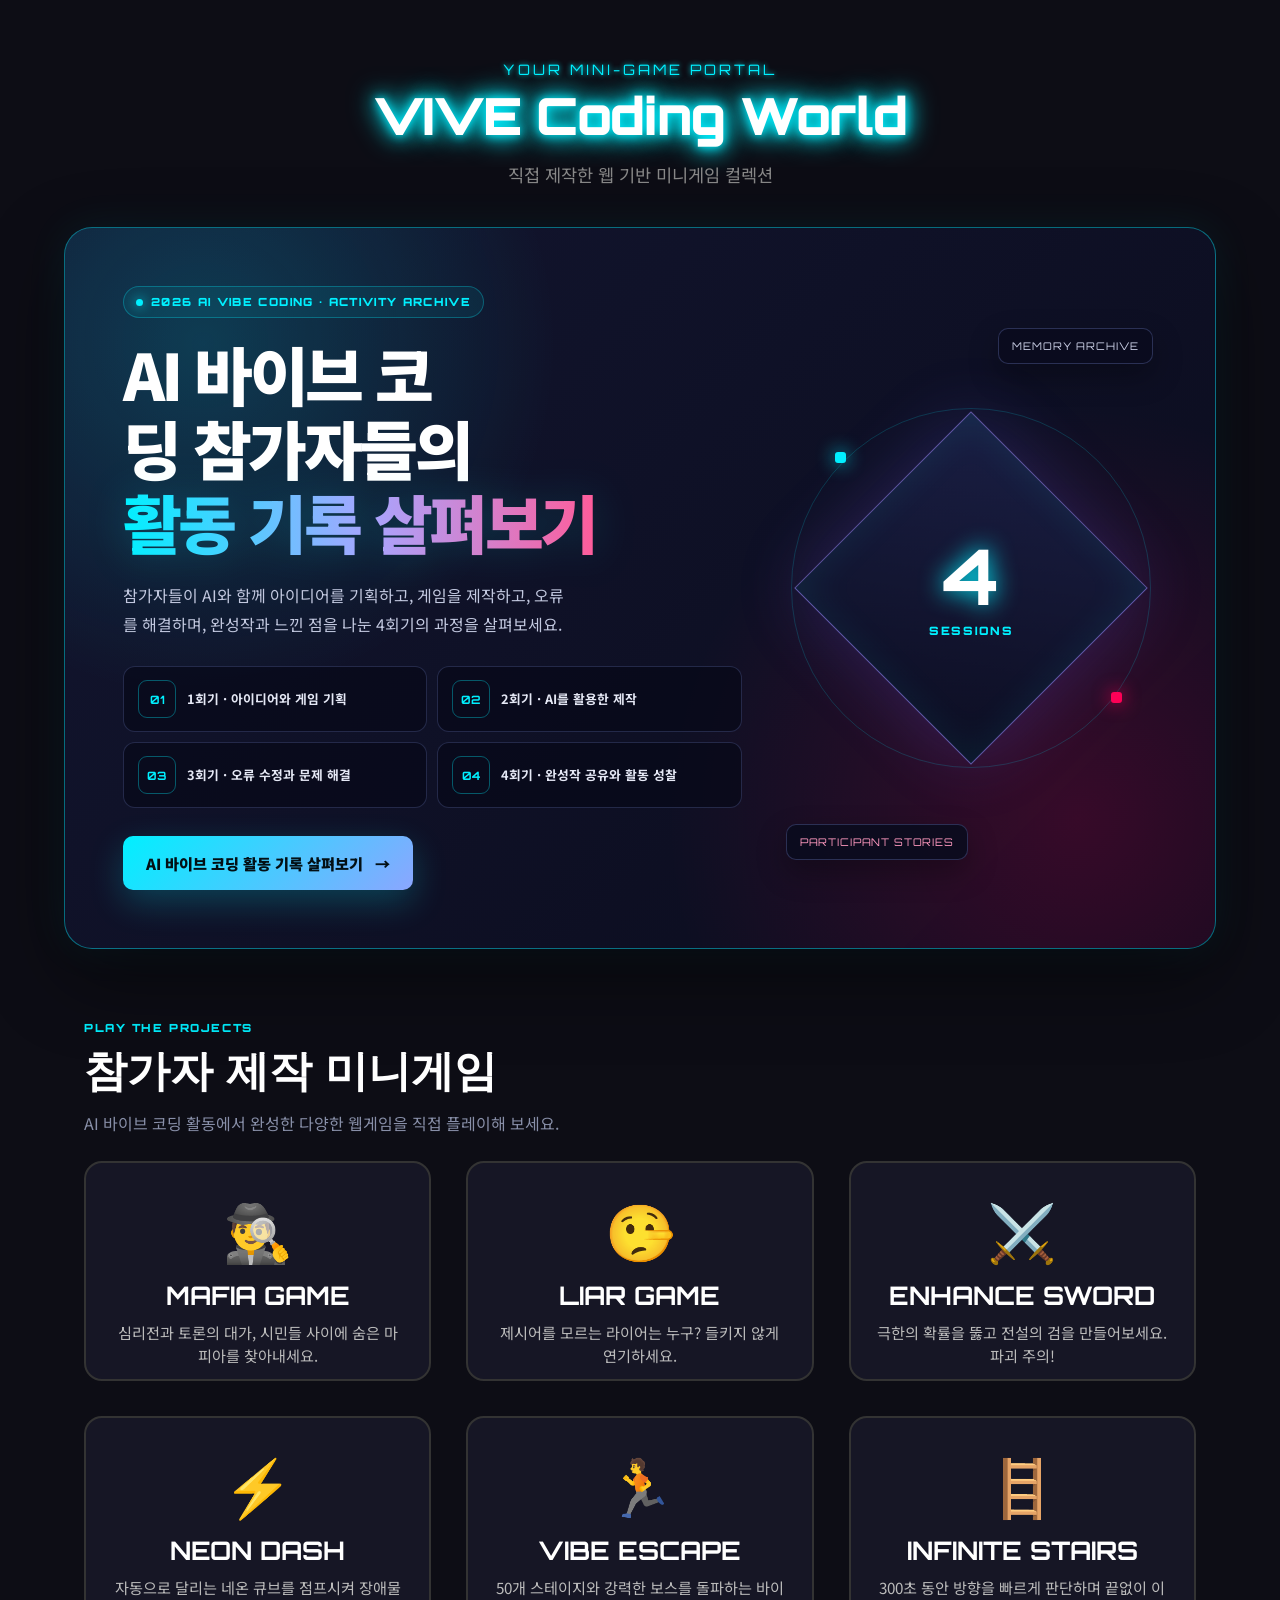
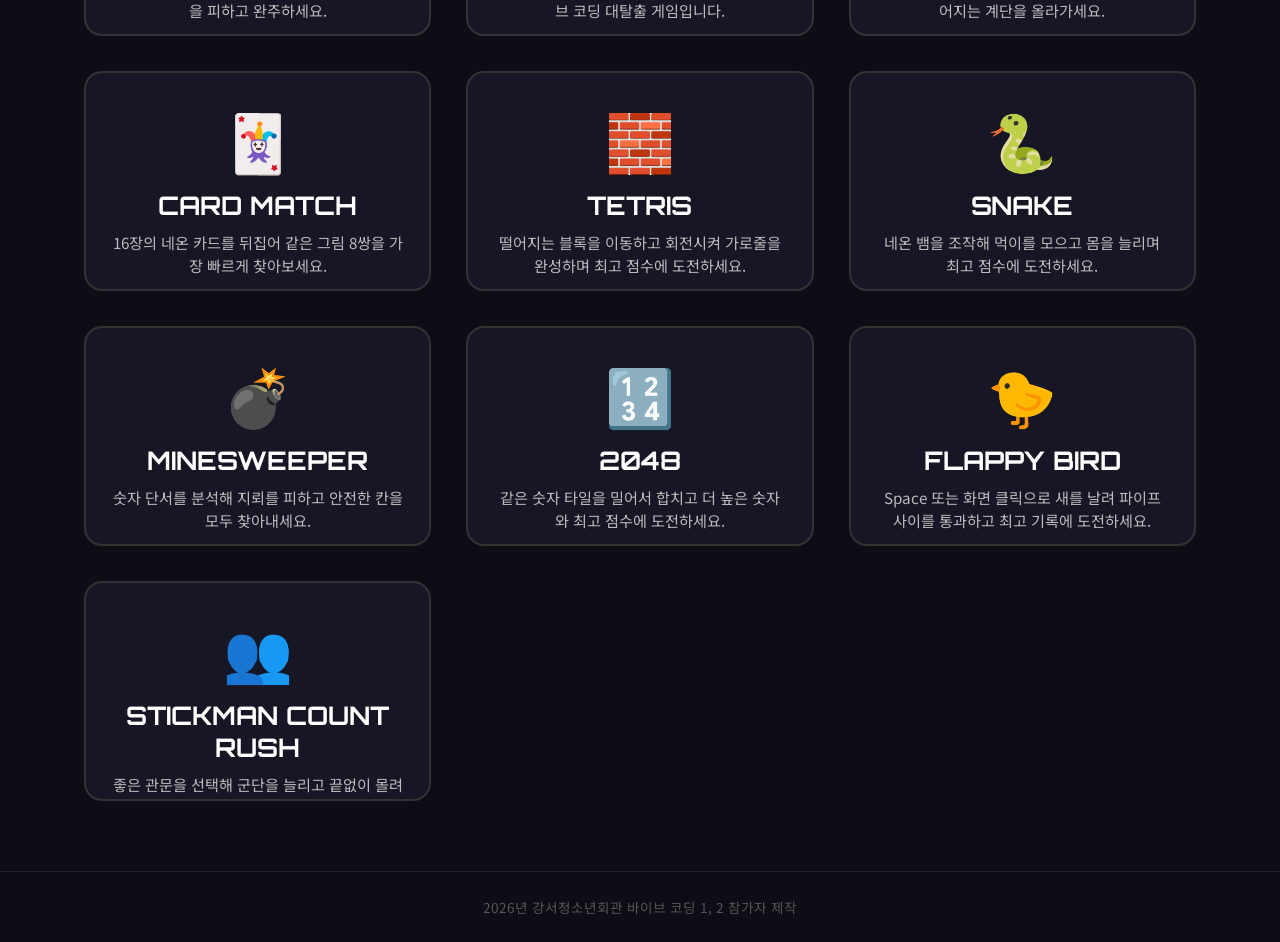
<file: index.html>
<!DOCTYPE html>
<html lang="ko">
<head>
    <meta charset="UTF-8">
    <meta name="viewport" content="width=device-width, initial-scale=1.0">
    <title>VIVE Coding World - 미니게임 아케이드</title>
    <!-- 구글 폰트 (네온/사이버펑크 스타일에 어울림) -->
    <link href="https://fonts.googleapis.com/css2?family=Orbitron:wght@500;900&family=Noto+Sans+KR:wght@400;700&display=swap" rel="stylesheet">
    <style>
        :root {
            --bg-color: #0d0d15;
            --text-color: #ffffff;
            --neon-primary: #00f0ff; /* 청록색 네온 */
            --neon-secondary: #ff0055; /* 핑크색 네온 */
            --card-bg: #161625;
            --border-color: #333;
        }

        * {
            box-sizing: border-box;
            margin: 0;
            padding: 0;
            user-select: none; /* 텍스트 선택 방지 */
        }

        body {
            background-color: var(--bg-color);
            color: var(--text-color);
            font-family: 'Noto Sans KR', sans-serif;
            margin: 0;
            padding: 0;
            display: flex;
            flex-direction: column;
            align-items: center;
            min-height: 100vh;
        }

        header {
            margin-top: 60px;
            margin-bottom: 40px;
            text-align: center;
        }

        header p.brand {
            font-family: 'Orbitron', sans-serif;
            font-size: 0.9rem;
            color: var(--neon-primary);
            letter-spacing: 3px;
            text-shadow: 0 0 5px var(--neon-primary);
            margin-bottom: 5px;
        }

        h1 {
            font-family: 'Orbitron', sans-serif;
            font-size: 3.2rem;
            font-weight: 900;
            color: white;
            text-shadow: 0 0 10px var(--neon-primary), 0 0 20px var(--neon-primary), 0 0 30px var(--neon-primary);
            margin: 0;
            letter-spacing: -1px;
        }

        .subtitle {
            color: #888;
            font-size: 1.1rem;
            margin-top: 15px;
            font-weight: 400;
        }

        /* AI 바이브 코딩 활동 기록 대표 영역 */
        .featured-archive {
            position: relative;
            display: grid;
            grid-template-columns: minmax(0, 1.25fr) minmax(300px, 0.75fr);
            gap: 44px;
            width: 90%;
            max-width: 1200px;
            margin: 0 auto 72px;
            padding: clamp(32px, 5vw, 58px);
            overflow: hidden;
            border: 1px solid rgba(0, 240, 255, 0.42);
            border-radius: 28px;
            background:
                linear-gradient(135deg, rgba(18, 21, 48, 0.97), rgba(10, 11, 28, 0.98)),
                var(--card-bg);
            box-shadow: 0 28px 80px rgba(0, 0, 0, 0.48), 0 0 40px rgba(0, 240, 255, 0.08);
        }

        .featured-archive::before {
            position: absolute;
            inset: 0;
            content: '';
            pointer-events: none;
            background:
                radial-gradient(circle at 12% 16%, rgba(0, 240, 255, 0.18), transparent 30%),
                radial-gradient(circle at 88% 82%, rgba(255, 0, 85, 0.18), transparent 35%);
        }

        .archive-content, .archive-visual {
            position: relative;
            z-index: 1;
        }

        .archive-badge {
            display: inline-flex;
            align-items: center;
            gap: 8px;
            margin-bottom: 18px;
            padding: 8px 12px;
            border: 1px solid rgba(0, 240, 255, 0.28);
            border-radius: 999px;
            color: var(--neon-primary);
            background: rgba(0, 240, 255, 0.07);
            font-family: 'Orbitron', sans-serif;
            font-size: 0.7rem;
            font-weight: 900;
            letter-spacing: 0.12em;
        }

        .archive-badge::before {
            width: 7px;
            height: 7px;
            content: '';
            border-radius: 50%;
            background: var(--neon-primary);
            box-shadow: 0 0 12px var(--neon-primary);
        }

        .featured-archive h2 {
            max-width: 720px;
            margin: 0;
            font-family: 'Noto Sans KR', sans-serif;
            font-size: clamp(2.1rem, 5vw, 4.15rem);
            font-weight: 900;
            line-height: 1.16;
            letter-spacing: -0.055em;
            text-wrap: balance;
        }

        .featured-archive h2 span {
            color: transparent;
            background: linear-gradient(90deg, var(--neon-primary), #a8a5ff 52%, #ff5c9a);
            -webkit-background-clip: text;
            background-clip: text;
            filter: drop-shadow(0 0 20px rgba(0, 240, 255, 0.18));
        }

        .archive-description {
            max-width: 690px;
            margin: 22px 0 0;
            color: #c2c8df;
            font-size: 1rem;
            line-height: 1.8;
            text-wrap: balance;
        }

        .archive-sessions {
            display: grid;
            grid-template-columns: repeat(2, minmax(0, 1fr));
            gap: 10px;
            margin: 28px 0;
        }

        .session-step {
            display: grid;
            min-width: 0;
            padding: 13px 14px;
            grid-template-columns: auto 1fr;
            align-items: center;
            gap: 11px;
            border: 1px solid rgba(143, 163, 255, 0.2);
            border-radius: 12px;
            background: rgba(7, 9, 23, 0.66);
        }

        .session-step strong {
            display: grid;
            width: 38px;
            height: 38px;
            place-items: center;
            border: 1px solid rgba(0, 240, 255, 0.34);
            border-radius: 9px;
            color: var(--neon-primary);
            font-family: 'Orbitron', sans-serif;
            font-size: 0.72rem;
        }

        .session-step span {
            min-width: 0;
            color: #e5e8f5;
            font-size: 0.8rem;
            font-weight: 700;
            line-height: 1.45;
        }

        .archive-cta {
            display: inline-flex;
            min-height: 54px;
            padding: 15px 23px;
            align-items: center;
            justify-content: center;
            gap: 12px;
            border-radius: 10px;
            color: #031015;
            background: linear-gradient(135deg, var(--neon-primary), #8ba6ff);
            box-shadow: 0 12px 34px rgba(0, 240, 255, 0.22);
            font-size: 0.95rem;
            font-weight: 900;
            text-decoration: none;
            transition: transform 0.2s ease, box-shadow 0.2s ease;
        }

        .archive-cta:hover {
            transform: translateY(-3px);
            box-shadow: 0 16px 42px rgba(0, 240, 255, 0.34);
        }

        .archive-visual {
            display: grid;
            min-height: 390px;
            place-items: center;
        }

        .archive-orbit {
            position: absolute;
            width: min(100%, 360px);
            aspect-ratio: 1;
            border: 1px solid rgba(0, 240, 255, 0.17);
            border-radius: 50%;
            animation: archive-spin 24s linear infinite;
        }

        .archive-orbit::before, .archive-orbit::after {
            position: absolute;
            width: 11px;
            height: 11px;
            content: '';
            border-radius: 3px;
            background: var(--neon-primary);
            box-shadow: 0 0 18px var(--neon-primary);
        }

        .archive-orbit::before { top: 12%; left: 12%; }
        .archive-orbit::after { right: 8%; bottom: 18%; background: var(--neon-secondary); box-shadow: 0 0 18px var(--neon-secondary); }

        .archive-core {
            position: relative;
            display: grid;
            width: min(72%, 250px);
            aspect-ratio: 1;
            place-items: center;
            transform: rotate(45deg);
            border: 1px solid rgba(159, 137, 255, 0.55);
            background: linear-gradient(145deg, rgba(26, 31, 69, 0.94), rgba(12, 14, 34, 0.98));
            box-shadow: 0 0 70px rgba(109, 97, 255, 0.22), inset 0 0 38px rgba(0, 240, 255, 0.08);
        }

        .archive-core-inner {
            transform: rotate(-45deg);
            text-align: center;
        }

        .archive-core-inner strong {
            display: block;
            color: white;
            font-family: 'Orbitron', sans-serif;
            font-size: clamp(3rem, 7vw, 4.8rem);
            line-height: 1;
            text-shadow: 0 0 24px var(--neon-primary);
        }

        .archive-core-inner span {
            display: block;
            margin-top: 8px;
            color: var(--neon-primary);
            font-family: 'Orbitron', sans-serif;
            font-size: 0.72rem;
            font-weight: 900;
            letter-spacing: 0.15em;
        }

        .archive-stat {
            position: absolute;
            padding: 10px 13px;
            border: 1px solid rgba(143, 163, 255, 0.24);
            border-radius: 10px;
            color: #ccd1e7;
            background: rgba(10, 12, 30, 0.9);
            box-shadow: 0 12px 30px rgba(0, 0, 0, 0.3);
            font-family: 'Orbitron', sans-serif;
            font-size: 0.66rem;
            letter-spacing: 0.08em;
        }

        .archive-stat.top { top: 7%; right: 1%; }
        .archive-stat.bottom { bottom: 5%; left: 0; color: #ff99bf; }

        .arcade-section-heading {
            width: 90%;
            max-width: 1200px;
            margin: 0 auto 4px;
            padding: 0 20px;
        }

        .arcade-section-heading p:first-child {
            margin: 0 0 7px;
            color: var(--neon-primary);
            font-family: 'Orbitron', sans-serif;
            font-size: 0.7rem;
            font-weight: 900;
            letter-spacing: 0.14em;
        }

        .arcade-section-heading h2 {
            margin: 0;
            font-family: 'Orbitron', sans-serif;
            font-size: clamp(1.8rem, 4vw, 2.7rem);
        }

        .arcade-section-heading .section-copy {
            margin: 10px 0 0;
            color: #888fa8;
            line-height: 1.6;
        }

        @keyframes archive-spin { to { transform: rotate(360deg); } }

        /* 게임 리스트 컨테이너 */
        .game-container {
            display: grid;
            grid-template-columns: repeat(auto-fit, minmax(300px, 1fr));
            gap: 35px;
            width: 90%;
            max-width: 1200px;
            padding: 20px;
            margin-bottom: 50px;
        }

        /* 게임 선택 카드 스타일 */
        .game-card {
            background-color: var(--card-bg);
            border: 2px solid var(--border-color);
            border-radius: 18px;
            padding: 25px;
            text-align: center;
            transition: all 0.3s cubic-bezier(0.25, 0.46, 0.45, 0.94);
            cursor: pointer;
            text-decoration: none; /* 링크 밑줄 제거 */
            color: inherit;
            display: flex;
            flex-direction: column;
            justify-content: space-between;
            height: 220px; /* 카드 높이 통일 */
            position: relative;
            overflow: hidden;
        }

        /* 카드 호버 효과 (네온 Primary) */
        .game-card:hover {
            transform: translateY(-10px);
            border-color: var(--neon-primary);
            box-shadow: 0 10px 20px rgba(0, 240, 255, 0.3);
        }

        /* 특정 카드에 다른 네온 색상을 주고 싶을 때 (.secondary 클래스 사용) */
        .game-card.secondary:hover {
            border-color: var(--neon-secondary);
            box-shadow: 0 10px 20px rgba(255, 0, 85, 0.3);
        }

        .game-icon {
            font-size: 3.5rem;
            margin-bottom: 10px;
        }

        .game-title {
            font-family: 'Orbitron', sans-serif;
            font-size: 1.6rem;
            font-weight: 700;
            margin: 10px 0;
            color: white;
        }

        .game-desc {
            font-size: 0.95rem;
            color: #bbb;
            margin-bottom: 20px;
            flex-grow: 1; /* 설명 부문이 남은 공간 채움 */
            line-height: 1.5;
        }

        .play-btn {
            background: transparent;
            border: 1px solid var(--neon-primary);
            color: var(--neon-primary);
            padding: 12px 24px;
            border-radius: 6px;
            font-weight: bold;
            font-family: 'Orbitron', sans-serif;
            font-size: 0.9rem;
            letter-spacing: 1px;
            transition: all 0.3s ease;
        }

        .game-card:hover .play-btn {
            background-color: var(--neon-primary);
            color: #000;
            box-shadow: 0 0 10px var(--neon-primary);
        }
        
        /* secondary 색상 버튼 스타일 */
        .game-card.secondary .play-btn {
            border-color: var(--neon-secondary);
            color: var(--neon-secondary);
        }
        .game-card.secondary:hover .play-btn {
            background-color: var(--neon-secondary);
            color: #fff;
            box-shadow: 0 0 10px var(--neon-secondary);
        }

        footer {
            margin-top: auto; /* 하단 고정 */
            padding: 25px;
            color: #555;
            font-size: 0.85rem;
            border-top: 1px solid #222;
            width: 100%;
            text-align: center;
        }
        
        footer a {
            color: #777;
            text-decoration: none;
        }
        footer a:hover {
            color: var(--neon-primary);
        }

        @media (max-width: 880px) {
            header { margin-top: 44px; margin-bottom: 32px; }
            .featured-archive { grid-template-columns: 1fr; gap: 24px; }
            .archive-visual { min-height: 300px; }
            .archive-orbit { width: min(75vw, 310px); }
        }

        @media (max-width: 560px) {
            h1 { font-size: clamp(2rem, 11vw, 3rem); }
            .subtitle { font-size: 0.9rem; }
            .featured-archive { width: calc(100% - 24px); margin-bottom: 52px; padding: 26px 18px; border-radius: 20px; }
            .featured-archive h2 { font-size: clamp(2rem, 10vw, 2.8rem); }
            .archive-description { font-size: 0.9rem; }
            .archive-sessions { grid-template-columns: 1fr; }
            .archive-cta { width: 100%; padding-inline: 14px; font-size: 0.84rem; text-align: center; }
            .archive-visual { min-height: 260px; }
            .archive-stat.top { right: 0; }
            .archive-stat.bottom { left: 0; }
            .arcade-section-heading { width: calc(100% - 4px); padding: 0 20px; }
            .game-container { width: 100%; grid-template-columns: 1fr; gap: 20px; }
        }

        @media (prefers-reduced-motion: reduce) {
            *, *::before, *::after { animation-duration: 0.01ms !important; animation-iteration-count: 1 !important; transition-duration: 0.01ms !important; }
        }
    </style>
</head>
<body>

    <header>
        <p class="brand">YOUR MINI-GAME PORTAL</p>
        <h1>VIVE Coding World</h1>
        <div class="subtitle">직접 제작한 웹 기반 미니게임 컬렉션</div>
    </header>

    <section class="featured-archive" aria-labelledby="featuredArchiveTitle">
        <div class="archive-content">
            <p class="archive-badge">2026 AI VIBE CODING · ACTIVITY ARCHIVE</p>
            <h2 id="featuredArchiveTitle" aria-label="AI 바이브 코딩 참가자들의 활동 기록 살펴보기">AI 바이브 코딩 참가자들의<br><span>활동 기록 살펴보기</span></h2>
            <p class="archive-description">참가자들이 AI와 함께 아이디어를 기획하고, 게임을 제작하고, 오류를 해결하며, 완성작과 느낀 점을 나눈 4회기의 과정을 살펴보세요.</p>

            <div class="archive-sessions" aria-label="AI 바이브 코딩 4회기 활동 과정">
                <div class="session-step"><strong>01</strong><span>1회기 · 아이디어와 게임 기획</span></div>
                <div class="session-step"><strong>02</strong><span>2회기 · AI를 활용한 제작</span></div>
                <div class="session-step"><strong>03</strong><span>3회기 · 오류 수정과 문제 해결</span></div>
                <div class="session-step"><strong>04</strong><span>4회기 · 완성작 공유와 활동 성찰</span></div>
            </div>

            <a class="archive-cta" href="games/memory_fragments/index.html">
                AI 바이브 코딩 활동 기록 살펴보기 <span aria-hidden="true">→</span>
            </a>
        </div>

        <div class="archive-visual" aria-hidden="true">
            <div class="archive-orbit"></div>
            <div class="archive-core">
                <div class="archive-core-inner"><strong>4</strong><span>SESSIONS</span></div>
            </div>
            <span class="archive-stat top">MEMORY ARCHIVE</span>
            <span class="archive-stat bottom">PARTICIPANT STORIES</span>
        </div>
    </section>

    <section class="arcade-section-heading" aria-labelledby="arcadeTitle">
        <p>PLAY THE PROJECTS</p>
        <h2 id="arcadeTitle">참가자 제작 미니게임</h2>
        <p class="section-copy">AI 바이브 코딩 활동에서 완성한 다양한 웹게임을 직접 플레이해 보세요.</p>
    </section>

    <main class="game-container">
        <!-- 게임 카드 1: 마피아 게임 -->
        <!-- href 경로: 'games/폴더명/index.html' 구조로 상대 경로 지정 -->
        <a href="games/mafia/index.html" class="game-card">
            <div class="game-content">
                <div class="game-icon">🕵️‍♂️</div>
                <div class="game-title">MAFIA GAME</div>
                <div class="game-desc">심리전과 토론의 대가, 시민들 사이에 숨은 마피아를 찾아내세요.</div>
            </div>
            <button class="play-btn">PLAY NOW</button>
        </a>

        <!-- 게임 카드 2: 라이어 게임 -->
        <!-- secondary 클래스를 추가하여 호버 시 핑크색 네온 효과 -->
        <a href="games/liar/index.html" class="game-card secondary">
            <div class="game-content">
                <div class="game-icon">🤥</div>
                <div class="game-title">LIAR GAME</div>
                <div class="game-desc">제시어를 모르는 라이어는 누구? 들키지 않게 연기하세요.</div>
            </div>
            <button class="play-btn">PLAY NOW</button>
        </a>

        <!-- 게임 카드 3: 검 강화하기 -->
        <a href="games/sword/index.html" class="game-card">
            <div class="game-content">
                <div class="game-icon">⚔️</div>
                <div class="game-title">ENHANCE SWORD</div>
                <div class="game-desc">극한의 확률을 뚫고 전설의 검을 만들어보세요. 파괴 주의!</div>
            </div>
            <button class="play-btn">PLAY NOW</button>
        </a>
        
        <!-- 게임 카드 4: 네온 대시 -->
        <a href="games/geometry_dash/index.html" class="game-card secondary">
            <div class="game-content">
                <div class="game-icon">⚡</div>
                <div class="game-title">NEON DASH</div>
                <div class="game-desc">자동으로 달리는 네온 큐브를 점프시켜 장애물을 피하고 완주하세요.</div>
            </div>
            <button class="play-btn">PLAY NOW</button>
        </a>

        <!-- 게임 카드 5: 바이브 코딩 대탈출 -->
        <a href="https://dkrnahs515-stack.github.io/gsyouth-exit-/" class="game-card" target="_blank" rel="noopener">
            <div class="game-content">
                <div class="game-icon">🏃</div>
                <div class="game-title">VIBE ESCAPE</div>
                <div class="game-desc">50개 스테이지와 강력한 보스를 돌파하는 바이브 코딩 대탈출 게임입니다.</div>
            </div>
            <button class="play-btn">PLAY NOW</button>
        </a>

        <!-- 게임 카드 6: 무한의 계단 -->
        <a href="games/infinite_stairs/index.html" class="game-card secondary">
            <div class="game-content">
                <div class="game-icon">🪜</div>
                <div class="game-title">INFINITE STAIRS</div>
                <div class="game-desc">300초 동안 방향을 빠르게 판단하며 끝없이 이어지는 계단을 올라가세요.</div>
            </div>
            <button class="play-btn">PLAY NOW</button>
        </a>

        <!-- 게임 카드 7: 카드 짝 맞추기 -->
        <a href="games/memory_match/index.html" class="game-card">
            <div class="game-content">
                <div class="game-icon">🃏</div>
                <div class="game-title">CARD MATCH</div>
                <div class="game-desc">16장의 네온 카드를 뒤집어 같은 그림 8쌍을 가장 빠르게 찾아보세요.</div>
            </div>
            <button class="play-btn">PLAY NOW</button>
        </a>

        <!-- 게임 카드 8: 테트리스 -->
        <a href="games/tetris/index.html" class="game-card secondary">
            <div class="game-content">
                <div class="game-icon">🧱</div>
                <div class="game-title">TETRIS</div>
                <div class="game-desc">떨어지는 블록을 이동하고 회전시켜 가로줄을 완성하며 최고 점수에 도전하세요.</div>
            </div>
            <button class="play-btn">PLAY NOW</button>
        </a>

        <!-- 게임 카드 9: 스네이크 -->
        <a href="games/snake/index.html" class="game-card">
            <div class="game-content">
                <div class="game-icon">🐍</div>
                <div class="game-title">SNAKE</div>
                <div class="game-desc">네온 뱀을 조작해 먹이를 모으고 몸을 늘리며 최고 점수에 도전하세요.</div>
            </div>
            <button class="play-btn">PLAY NOW</button>
        </a>

        <!-- 게임 카드 10: 지뢰찾기 -->
        <a href="games/minesweeper/index.html" class="game-card secondary">
            <div class="game-content">
                <div class="game-icon">💣</div>
                <div class="game-title">MINESWEEPER</div>
                <div class="game-desc">숫자 단서를 분석해 지뢰를 피하고 안전한 칸을 모두 찾아내세요.</div>
            </div>
            <button class="play-btn">PLAY NOW</button>
        </a>

        <!-- 게임 카드 11: 2048 -->
        <a href="games/2048/index.html" class="game-card">
            <div class="game-content">
                <div class="game-icon">🔢</div>
                <div class="game-title">2048</div>
                <div class="game-desc">같은 숫자 타일을 밀어서 합치고 더 높은 숫자와 최고 점수에 도전하세요.</div>
            </div>
            <button class="play-btn">PLAY NOW</button>
        </a>

        <!-- 게임 카드 12: 플래피 버드 -->
        <a href="games/flappy_bird/index.html" class="game-card secondary">
            <div class="game-content">
                <div class="game-icon">🐤</div>
                <div class="game-title">FLAPPY BIRD</div>
                <div class="game-desc">Space 또는 화면 클릭으로 새를 날려 파이프 사이를 통과하고 최고 기록에 도전하세요.</div>
            </div>
            <button class="play-btn">PLAY NOW</button>
        </a>

        <!-- 게임 카드 13: 스틱맨 카운트 러시 -->
        <a href="games/stickman_count_rush/index.html" class="game-card">
            <div class="game-content">
                <div class="game-icon">👥</div>
                <div class="game-title">STICKMAN COUNT RUSH</div>
                <div class="game-desc">좋은 관문을 선택해 군단을 늘리고 끝없이 몰려오는 적을 돌파하세요.</div>
            </div>
            <button class="play-btn">PLAY NOW</button>
        </a>

        <!-- 나중에 게임을 추가하려면 위 <a> 태그 블록을 복사해서 경로와 내용을 수정하면 됩니다. -->
    </main>

    <footer>
        <p>2026년 강서청소년회관 바이브 코딩 1, 2 참가자 제작</p>
    </footer>

</body>
</html>
</file>
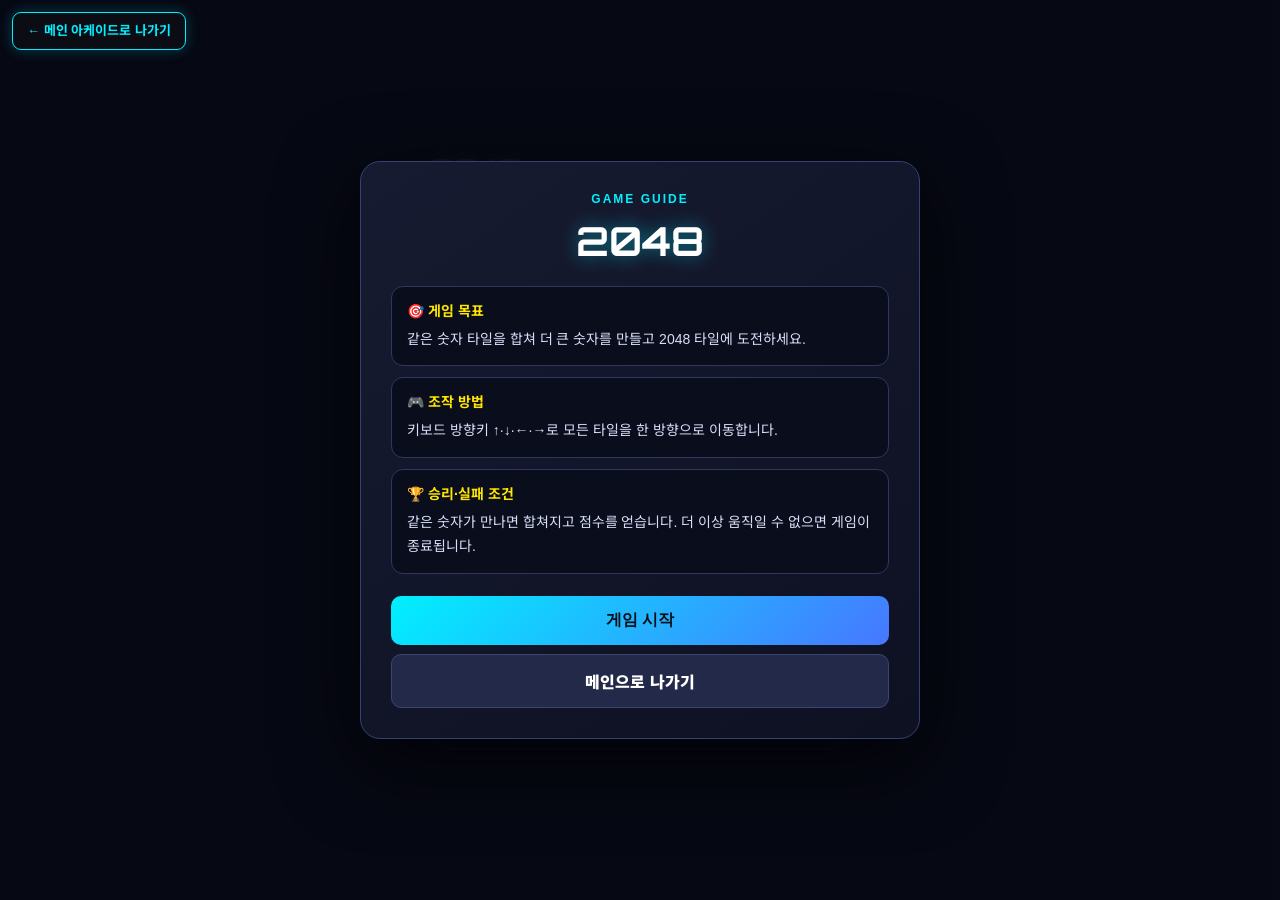
<file: games/2048/index.html>
<!DOCTYPE html>
<html lang="ko">
<head>
    <meta charset="UTF-8">
    <meta name="viewport" content="width=device-width, initial-scale=1.0">
    <title>2048 - VIVE Coding World</title>
    <link href="https://fonts.googleapis.com/css2?family=Orbitron:wght@500;900&family=Noto+Sans+KR:wght@400;700&display=swap" rel="stylesheet">
    <style>
        :root { --bg-color:#0d0d15;--panel-bg:#161625;--neon-primary:#00f0ff;--neon-secondary:#ff0055;--neon-yellow:#ffe600;--text-color:#fff }
        *{box-sizing:border-box;margin:0;padding:0;user-select:none}body{background:var(--bg-color);color:var(--text-color);font-family:'Noto Sans KR',sans-serif;min-height:100vh;display:flex;flex-direction:column;align-items:center;justify-content:center;padding:20px}.header-container{width:100%;max-width:420px;display:flex;justify-content:space-between;align-items:center;margin-bottom:20px}.btn-back{background:transparent;border:1px solid var(--neon-primary);color:var(--neon-primary);padding:8px 16px;border-radius:6px;font-weight:bold;text-decoration:none;font-size:.9rem;transition:.3s}.btn-back:hover{background:var(--neon-primary);color:#000;box-shadow:0 0 10px var(--neon-primary)}h1{font-family:'Orbitron',sans-serif;font-size:1.8rem;text-shadow:0 0 10px var(--neon-primary)}.game-wrapper{background:var(--panel-bg);border:2px solid rgba(0,240,255,.3);border-radius:18px;padding:20px;box-shadow:0 0 30px rgba(0,0,0,.8);display:flex;flex-direction:column;align-items:center;gap:15px}.score-board{display:flex;justify-content:space-around;width:100%;background:rgba(0,0,0,.4);padding:10px;border-radius:10px;font-family:'Orbitron',sans-serif}.score-item{display:flex;flex-direction:column;align-items:center}.score-label{font-size:.75rem;color:#888}.score-value{font-size:1.2rem;font-weight:bold;color:var(--neon-yellow)}.grid{display:grid;grid-template-columns:repeat(4,80px);gap:10px;background:#000;padding:10px;border-radius:10px}.cell{width:80px;height:80px;background:#1f2238;border-radius:6px;display:flex;align-items:center;justify-content:center;font-size:1.5rem;font-weight:bold;font-family:'Orbitron',sans-serif}.btn-action{background:linear-gradient(135deg,var(--neon-primary),#0077ff);border:none;color:#000;padding:12px 30px;border-radius:25px;font-weight:bold;font-family:'Orbitron',sans-serif;cursor:pointer;transition:.2s;box-shadow:0 0 15px rgba(0,240,255,.4)}.btn-action:hover{transform:translateY(-2px);box-shadow:0 0 25px rgba(0,240,255,.7)}
    </style>
</head>
<body>
    <div class="header-container"><a href="../../index.html" class="btn-back">⬅ MAIN PORTAL</a><h1>2048</h1></div>
    <div class="game-wrapper">
        <div class="score-board"><div class="score-item"><span class="score-label">SCORE</span><span id="score" class="score-value">0</span></div></div>
        <div id="grid" class="grid"></div>
        <button class="btn-action" onclick="initGame()">RESTART GAME</button>
    </div>
    <script>
        const gridDisplay=document.getElementById('grid');
        const scoreDisplay=document.getElementById('score');
        let squares=[];let score=0;

        function createBoard(){gridDisplay.innerHTML='';squares=[];for(let i=0;i<16;i++){let square=document.createElement('div');square.classList.add('cell');square.innerHTML='';gridDisplay.appendChild(square);squares.push(square)}generate();generate()}
        function generate(){let randomNumber=Math.floor(Math.random()*squares.length);if(squares[randomNumber].innerHTML===''){squares[randomNumber].innerHTML=2;updateColors()}else generate()}
        function moveRight(){for(let i=0;i<16;i+=4){let row=[parseInt(squares[i].innerHTML)||0,parseInt(squares[i+1].innerHTML)||0,parseInt(squares[i+2].innerHTML)||0,parseInt(squares[i+3].innerHTML)||0];let filteredRow=row.filter(num=>num);let missing=4-filteredRow.length;let zeros=Array(missing).fill('');let newRow=zeros.concat(filteredRow);for(let j=0;j<4;j++)squares[i+j].innerHTML=newRow[j]||''}}
        function moveLeft(){for(let i=0;i<16;i+=4){let row=[parseInt(squares[i].innerHTML)||0,parseInt(squares[i+1].innerHTML)||0,parseInt(squares[i+2].innerHTML)||0,parseInt(squares[i+3].innerHTML)||0];let filteredRow=row.filter(num=>num);let missing=4-filteredRow.length;let zeros=Array(missing).fill('');let newRow=filteredRow.concat(zeros);for(let j=0;j<4;j++)squares[i+j].innerHTML=newRow[j]||''}}
        function combineRow(){for(let i=0;i<15;i++){if(i%4!==3&&squares[i].innerHTML===squares[i+1].innerHTML&&squares[i].innerHTML!==''){let combinedTotal=parseInt(squares[i].innerHTML)*2;squares[i].innerHTML=combinedTotal;squares[i+1].innerHTML='';score+=combinedTotal;scoreDisplay.innerText=score}}}
        function moveDown(){for(let i=0;i<4;i++){let column=[parseInt(squares[i].innerHTML)||0,parseInt(squares[i+4].innerHTML)||0,parseInt(squares[i+8].innerHTML)||0,parseInt(squares[i+12].innerHTML)||0];let filteredColumn=column.filter(num=>num);let missing=4-filteredColumn.length;let newColumn=Array(missing).fill('').concat(filteredColumn);squares[i].innerHTML=newColumn[0]||'';squares[i+4].innerHTML=newColumn[1]||'';squares[i+8].innerHTML=newColumn[2]||'';squares[i+12].innerHTML=newColumn[3]||''}}
        function moveUp(){for(let i=0;i<4;i++){let column=[parseInt(squares[i].innerHTML)||0,parseInt(squares[i+4].innerHTML)||0,parseInt(squares[i+8].innerHTML)||0,parseInt(squares[i+12].innerHTML)||0];let filteredColumn=column.filter(num=>num);let missing=4-filteredColumn.length;let newColumn=filteredColumn.concat(Array(missing).fill(''));squares[i].innerHTML=newColumn[0]||'';squares[i+4].innerHTML=newColumn[1]||'';squares[i+8].innerHTML=newColumn[2]||'';squares[i+12].innerHTML=newColumn[3]||''}}
        function combineColumn(){for(let i=0;i<12;i++){if(squares[i].innerHTML===squares[i+4].innerHTML&&squares[i].innerHTML!==''){let combinedTotal=parseInt(squares[i].innerHTML)*2;squares[i].innerHTML=combinedTotal;squares[i+4].innerHTML='';score+=combinedTotal;scoreDisplay.innerText=score}}}
        function control(e){if(e.keyCode===39){moveRight();combineRow();moveRight();generate()}else if(e.keyCode===37){moveLeft();combineRow();moveLeft();generate()}else if(e.keyCode===38){moveUp();combineColumn();moveUp();generate()}else if(e.keyCode===40){moveDown();combineColumn();moveDown();generate()}updateColors()}
        function updateColors(){squares.forEach(square=>{let val=square.innerHTML;if(!val)square.style.background='#1f2238';else if(val==2)square.style.background='#2a2e45';else if(val==4)square.style.background='#00f0ff';else if(val==8)square.style.background='#00ff66';else if(val==16)square.style.background='#ffe600';else if(val==32)square.style.background='#ff0055';else square.style.background='#b5179e'})}
        document.addEventListener('keyup',control);
        function initGame(){score=0;scoreDisplay.innerText=0;createBoard()}
        initGame();
    </script>
    <script src="../common/game-shell.js" data-title="2048" data-goal="같은 숫자 타일을 합쳐 더 큰 숫자를 만들고 2048 타일에 도전하세요." data-controls="키보드 방향키 ↑·↓·←·→로 모든 타일을 한 방향으로 이동합니다." data-result="같은 숫자가 만나면 합쳐지고 점수를 얻습니다. 더 이상 움직일 수 없으면 게임이 종료됩니다." data-start="initGame"></script>
</body>
</html>
</file>
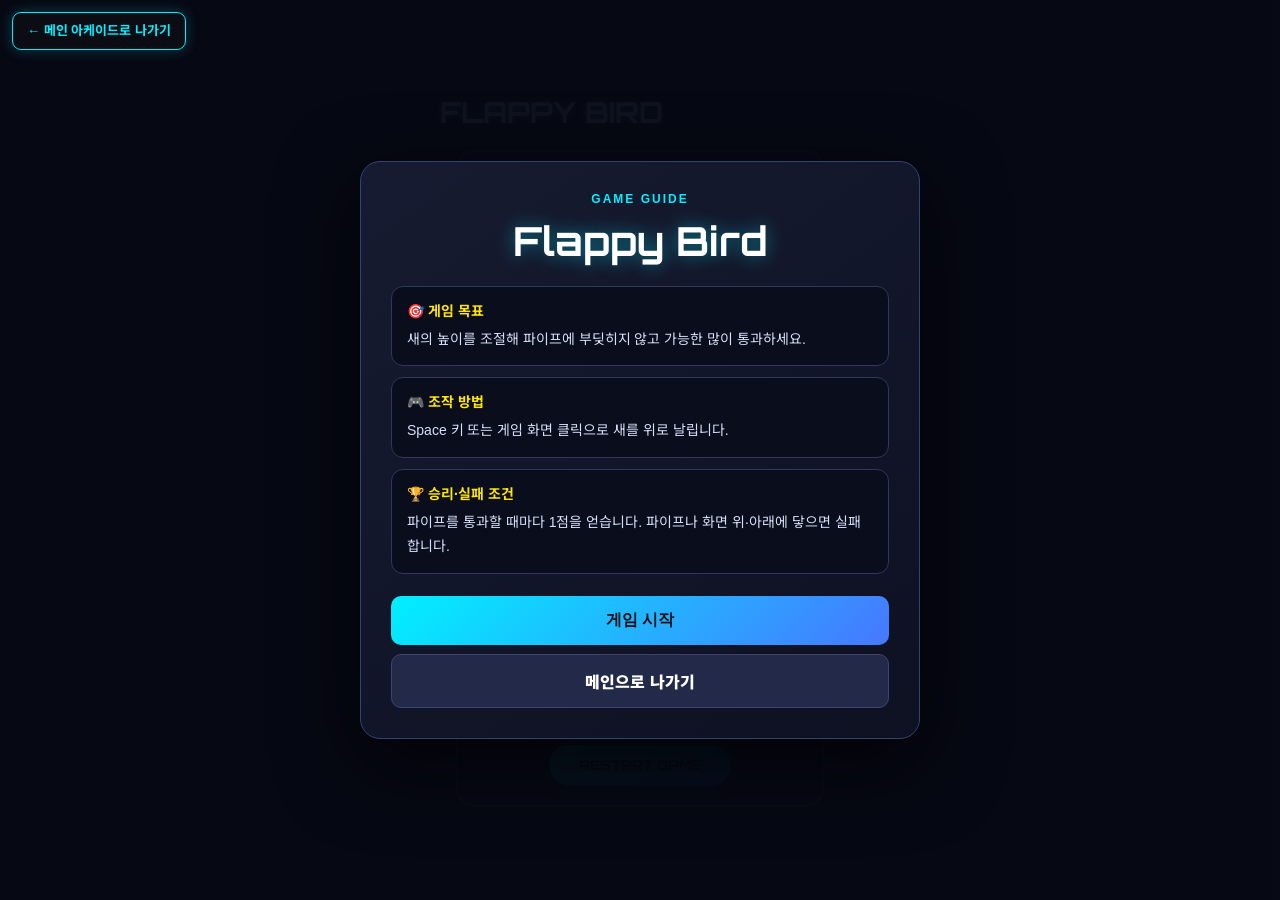
<file: games/flappy_bird/index.html>
<!DOCTYPE html>
<html lang="ko">
<head>
    <meta charset="UTF-8">
    <meta name="viewport" content="width=device-width, initial-scale=1.0">
    <title>플래피 버드 - VIVE Coding World</title>
    <link href="https://fonts.googleapis.com/css2?family=Orbitron:wght@500;900&family=Noto+Sans+KR:wght@400;700&display=swap" rel="stylesheet">
    <style>
        :root{--bg-color:#0d0d15;--panel-bg:#161625;--neon-primary:#00f0ff;--neon-secondary:#ff0055;--neon-yellow:#ffe600;--text-color:#fff}*{box-sizing:border-box;margin:0;padding:0;user-select:none}body{background:var(--bg-color);color:var(--text-color);font-family:'Noto Sans KR',sans-serif;min-height:100vh;display:flex;flex-direction:column;align-items:center;justify-content:center;padding:20px}.header-container{width:100%;max-width:400px;display:flex;justify-content:space-between;align-items:center;margin-bottom:20px}.btn-back{background:transparent;border:1px solid var(--neon-primary);color:var(--neon-primary);padding:8px 16px;border-radius:6px;font-weight:bold;text-decoration:none;font-size:.9rem;transition:.3s}.btn-back:hover{background:var(--neon-primary);color:#000;box-shadow:0 0 10px var(--neon-primary)}h1{font-family:'Orbitron',sans-serif;font-size:1.8rem;text-shadow:0 0 10px var(--neon-primary)}.game-wrapper{background:var(--panel-bg);border:2px solid rgba(0,240,255,.3);border-radius:18px;padding:20px;box-shadow:0 0 30px rgba(0,0,0,.8);display:flex;flex-direction:column;align-items:center;gap:15px}.score-board{display:flex;justify-content:space-around;width:100%;background:rgba(0,0,0,.4);padding:10px;border-radius:10px;font-family:'Orbitron',sans-serif}.score-item{display:flex;flex-direction:column;align-items:center}.score-label{font-size:.75rem;color:#888}.score-value{font-size:1.2rem;font-weight:bold;color:var(--neon-yellow)}canvas{background:#000;border:2px solid rgba(255,255,255,.1);border-radius:8px;cursor:pointer}.btn-action{background:linear-gradient(135deg,var(--neon-primary),#0077ff);border:none;color:#000;padding:12px 30px;border-radius:25px;font-weight:bold;font-family:'Orbitron',sans-serif;cursor:pointer;transition:.2s;box-shadow:0 0 15px rgba(0,240,255,.4)}.btn-action:hover{transform:translateY(-2px);box-shadow:0 0 25px rgba(0,240,255,.7)}
    </style>
</head>
<body>
    <div class="header-container"><a href="../../index.html" class="btn-back">⬅ MAIN PORTAL</a><h1>FLAPPY BIRD</h1></div>
    <div class="game-wrapper">
        <div class="score-board">
            <div class="score-item"><span class="score-label">SCORE</span><span id="score" class="score-value">0</span></div>
            <div class="score-item"><span class="score-label">BEST</span><span id="best" class="score-value">0</span></div>
        </div>
        <canvas id="flappy" width="320" height="480"></canvas>
        <button class="btn-action" onclick="resetGame()">RESTART GAME</button>
    </div>
    <script>
        const canvas=document.getElementById('flappy');
        const ctx=canvas.getContext('2d');
        let bird={x:50,y:150,radius:12,velocity:0,gravity:.25,jump:-4.6};
        let pipes=[];let score=0;let bestScore=localStorage.getItem('flappy_best')||0;let frame=0;let isGameOver=false;
        document.getElementById('best').innerText=bestScore;
        function drawBird(){ctx.fillStyle='#ffe600';ctx.beginPath();ctx.arc(bird.x,bird.y,bird.radius,0,Math.PI*2);ctx.fill()}
        function updateBird(){bird.velocity+=bird.gravity;bird.y+=bird.velocity;if(bird.y+bird.radius>=canvas.height||bird.y-bird.radius<=0)gameOver()}
        function createPipe(){if(frame%100===0){let gap=120,minHeight=50,maxHeight=canvas.height-gap-minHeight;let topHeight=Math.floor(Math.random()*(maxHeight-minHeight+1))+minHeight;pipes.push({x:canvas.width,top:topHeight,bottom:canvas.height-topHeight-gap,passed:false})}}
        function updatePipes(){for(let i=0;i<pipes.length;i++){let p=pipes[i];p.x-=2;if(bird.x+bird.radius>p.x&&bird.x-bird.radius<p.x+50&&(bird.y-bird.radius<p.top||bird.y+bird.radius>canvas.height-p.bottom))gameOver();if(p.x+50<bird.x&&!p.passed){p.passed=true;score++;document.getElementById('score').innerText=score;if(score>bestScore){bestScore=score;localStorage.setItem('flappy_best',bestScore);document.getElementById('best').innerText=bestScore}}}if(pipes.length>0&&pipes[0].x< -50)pipes.shift()}
        function drawPipes(){ctx.fillStyle='#00ff66';pipes.forEach(p=>{ctx.fillRect(p.x,0,50,p.top);ctx.fillRect(p.x,canvas.height-p.bottom,50,p.bottom)})}
        function gameOver(){isGameOver=true}
        function resetGame(){bird.y=150;bird.velocity=0;pipes=[];score=0;frame=0;isGameOver=false;document.getElementById('score').innerText=score}
        function loop(){ctx.fillStyle='#000';ctx.fillRect(0,0,canvas.width,canvas.height);if(!isGameOver){updateBird();createPipe();updatePipes();frame++}drawPipes();drawBird();requestAnimationFrame(loop)}
        window.addEventListener('keydown',e=>{if(e.code==='Space'){if(isGameOver)resetGame();else bird.velocity=bird.jump}});
        canvas.addEventListener('click',()=>{if(isGameOver)resetGame();else bird.velocity=bird.jump});
        loop();
    </script>
    <script src="../common/game-shell.js" data-title="Flappy Bird" data-goal="새의 높이를 조절해 파이프에 부딪히지 않고 가능한 많이 통과하세요." data-controls="Space 키 또는 게임 화면 클릭으로 새를 위로 날립니다." data-result="파이프를 통과할 때마다 1점을 얻습니다. 파이프나 화면 위·아래에 닿으면 실패합니다." data-start="resetGame"></script>
</body>
</html>
</file>
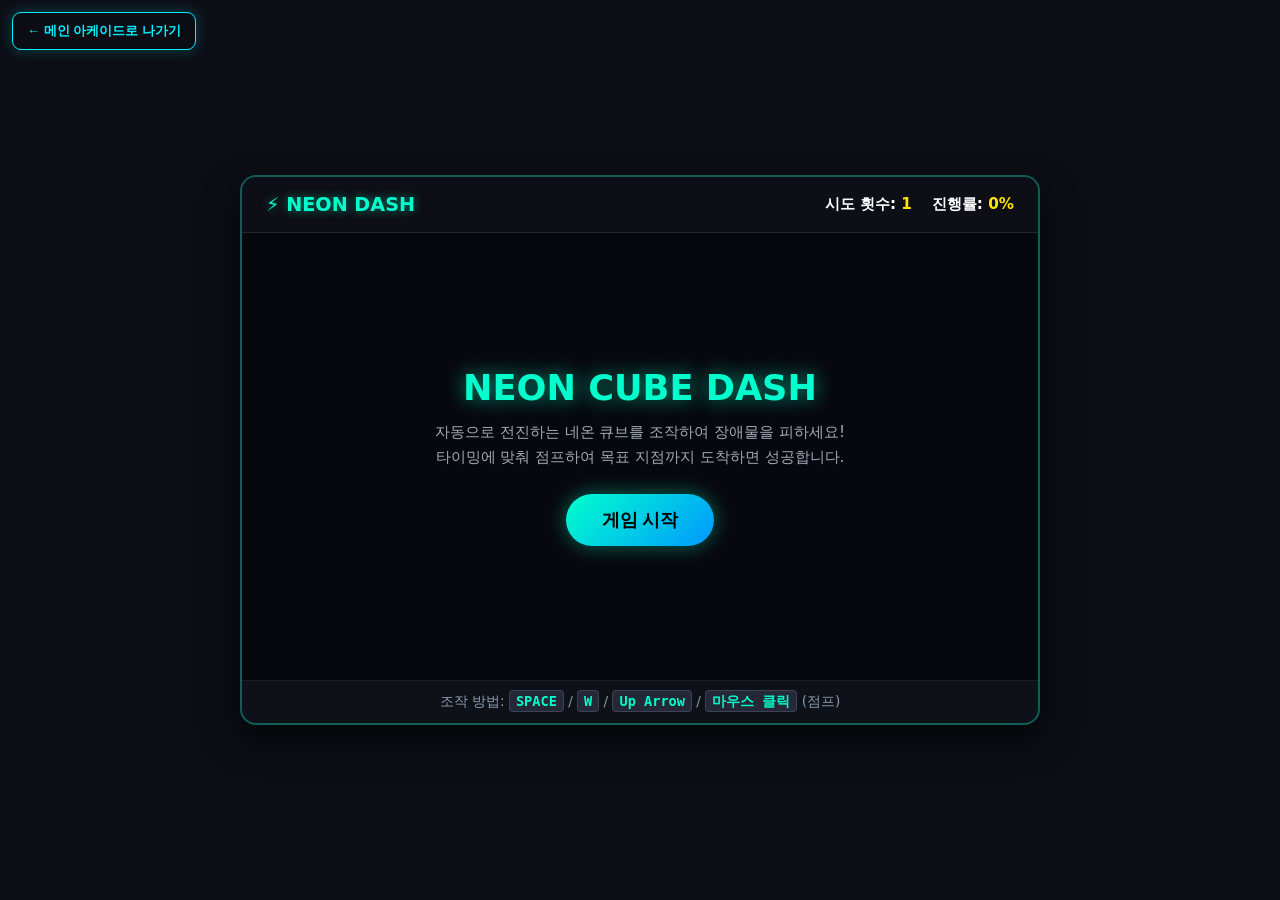
<file: games/geometry_dash/index.html>
<!DOCTYPE html>
<html lang="ko">
<head>
    <meta charset="UTF-8">
    <meta name="viewport" content="width=device-width, initial-scale=1.0">
    <title>네온 큐브 대시 (Geometry Dash Style)</title>
    <style>
        :root {
            --bg-color: #0d0e15;
            --panel-bg: #161824;
            --accent-green: #00ffcc;
            --accent-pink: #ff0055;
            --accent-yellow: #ffe600;
            --text-main: #ffffff;
        }

        * {
            box-sizing: border-box;
            margin: 0;
            padding: 0;
            user-select: none;
        }

        body {
            font-family: 'Pretendard', -apple-system, BlinkMacSystemFont, system-ui, Roboto, sans-serif;
            background-color: var(--bg-color);
            color: var(--text-main);
            display: flex;
            justify-content: center;
            align-items: center;
            min-height: 100vh;
            padding: 20px;
        }

        .game-container {
            width: 100%;
            max-width: 800px;
            background: var(--panel-bg);
            border-radius: 16px;
            box-shadow: 0 15px 35px rgba(0, 0, 0, 0.7);
            display: flex;
            flex-direction: column;
            position: relative;
            overflow: hidden;
            border: 2px solid rgba(0, 255, 204, 0.3);
        }

        .hud {
            padding: 16px 24px;
            display: flex;
            justify-content: space-between;
            align-items: center;
            background: rgba(0, 0, 0, 0.4);
            border-bottom: 1px solid rgba(255, 255, 255, 0.1);
            z-index: 5;
        }

        .title-text {
            font-size: 1.2rem;
            font-weight: 900;
            color: var(--accent-green);
            text-shadow: 0 0 10px rgba(0, 255, 204, 0.5);
        }

        .stats {
            display: flex;
            gap: 20px;
            font-weight: bold;
            font-size: 0.95rem;
        }

        .stat-val {
            color: var(--accent-yellow);
        }

        .canvas-area {
            position: relative;
            width: 100%;
            aspect-ratio: 16 / 9;
            background: #08090f;
        }

        canvas {
            width: 100%;
            height: 100%;
            display: block;
        }

        .controls-info {
            padding: 12px 20px;
            background: rgba(0, 0, 0, 0.3);
            text-align: center;
            font-size: 0.85rem;
            color: #8a99ad;
            border-top: 1px solid rgba(255, 255, 255, 0.05);
        }

        kbd {
            background: #252836;
            border: 1px solid #3d4259;
            border-radius: 4px;
            padding: 2px 6px;
            color: var(--accent-green);
            font-weight: bold;
        }

        .overlay {
            position: absolute;
            inset: 0;
            background: rgba(8, 9, 15, 0.85);
            backdrop-filter: blur(8px);
            display: flex;
            flex-direction: column;
            justify-content: center;
            align-items: center;
            padding: 30px;
            text-align: center;
            z-index: 10;
        }

        .overlay.hidden { display: none; }

        .overlay h1 {
            font-size: 2.2rem;
            color: var(--accent-green);
            margin-bottom: 12px;
            text-shadow: 0 0 20px rgba(0, 255, 204, 0.6);
        }

        .overlay p {
            font-size: 0.95rem;
            color: #a0aab8;
            line-height: 1.6;
            margin-bottom: 25px;
        }

        .btn-start {
            background: linear-gradient(135deg, #00ffcc, #0099ff);
            border: none;
            color: #000;
            padding: 14px 36px;
            border-radius: 30px;
            font-size: 1.1rem;
            font-weight: 900;
            cursor: pointer;
            box-shadow: 0 0 20px rgba(0, 255, 204, 0.4);
            transition: transform 0.1s, box-shadow 0.1s;
        }

        .btn-start:hover {
            transform: scale(1.05);
            box-shadow: 0 0 30px rgba(0, 255, 204, 0.7);
        }
    </style>
</head>
<body>

<div class="game-container">
    <div class="hud">
        <div class="title-text">⚡ NEON DASH</div>
        <div class="stats">
            <div>시도 횟수: <span id="attemptVal" class="stat-val">1</span></div>
            <div>진행률: <span id="progressVal" class="stat-val">0%</span></div>
        </div>
    </div>

    <div class="canvas-area">
        <canvas id="gameCanvas" width="800" height="450"></canvas>

        <div id="startOverlay" class="overlay">
            <h1>NEON CUBE DASH</h1>
            <p>
                자동으로 전진하는 네온 큐브를 조작하여 장애물을 피하세요!<br>
                타이밍에 맞춰 점프하여 목표 지점까지 도착하면 성공합니다.
            </p>
            <button class="btn-start" onclick="startGame()">게임 시작</button>
        </div>

        <div id="gameOverOverlay" class="overlay hidden">
            <h1 style="color: var(--accent-pink); text-shadow: 0 0 20px rgba(255,0,85,0.6);">CRASHED!</h1>
            <p id="deathInfo">진행률: 0%</p>
            <button class="btn-start" onclick="restartGame()">다시 시도 (Space)</button>
        </div>

        <div id="winOverlay" class="overlay hidden">
            <h1>LEVEL COMPLETE! 🎉</h1>
            <p id="winInfo">축하합니다! 스테이지를 완주했습니다.</p>
            <button class="btn-start" onclick="restartGame()">다시 플레이</button>
        </div>
    </div>

    <div class="controls-info">
        조작 방법: <kbd>SPACE</kbd> / <kbd>W</kbd> / <kbd>Up Arrow</kbd> / <kbd>마우스 클릭</kbd> (점프)
    </div>
</div>

<script>
    const canvas = document.getElementById('gameCanvas');
    const ctx = canvas.getContext('2d');

    const attemptVal = document.getElementById('attemptVal');
    const progressVal = document.getElementById('progressVal');
    const startOverlay = document.getElementById('startOverlay');
    const gameOverOverlay = document.getElementById('gameOverOverlay');
    const winOverlay = document.getElementById('winOverlay');
    const deathInfo = document.getElementById('deathInfo');

    // Web Audio API
    const AudioCtx = window.AudioContext || window.webkitAudioContext;
    let audioCtx = null;

    function initAudio() {
        if (!audioCtx) audioCtx = new AudioCtx();
    }

    function playSound(type) {
        initAudio();
        if (!audioCtx) return;

        const osc = audioCtx.createOscillator();
        const gain = audioCtx.createGain();
        osc.connect(gain);
        gain.connect(audioCtx.destination);
        const now = audioCtx.currentTime;

        if (type === 'jump') {
            osc.type = 'square';
            osc.frequency.setValueAtTime(150, now);
            osc.frequency.exponentialRampToValueAtTime(400, now + 0.12);
            gain.gain.setValueAtTime(0.15, now);
            gain.gain.exponentialRampToValueAtTime(0.01, now + 0.12);
            osc.start(now);
            osc.stop(now + 0.12);
        } else if (type === 'crash') {
            osc.type = 'sawtooth';
            osc.frequency.setValueAtTime(180, now);
            osc.frequency.exponentialRampToValueAtTime(40, now + 0.25);
            gain.gain.setValueAtTime(0.3, now);
            gain.gain.exponentialRampToValueAtTime(0.01, now + 0.25);
            osc.start(now);
            osc.stop(now + 0.25);
        } else if (type === 'win') {
            osc.type = 'triangle';
            osc.frequency.setValueAtTime(440, now);
            osc.frequency.setValueAtTime(554, now + 0.1);
            osc.frequency.setValueAtTime(659, now + 0.2);
            gain.gain.setValueAtTime(0.2, now);
            gain.gain.exponentialRampToValueAtTime(0.01, now + 0.4);
            osc.start(now);
            osc.stop(now + 0.4);
        }
    }

    // 게임 물리 및 설정 상수
    const GRAVITY = 1600;
    const JUMP_FORCE = -550;
    const SPEED = 380; // 스크롤 속도
    const FLOOR_Y = 360;
    const CUBE_SIZE = 36;
    const STAGE_LENGTH = 10000; // 스테이지 총 길 이

    let isPlaying = false;
    let attempts = 1;
    let cameraX = 0;
    let lastTime = 0;

    // 플레이어 객체
    const player = {
        x: 100,
        y: FLOOR_Y - CUBE_SIZE,
        vy: 0,
        rotation: 0,
        isGrounded: true
    };

    // 맵 데이터 (장애물/블록 위치 설정)
    // type: 'spike' (가시), 'block' (발판)
    let obstacles = [];
    let particles = [];

    function generateMap() {
        obstacles = [];
        
        // 맵 무작위/패턴 패턴 구성
        let x = 600;
        while (x < STAGE_LENGTH - 600) {
            const rand = Math.random();
            if (rand < 0.4) {
                // 단일 가시
                obstacles.push({ type: 'spike', x, y: FLOOR_Y, w: 36, h: 36 });
                x += 350 + Math.random() * 200;
            } else if (rand < 0.7) {
                // 이중 가시
                obstacles.push({ type: 'spike', x, y: FLOOR_Y, w: 36, h: 36 });
                obstacles.push({ type: 'spike', x: x + 36, y: FLOOR_Y, w: 36, h: 36 });
                x += 450 + Math.random() * 200;
            } else {
                // 블록 및 연계 가시
                obstacles.push({ type: 'block', x, y: FLOOR_Y - 40, w: 80, h: 40 });
                if (Math.random() < 0.5) {
                    obstacles.push({ type: 'spike', x: x + 20, y: FLOOR_Y - 40, w: 36, h: 36 });
                }
                x += 400 + Math.random() * 250;
            }
        }

        // 골인 지점 피니시 포탈
        obstacles.push({ type: 'portal', x: STAGE_LENGTH, y: FLOOR_Y - 120, w: 40, h: 120 });
    }

    // 입력 처리
    let jumpRequested = false;

    function handleJump() {
        if (!isPlaying) return;
        jumpRequested = true;
    }

    window.addEventListener('keydown', (e) => {
        if (e.code === 'Space' || e.code === 'KeyW' || e.code === 'ArrowUp') {
            e.preventDefault();
            if (!isPlaying && !gameOverOverlay.classList.contains('hidden')) {
                restartGame();
            } else {
                handleJump();
            }
        }
    });

    canvas.addEventListener('mousedown', handleJump);
    canvas.addEventListener('touchstart', (e) => {
        e.preventDefault();
        handleJump();
    }, { passive: false });

    function startGame() {
        initAudio();
        attempts = 1;
        attemptVal.innerText = attempts;
        startOverlay.classList.add('hidden');
        resetLevel();
    }

    function restartGame() {
        attempts++;
        attemptVal.innerText = attempts;
        gameOverOverlay.classList.add('hidden');
        winOverlay.classList.add('hidden');
        resetLevel();
    }

    function resetLevel() {
        generateMap();
        player.x = 100;
        player.y = FLOOR_Y - CUBE_SIZE;
        player.vy = 0;
        player.rotation = 0;
        player.isGrounded = true;
        cameraX = 0;
        particles = [];
        isPlaying = true;
        lastTime = performance.now();
        requestAnimationFrame(gameLoop);
    }

    function createExplosion(x, y) {
        for (let i = 0; i < 25; i++) {
            const angle = Math.random() * Math.PI * 2;
            const speed = 100 + Math.random() * 300;
            particles.push({
                x, y,
                vx: Math.cos(angle) * speed,
                vy: Math.sin(angle) * speed,
                size: 4 + Math.random() * 6,
                life: 0.4,
                maxLife: 0.4
            });
        }
    }

    function update(dt) {
        // 자동 전진
        player.x += SPEED * dt;
        cameraX = player.x - 150;

        // 점프 로직
        if (jumpRequested && player.isGrounded) {
            player.vy = JUMP_FORCE;
            player.isGrounded = false;
            playSound('jump');
        }
        jumpRequested = false;

        // 중력 적용
        player.vy += GRAVITY * dt;
        player.y += player.vy * dt;

        // 회전 애니메이션 (공중에 있을 때 90도 단위 회전)
        if (!player.isGrounded) {
            player.rotation += 450 * dt;
        } else {
            // 바닥 착지 시 가장 가까운 90도로 직각 보정
            player.rotation = Math.round(player.rotation / 90) * 90;
        }

        // 바닥 충돌 판정
        if (player.y >= FLOOR_Y - CUBE_SIZE) {
            player.y = FLOOR_Y - CUBE_SIZE;
            player.vy = 0;
            player.isGrounded = true;
        }

        // 블록 충돌 및 가시 충돌 체크
        obstacles.forEach(obs => {
            // AABB 충돌 검사
            if (
                player.x < obs.x + obs.w &&
                player.x + CUBE_SIZE > obs.x &&
                player.y < obs.y &&
                player.y + CUBE_SIZE > obs.y - obs.h
            ) {
                if (obs.type === 'spike') {
                    // 가시 충돌 -> 파괴 사망
                    crash();
                } else if (obs.type === 'block') {
                    // 블록 위 착지 검사
                    const prevY = player.y - player.vy * dt;
                    if (prevY + CUBE_SIZE <= obs.y - obs.h + 10) {
                        player.y = obs.y - obs.h - CUBE_SIZE;
                        player.vy = 0;
                        player.isGrounded = true;
                    } else {
                        // 측면 충돌 -> 사망
                        crash();
                    }
                } else if (obs.type === 'portal') {
                    // 완주 성공
                    win();
                }
            }
        });

        // 파티클 업데 이트
        particles.forEach(p => {
            p.x += p.vx * dt;
            p.y += p.vy * dt;
            p.life -= dt;
        });
        particles = particles.filter(p => p.life > 0);

        // 진행률 업데이트
        const prog = Math.min(100, Math.floor((player.x / STAGE_LENGTH) * 100));
        progressVal.innerText = `${prog}%`;
    }

    function crash() {
        if (!isPlaying) return;
        isPlaying = false;
        playSound('crash');
        createExplosion(player.x + CUBE_SIZE / 2, player.y + CUBE_SIZE / 2);
        
        deathInfo.innerText = `진행률: ${progressVal.innerText}`;
        setTimeout(() => {
            gameOverOverlay.classList.remove('hidden');
        }, 400);
    }

    function win() {
        if (!isPlaying) return;
        isPlaying = false;
        playSound('win');
        winOverlay.classList.remove('hidden');
    }

    function render() {
        ctx.clearRect(0, 0, canvas.width, canvas.height);

        ctx.save();
        ctx.translate(-cameraX, 0);

        // 배경 파동/그리드 연출
        ctx.strokeStyle = 'rgba(0, 255, 204, 0.05)';
        ctx.lineWidth = 1;
        const gridStart = Math.floor(cameraX / 50) * 50;
        for (let x = gridStart; x < gridStart + canvas.width + 50; x += 50) {
            ctx.beginPath(); ctx.moveTo(x, 0); ctx.lineTo(x, canvas.height); ctx.stroke();
        }

        // 바닥 그리기
        ctx.fillStyle = '#00ffcc';
        ctx.shadowColor = '#00ffcc';
        ctx.shadowBlur = 10;
        ctx.fillRect(cameraX, FLOOR_Y, canvas.width, 4);

        ctx.fillStyle = 'rgba(0, 255, 204, 0.1)';
        ctx.fillRect(cameraX, FLOOR_Y + 4, canvas.width, canvas.height - FLOOR_Y);

        // 장애물 그리기
        obstacles.forEach(obs => {
            if (obs.type === 'spike') {
                // 가시 (삼각형)
                ctx.fillStyle = '#ff0055';
                ctx.shadowColor = '#ff0055';
                ctx.shadowBlur = 12;
                ctx.beginPath();
                ctx.moveTo(obs.x, obs.y);
                ctx.lineTo(obs.x + obs.w / 2, obs.y - obs.h);
                ctx.lineTo(obs.x + obs.w, obs.y);
                ctx.closePath();
                ctx.fill();
            } else if (obs.type === 'block') {
                // 발판 블록
                ctx.fillStyle = '#161824';
                ctx.strokeStyle = '#00ffcc';
                ctx.lineWidth = 2;
                ctx.shadowColor = '#00ffcc';
                ctx.shadowBlur = 8;
                ctx.fillRect(obs.x, obs.y - obs.h, obs.w, obs.h);
                ctx.strokeRect(obs.x, obs.y - obs.h, obs.w, obs.h);
            } else if (obs.type === 'portal') {
                // 피니시 포탈
                ctx.fillStyle = '#ffe600';
                ctx.shadowColor = '#ffe600';
                ctx.shadowBlur = 20;
                ctx.fillRect(obs.x, obs.y, obs.w, obs.h);
            }
        });

        // 파티클 그리기
        particles.forEach(p => {
            ctx.fillStyle = '#ff0055';
            ctx.shadowColor = '#ff0055';
            ctx.shadowBlur = 10;
            ctx.globalAlpha = p.life / p.maxLife;
            ctx.fillRect(p.x, p.y, p.size, p.size);
            ctx.globalAlpha = 1.0;
        });

        // 플레이어 (네온 큐브) 그리기
        if (isPlaying) {
            ctx.save();
            ctx.translate(player.x + CUBE_SIZE / 2, player.y + CUBE_SIZE / 2);
            ctx.rotate((player.rotation * Math.PI) / 180);

            ctx.fillStyle = '#00ffcc';
            ctx.shadowColor = '#00ffcc';
            ctx.shadowBlur = 15;
            ctx.fillRect(-CUBE_SIZE / 2, -CUBE_SIZE / 2, CUBE_SIZE, CUBE_SIZE);

            // 내부 정사각형 디테일
            ctx.fillStyle = '#08090f';
            ctx.fillRect(-CUBE_SIZE / 4, -CUBE_SIZE / 4, CUBE_SIZE / 2, CUBE_SIZE / 2);

            ctx.restore();
        }

        ctx.restore();
    }

    function gameLoop(timestamp) {
        if (!isPlaying && particles.length === 0) return;

        const dt = (timestamp - lastTime) / 1000;
        lastTime = timestamp;

        if (dt < 0.1) {
            if (isPlaying) update(dt);
            render();
        }

        requestAnimationFrame(gameLoop);
    }
</script>

    <script src="../common/game-shell.js" data-title="네온 대시" data-intro="false"></script>
</body>
</html>
</file>
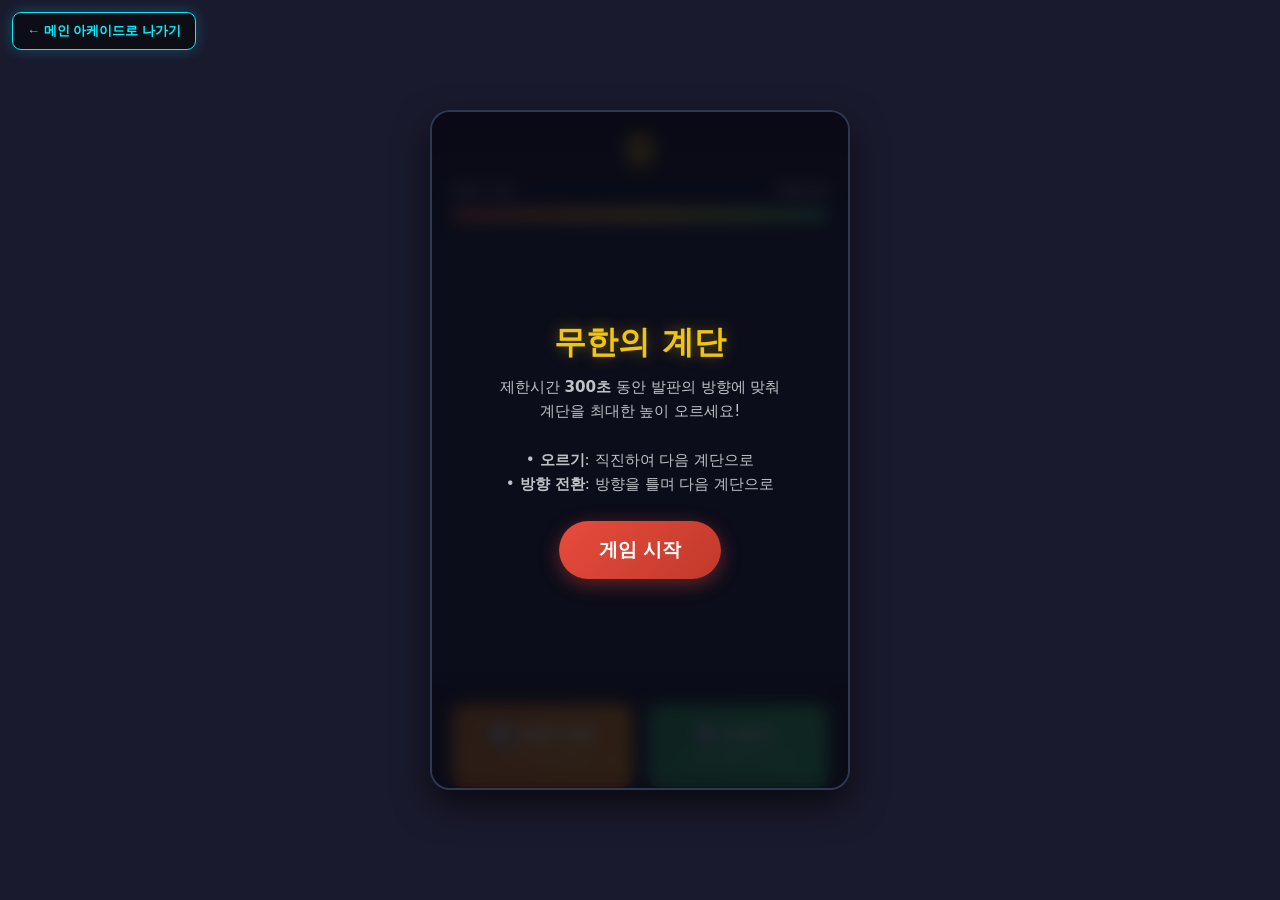
<file: games/infinite_stairs/index.html>
<!DOCTYPE html>
<html lang="ko">
<head>
    <meta charset="UTF-8">
    <meta name="viewport" content="width=device-width, initial-scale=1.0">
    <title>무한의 계단 서바이벌 - 300초 모드</title>
    <style>
        :root {
            --bg-color: #1a1a2e;
            --panel-bg: #16213e;
            --accent-yellow: #f1c40f;
            --accent-red: #e74c3c;
            --accent-blue: #3498db;
            --text-main: #ffffff;
        }

        * {
            box-sizing: border-box;
            margin: 0;
            padding: 0;
            user-select: none;
        }

        body {
            font-family: 'Pretendard', -apple-system, BlinkMacSystemFont, system-ui, Roboto, sans-serif;
            background-color: var(--bg-color);
            color: var(--text-main);
            display: flex;
            justify-content: center;
            align-items: center;
            min-height: 100vh;
            padding: 20px;
        }

        .game-container {
            width: 100%;
            max-width: 420px;
            height: 680px;
            background: var(--panel-bg);
            border-radius: 20px;
            box-shadow: 0 15px 35px rgba(0, 0, 0, 0.6);
            display: flex;
            flex-direction: column;
            position: relative;
            overflow: hidden;
            border: 2px solid rgba(255, 255, 255, 0.1);
        }

        /* HUD - 상단 정보 */
        .hud {
            padding: 16px 20px;
            display: flex;
            flex-direction: column;
            align-items: center;
            gap: 8px;
            z-index: 5;
            background: linear-gradient(180deg, rgba(0,0,0,0.6) 0%, rgba(0,0,0,0) 100%);
        }

        .score-display {
            font-size: 2.5rem;
            font-weight: 900;
            color: var(--accent-yellow);
            text-shadow: 0 0 10px rgba(241, 196, 15, 0.5);
        }

        .timer-info {
            display: flex;
            justify-content: space-between;
            width: 100%;
            font-size: 0.85rem;
            color: #bdc3c7;
            font-weight: bold;
        }

        /* 타이머 바 */
        .timer-bar-container {
            width: 100%;
            height: 14px;
            background: rgba(255, 255, 255, 0.2);
            border-radius: 7px;
            overflow: hidden;
            border: 1px solid rgba(255, 255, 255, 0.3);
        }

        .timer-bar-fill {
            width: 100%;
            height: 100%;
            background: linear-gradient(90deg, #e74c3c, #f1c40f, #2ecc71);
            transition: width 0.05s linear;
        }

        /* 캔버스 화면 구역 */
        .canvas-area {
            flex: 1;
            position: relative;
            width: 100%;
        }

        canvas {
            width: 100%;
            height: 100%;
            display: block;
        }

        /* 하단 조작 버튼 구역 */
        .controls {
            padding: 20px;
            display: grid;
            grid-template-columns: 1fr 1fr;
            gap: 15px;
            z-index: 5;
            background: rgba(0, 0, 0, 0.3);
        }

        .btn-action {
            background: #2c3e50;
            border: none;
            border-bottom: 5px solid #1a252f;
            color: white;
            padding: 18px;
            border-radius: 12px;
            font-size: 1.1rem;
            font-weight: 800;
            cursor: pointer;
            transition: all 0.05s;
            display: flex;
            flex-direction: column;
            align-items: center;
            gap: 4px;
        }

        .btn-action:active, .btn-action.active {
            transform: translateY(3px);
            border-bottom-width: 2px;
        }

        .btn-climb {
            background: linear-gradient(135deg, #27ae60, #2ecc71);
            border-bottom-color: #1e8449;
        }

        .btn-turn {
            background: linear-gradient(135deg, #e67e22, #f39c12);
            border-bottom-color: #d35400;
        }

        .key-hint {
            font-size: 0.75rem;
            opacity: 0.8;
            font-weight: normal;
        }

        /* 오버레이 화면 */
        .overlay {
            position: absolute;
            inset: 0;
            background: rgba(10, 10, 20, 0.85);
            backdrop-filter: blur(8px);
            display: flex;
            flex-direction: column;
            justify-content: center;
            align-items: center;
            padding: 30px;
            text-align: center;
            z-index: 10;
        }

        .overlay.hidden { display: none; }

        .overlay h1 {
            font-size: 2rem;
            color: var(--accent-yellow);
            margin-bottom: 10px;
            text-shadow: 0 0 15px rgba(241, 196, 15, 0.4);
        }

        .overlay p {
            font-size: 0.95rem;
            color: #bdc3c7;
            line-height: 1.6;
            margin-bottom: 25px;
        }

        .btn-start {
            background: linear-gradient(135deg, #e74c3c, #c0392b);
            border: none;
            color: white;
            padding: 16px 40px;
            border-radius: 30px;
            font-size: 1.2rem;
            font-weight: bold;
            cursor: pointer;
            box-shadow: 0 5px 20px rgba(231, 76, 60, 0.4);
            transition: transform 0.1s;
        }

        .btn-start:hover { transform: scale(1.05); }

        .result-box {
            background: rgba(255, 255, 255, 0.05);
            border-radius: 12px;
            padding: 15px 30px;
            margin-bottom: 25px;
            border: 1px solid rgba(255, 255, 255, 0.1);
        }

        .result-val {
            font-size: 2.2rem;
            font-weight: 900;
            color: var(--accent-yellow);
        }
    </style>
</head>
<body>

<div class="game-container">
    <!-- HUD -->
    <div class="hud">
        <div id="scoreDisplay" class="score-display">0</div>
        <div class="timer-info">
            <span>남은 시간</span>
            <span id="timeText">300.0s</span>
        </div>
        <div class="timer-bar-container">
            <div id="timerFill" class="timer-bar-fill"></div>
        </div>
    </div>

    <!-- Canvas -->
    <div class="canvas-area">
        <canvas id="gameCanvas" width="420" height="450"></canvas>
    </div>

    <!-- Controls -->
    <div class="controls">
        <button id="btnTurn" class="btn-action btn-turn" onclick="handleInput('turn')">
            🔄 방향 전환
            <span class="key-hint">[A / Left Arrow]</span>
        </button>
        <button id="btnClimb" class="btn-action btn-climb" onclick="handleInput('climb')">
            ⬆️ 오르기
            <span class="key-hint">[D / Right Arrow]</span>
        </button>
    </div>

    <!-- Start Overlay -->
    <div id="startOverlay" class="overlay">
        <h1>무한의 계단</h1>
        <p>
            제한시간 <b>300초</b> 동안 발판의 방향에 맞춰<br>
            계단을 최대한 높이 오르세요!<br><br>
            • <b>오르기</b>: 직진하여 다음 계단으로<br>
            • <b>방향 전환</b>: 방향을 틀며 다음 계단으로
        </p>
        <button class="btn-start" onclick="startGame()">게임 시작</button>
    </div>

    <!-- Game Over Overlay -->
    <div id="gameOverOverlay" class="overlay hidden">
        <h1 style="color: var(--accent-red);">GAME OVER</h1>
        <div class="result-box">
            <div style="font-size: 0.85rem; color: #aaa;">최종 점수</div>
            <div id="finalScore" class="result-val">0</div>
        </div>
        <button class="btn-start" onclick="startGame()">다시 도전</button>
    </div>
</div>

<script>
    const canvas = document.getElementById('gameCanvas');
    const ctx = canvas.getContext('2d');
    const timerFill = document.getElementById('timerFill');
    const timeText = document.getElementById('timeText');
    const scoreDisplay = document.getElementById('scoreDisplay');
    const startOverlay = document.getElementById('startOverlay');
    const gameOverOverlay = document.getElementById('gameOverOverlay');
    const finalScore = document.getElementById('finalScore');

    // Web Audio API
    const AudioCtx = window.AudioContext || window.webkitAudioContext;
    let audioCtx = null;

    function initAudio() {
        if (!audioCtx) audioCtx = new AudioCtx();
    }

    function playSound(type) {
        initAudio();
        if (!audioCtx) return;

        const osc = audioCtx.createOscillator();
        const gain = audioCtx.createGain();
        osc.connect(gain);
        gain.connect(audioCtx.destination);
        const now = audioCtx.currentTime;

        if (type === 'step') {
            osc.type = 'triangle';
            osc.frequency.setValueAtTime(300 + Math.min(score * 2, 400), now);
            gain.gain.setValueAtTime(0.2, now);
            gain.gain.exponentialRampToValueAtTime(0.01, now + 0.08);
            osc.start(now);
            osc.stop(now + 0.08);
        } else if (type === 'fail') {
            osc.type = 'sawtooth';
            osc.frequency.setValueAtTime(200, now);
            osc.frequency.linearRampToValueAtTime(60, now + 0.3);
            gain.gain.setValueAtTime(0.4, now);
            gain.gain.exponentialRampToValueAtTime(0.01, now + 0.3);
            osc.start(now);
            osc.stop(now + 0.3);
        }
    }

    // 게임 상수 (시간 300초 설정)
    const STAIR_WIDTH = 60;
    const STAIR_HEIGHT = 22;
    const MAX_TIMER = 300; // 제한시간 300초

    // 게임 상태 변수
    let isPlaying = false;
    let score = 0;
    let timer = MAX_TIMER;
    let lastTime = 0;
    let playerDir = 1; // 1: 오른쪽, -1: 왼쪽
    let stairs = []; // {x, y, dir}

    // 카메라 2D 추적 변수 (X축, Y축 모두 추적)
    let cameraX = 0;
    let cameraY = 0;
    let targetCameraX = 0;
    let targetCameraY = 0;

    // 키보드 조작
    window.addEventListener('keydown', (e) => {
        if (!isPlaying) return;
        if (e.key === 'a' || e.key === 'A' || e.key === 'ArrowLeft') {
            triggerBtnEffect('btnTurn');
            handleInput('turn');
        } else if (e.key === 'd' || e.key === 'D' || e.key === 'ArrowRight' || e.key === ' ') {
            triggerBtnEffect('btnClimb');
            handleInput('climb');
        }
    });

    function triggerBtnEffect(btnId) {
        const btn = document.getElementById(btnId);
        btn.classList.add('active');
        setTimeout(() => btn.classList.remove('active'), 80);
    }

    function startGame() {
        initAudio();
        score = 0;
        timer = MAX_TIMER;
        playerDir = 1;
        stairs = [];
        isPlaying = true;

        scoreDisplay.innerText = '0';
        timeText.innerText = '300.0s';
        startOverlay.classList.add('hidden');
        gameOverOverlay.classList.add('hidden');

        // 첫 번째 계단 생성 (화면 중앙 하단)
        const startX = canvas.width / 2;
        const startY = canvas.height - 120;
        stairs.push({ x: startX, y: startY, dir: 1 });

        // 카메라 초기 위치 설정
        cameraX = startX - canvas.width / 2;
        cameraY = startY - (canvas.height / 2 + 50);
        targetCameraX = cameraX;
        targetCameraY = cameraY;

        // 초기 계단 무작위 보충 생성
        let currentX = startX;
        let currentY = startY;
        let lastDir = 1;

        for (let i = 1; i < 50; i++) {
            if (Math.random() < 0.3) {
                lastDir *= -1;
            }
            currentX += lastDir * (STAIR_WIDTH * 0.7);
            currentY -= STAIR_HEIGHT;
            stairs.push({ x: currentX, y: currentY, dir: lastDir });
        }

        lastTime = performance.now();
        requestAnimationFrame(gameLoop);
    }

    function handleInput(type) {
        if (!isPlaying) return;

        if (type === 'turn') {
            playerDir *= -1;
        }

        const currentStair = stairs[score];
        const nextStair = stairs[score + 1];

        // 다음 계단의 이동 방향 검증
        const requiredDir = (nextStair.x > currentStair.x) ? 1 : -1;

        if (playerDir === requiredDir) {
            // 성공
            score++;
            scoreDisplay.innerText = score;
            playSound('step');

            // 계단 오를 시 시간 보상 (최대 300초 보존)
            const recover = Math.max(2.0 - Math.floor(score / 50) * 0.2, 0.5);
            timer = Math.min(MAX_TIMER, timer + recover);

            // ✨ 캐릭터 이동 시 카메라의 목표 X, Y 위치를 업데이트 (캐릭터를 중심에 배치)
            targetCameraX = nextStair.x - canvas.width / 2;
            targetCameraY = nextStair.y - (canvas.height / 2 + 50);

            // 지속적으로 계단 보충 생성
            const lastStair = stairs[stairs.length - 1];
            let newDir = lastStair.dir;
            if (Math.random() < 0.35) newDir *= -1;
            stairs.push({
                x: lastStair.x + newDir * (STAIR_WIDTH * 0.7),
                y: lastStair.y - STAIR_HEIGHT,
                dir: newDir
            });

        } else {
            // 실패
            gameOver();
        }
    }

    function gameOver() {
        isPlaying = false;
        playSound('fail');
        finalScore.innerText = score;
        gameOverOverlay.classList.remove('hidden');
    }

    function update(dt) {
        // 타이머 감소 (1초당 1초 감소)
        timer -= dt;

        if (timer <= 0) {
            timer = 0;
            gameOver();
        }

        // HUD 타이머 게이지 및 시간 텍스트 업데이트
        timerFill.style.width = `${(timer / MAX_TIMER) * 100}%`;
        timeText.innerText = `${timer.toFixed(1)}s`;

        // ✨ 카메라인 보간 (캐릭터 이동에 따라 화면이 부드럽게 X, Y축 모두 따라 움직임)
        const lerpSpeed = 12;
        cameraX += (targetCameraX - cameraX) * lerpSpeed * dt;
        cameraY += (targetCameraY - cameraY) * lerpSpeed * dt;
    }

    function render() {
        ctx.clearRect(0, 0, canvas.width, canvas.height);

        ctx.save();
        // ✨ 화면(카메라) 이동 변환 적용
        ctx.translate(-cameraX, -cameraY);

        // 배경 그리드 그래픽 (화면 이동 시 움직임 감을 극대화)
        ctx.strokeStyle = 'rgba(255, 255, 255, 0.03)';
        ctx.lineWidth = 1;
        const startGridX = Math.floor(cameraX / 40) * 40;
        const startGridY = Math.floor(cameraY / 40) * 40;
        for (let x = startGridX; x < startGridX + canvas.width + 80; x += 40) {
            ctx.beginPath(); ctx.moveTo(x, cameraY - 40); ctx.lineTo(x, cameraY + canvas.height + 40); ctx.stroke();
        }
        for (let y = startGridY; y < startGridY + canvas.height + 80; y += 40) {
            ctx.beginPath(); ctx.moveTo(cameraX - 40, y); ctx.lineTo(cameraX + canvas.width + 40, y); ctx.stroke();
        }

        // 계단 그리기
        const startIdx = Math.max(0, score - 10);
        const endIdx = Math.min(stairs.length, score + 30);

        for (let i = startIdx; i < endIdx; i++) {
            const stair = stairs[i];
            const isCurrent = (i === score);

            ctx.fillStyle = isCurrent ? '#f1c40f' : '#34495e';
            ctx.shadowColor = 'rgba(0,0,0,0.4)';
            ctx.shadowBlur = 6;

            ctx.fillRect(stair.x - STAIR_WIDTH / 2, stair.y, STAIR_WIDTH, STAIR_HEIGHT);
            ctx.strokeStyle = '#2c3e50';
            ctx.lineWidth = 2;
            ctx.strokeRect(stair.x - STAIR_WIDTH / 2, stair.y, STAIR_WIDTH, STAIR_HEIGHT);
        }

        // 캐릭터 그리기
        if (stairs[score]) {
            const pStair = stairs[score];
            const px = pStair.x;
            const py = pStair.y - 25;

            ctx.save();
            ctx.translate(px, py);

            // 캐릭터 몸체
            ctx.fillStyle = '#e74c3c';
            ctx.shadowColor = '#e74c3c';
            ctx.shadowBlur = 10;
            ctx.beginPath();
            ctx.arc(0, 0, 16, 0, Math.PI * 2);
            ctx.fill();

            // 바라보는 시선 연출
            ctx.fillStyle = '#ffffff';
            ctx.beginPath();
            ctx.arc(playerDir * 6, -4, 5, 0, Math.PI * 2);
            ctx.fill();

            ctx.fillStyle = '#000000';
            ctx.beginPath();
            ctx.arc(playerDir * 7, -4, 2, 0, Math.PI * 2);
            ctx.fill();

            ctx.restore();
        }

        ctx.restore();
    }

    function gameLoop(timestamp) {
        if (!isPlaying) return;

        const dt = (timestamp - lastTime) / 1000;
        lastTime = timestamp;

        if (dt < 0.1) {
            update(dt);
            render();
        }

        requestAnimationFrame(gameLoop);
    }
</script>

    <script src="../common/game-shell.js" data-title="무한의 계단" data-intro="false"></script>
</body>
</html>
</file>
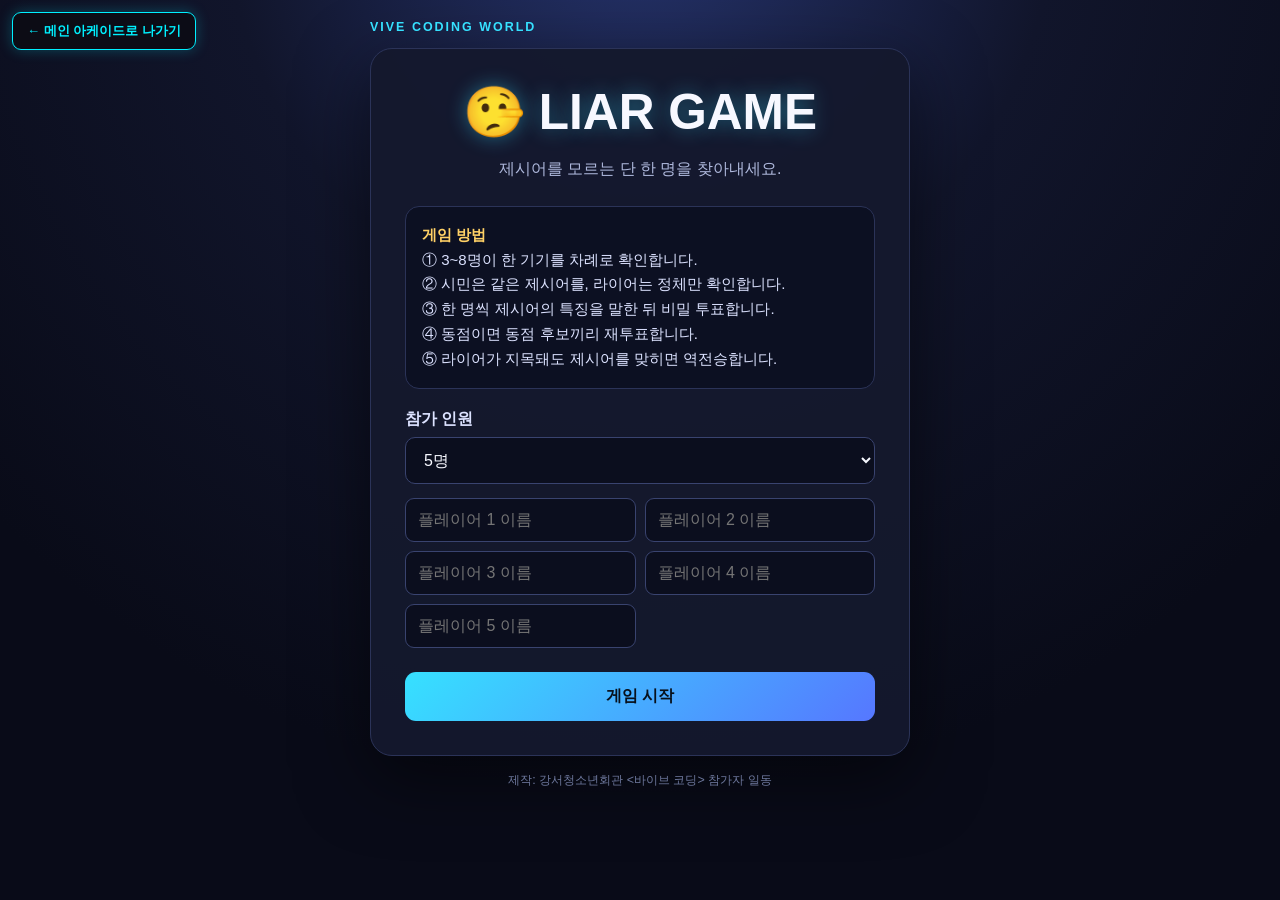
<file: games/liar/index.html>
<!doctype html>
<html lang="ko">
<head>
  <meta charset="utf-8">
  <meta name="viewport" content="width=device-width,initial-scale=1,maximum-scale=1,user-scalable=no">
  <title>라이어 게임 | VIVE Coding World</title>
  <style>
    :root{--bg:#090b18;--panel:#14182d;--line:#2b3358;--text:#f7f8ff;--muted:#aeb8dc;--cyan:#36e1ff;--pink:#ff4f9a;--yellow:#ffd166;--good:#55e6a5;--bad:#ff6b7a}
    *{box-sizing:border-box}body{margin:0;min-height:100vh;background:radial-gradient(circle at 50% -10%,#26346e 0,#11152b 35%,var(--bg) 75%);color:var(--text);font-family:Arial,"Noto Sans KR",sans-serif;display:flex;justify-content:center;padding:20px}
    button,input,select{font:inherit}.app{width:min(100%,540px)}.topbar{display:flex;justify-content:space-between;align-items:center;margin-bottom:14px}.brand{color:var(--cyan);font-size:.78rem;letter-spacing:2px;font-weight:900}.home{color:var(--muted);text-decoration:none;font-size:.9rem}.home:hover{color:var(--cyan)}
    .panel{background:rgba(20,24,45,.96);border:1px solid var(--line);border-radius:22px;padding:clamp(20px,5vw,34px);box-shadow:0 22px 70px #0008}.screen{display:none}.screen.active{display:block;animation:show .22s ease}@keyframes show{from{opacity:0;transform:translateY(8px)}to{opacity:1;transform:none}}
    h1,h2{margin:0 0 12px;text-align:center}h1{font-size:clamp(2rem,8vw,3.1rem);text-shadow:0 0 20px #36e1ff66}h2{color:var(--cyan)}p{line-height:1.55}.lead,.center{text-align:center}.lead{color:var(--muted);margin-bottom:24px}.rules{background:#0c1022;border:1px solid var(--line);border-radius:14px;padding:16px;margin:20px 0;color:#dce2ff;line-height:1.65;font-size:.94rem}.rules strong{color:var(--yellow)}
    .field{margin:14px 0}.field label{display:block;margin-bottom:7px;color:#dce2ff;font-weight:700}.field input,.field select,select{width:100%;padding:13px 14px;background:#0b0e1e;border:1px solid #39436f;border-radius:10px;color:var(--text);outline:none}.field input:focus,.field select:focus,select:focus{border-color:var(--cyan);box-shadow:0 0 0 3px #36e1ff20}.players{display:grid;grid-template-columns:1fr 1fr;gap:9px;margin:14px 0}.players input{width:100%;padding:12px;background:#0b0e1e;border:1px solid #39436f;border-radius:9px;color:var(--text)}
    button{width:100%;border:0;border-radius:11px;padding:14px 18px;margin-top:10px;background:linear-gradient(135deg,var(--cyan),#5677ff);color:#07101b;font-weight:900;cursor:pointer;transition:.18s}button:hover{transform:translateY(-2px);filter:brightness(1.08)}button.secondary{background:#252d50;color:#eaf0ff}button.danger{background:linear-gradient(135deg,var(--pink),#ff7043);color:#fff}.role-card{margin:24px 0;padding:35px 18px;border:1px solid #3b4779;border-radius:18px;background:linear-gradient(145deg,#0c1022,#20294b);text-align:center;min-height:155px;display:grid;place-items:center;font-size:clamp(1.5rem,6vw,2.15rem);font-weight:900}.role-card.liar{border-color:#ff4f9a;color:#ff8fbd;box-shadow:0 0 28px #ff4f9a25}.role-card.citizen{border-color:#36e1ff;color:#8defff;box-shadow:0 0 28px #36e1ff22}.hidden{display:none!important}.badge{display:inline-block;padding:6px 10px;border-radius:999px;background:#262f55;color:var(--yellow);font-size:.82rem;font-weight:800}.order{font-size:1.1rem;color:var(--yellow);font-weight:900;text-align:center}.notice{background:#2b2441;border:1px solid #72518d;padding:13px;border-radius:10px;text-align:center;color:#ffd6ef;margin:13px 0}.vote-list{display:grid;gap:9px;margin:18px 0}.candidate{display:flex;align-items:center;gap:11px;padding:13px;background:#0c1022;border:1px solid var(--line);border-radius:11px;cursor:pointer}.candidate input{accent-color:var(--pink);transform:scale(1.25)}.result{font-size:1.5rem;font-weight:900;text-align:center;margin:20px 0}.good{color:var(--good)}.bad{color:var(--bad)}.summary{background:#0c1022;border:1px solid var(--line);border-radius:14px;padding:16px;line-height:1.75}.footer{text-align:center;color:#6e789d;font-size:.78rem;margin-top:16px}@media(max-width:430px){body{padding:10px}.panel{border-radius:16px;padding:20px 16px}.players{grid-template-columns:1fr}}
  </style>
</head>
<body>
<main class="app">
  <div class="topbar"><span class="brand">VIVE CODING WORLD</span><a class="home" href="../../index.html">← 아케이드</a></div>
  <section class="panel">
    <div id="setup-screen" class="screen active">
      <h1>🤥 LIAR GAME</h1><p class="lead">제시어를 모르는 단 한 명을 찾아내세요.</p>
      <div class="rules"><strong>게임 방법</strong><br>① 3~8명이 한 기기를 차례로 확인합니다.<br>② 시민은 같은 제시어를, 라이어는 정체만 확인합니다.<br>③ 한 명씩 제시어의 특징을 말한 뒤 비밀 투표합니다.<br>④ 동점이면 동점 후보끼리 재투표합니다.<br>⑤ 라이어가 지목돼도 제시어를 맞히면 역전승합니다.</div>
      <div class="field"><label for="player-count">참가 인원</label><select id="player-count"><option value="3">3명</option><option value="4">4명</option><option value="5" selected>5명</option><option value="6">6명</option><option value="7">7명</option><option value="8">8명</option></select></div>
      <div id="player-inputs" class="players"></div>
      <button id="start-button">게임 시작</button>
    </div>

    <div id="role-screen" class="screen">
      <div class="order" id="role-turn"></div><p class="center">해당 플레이어만 화면을 확인하세요.</p>
      <div id="role-cover"><div class="role-card">🔒<br>화면이 가려져 있습니다</div><button id="reveal-role">내 정체 확인하기</button></div>
      <div id="role-reveal" class="hidden"><div id="role-card" class="role-card"></div><button id="role-next">확인 완료 · 화면 숨기기</button></div>
    </div>

    <div id="discussion-screen" class="screen">
      <h2>💬 특징 설명 시간</h2><p class="lead">시작 플레이어부터 한 문장씩 말하세요. 너무 정확하면 라이어에게 제시어를 들킬 수 있습니다.</p>
      <div class="role-card"><div><span class="badge">시작 플레이어</span><br><br><strong id="first-speaker"></strong></div></div>
      <div class="rules">모든 참가자가 설명을 마친 뒤 토론하세요. 준비되면 각자 화면을 넘겨받아 비밀 투표를 진행합니다.</div>
      <button id="begin-vote" class="danger">비밀 투표 시작</button>
    </div>

    <div id="vote-pass-screen" class="screen">
      <h2 id="vote-pass-title">기기를 전달하세요</h2><div id="revote-notice" class="notice hidden">동점입니다. 재투표합니다.</div>
      <div class="role-card">🗳️<br><span id="vote-pass-player"></span></div><p class="center">다른 사람이 보지 못하도록 가린 뒤 투표 화면을 여세요.</p>
      <button id="open-vote">내 투표 화면 열기</button>
    </div>

    <div id="vote-screen" class="screen">
      <h2 id="vote-title">라이어 지목</h2><p class="lead">가장 의심스러운 사람 한 명을 선택하세요.</p><div id="vote-options" class="vote-list"></div>
      <button id="submit-vote" class="danger">투표 확정 · 화면 숨기기</button>
    </div>

    <div id="guess-screen" class="screen">
      <h2>⚠️ 라이어 최후의 기회</h2><p class="lead"><strong id="caught-liar"></strong>님이 라이어로 지목됐습니다. 제시어를 정확히 맞히면 역전승합니다.</p>
      <div class="field"><label for="liar-guess">라이어의 최종 추측</label><input id="liar-guess" type="text" autocomplete="off" placeholder="제시어 입력"></div>
      <button id="submit-guess" class="danger">최종 정답 제출</button>
    </div>

    <div id="result-screen" class="screen">
      <h2>게임 결과</h2><div id="result-title" class="result"></div><div id="result-summary" class="summary"></div>
      <button id="restart-button">같은 멤버로 다시 하기</button><button id="new-game-button" class="secondary">인원 다시 설정하기</button><button id="home-button" class="secondary">아케이드로 돌아가기</button>
    </div>
  </section>
  <div class="footer">제작: 강서청소년회관 &lt;바이브 코딩&gt; 참가자 일동</div>
</main>

<script>
/* TESTABLE_LOGIC_START */
function normalizePlayerNames(rawNames) {
  if (rawNames.length < 3 || rawNames.length > 8) throw new Error('참가자는 3명부터 8명까지 가능합니다.');
  return rawNames.map((name, index) => String(name || '').trim() || `플레이어 ${index + 1}`);
}
function chooseLiarIndex(playerCount, randomValue = Math.random()) {
  return Math.min(playerCount - 1, Math.floor(randomValue * playerCount));
}
function tallyVotes(votes, candidateIndexes) {
  const eligible = new Set(candidateIndexes);
  const counts = new Map(candidateIndexes.map(index => [index, 0]));
  votes.forEach(index => { if (eligible.has(index)) counts.set(index, counts.get(index) + 1); });
  return counts;
}
function getVoteOutcome(votes, candidateIndexes) {
  const counts = tallyVotes(votes, candidateIndexes);
  const maxVotes = Math.max(...counts.values());
  const leaders = [...counts.entries()].filter(([, count]) => count === maxVotes).map(([index]) => index);
  return leaders.length === 1 ? { type: 'winner', candidateIndex: leaders[0], maxVotes } : { type: 'tie', candidateIndexes: leaders, maxVotes };
}
/* TESTABLE_LOGIC_END */

const WORD_BANK = [
  {category:'음식',icon:'🍽️',words:['떡볶이','김밥','치킨','피자','초밥','삼겹살','마라탕','붕어빵','냉면','햄버거']},
  {category:'동물',icon:'🐾',words:['고양이','펭귄','카피바라','호랑이','돌고래','판다','기린','문어','수달','독수리']},
  {category:'장소',icon:'🗺️',words:['학교','놀이공원','편의점','도서관','공항','수영장','PC방','동물원','영화관','캠핑장']},
  {category:'물건',icon:'🎒',words:['우산','이어폰','칫솔','리모컨','선풍기','가위','축구공','충전기','자전거','냉장고']},
  {category:'직업',icon:'🧑‍🚀',words:['소방관','요리사','운동선수','교사','의사','유튜버','경찰관','웹툰작가','파일럿','게임개발자']},
  {category:'스포츠',icon:'🏆',words:['축구','야구','복싱','농구','배드민턴','수영','양궁','볼링','스키','탁구']},
  {category:'게임·캐릭터',icon:'🎮',words:['마인크래프트','포켓몬','슈퍼마리오','로블록스','젤다의 전설','동물의 숲','카트라이더','테트리스','브롤스타즈','쿠키런']},
  {category:'일본 애니메이션',icon:'🎬',words:['귀멸의 칼날','원피스','나루토','스파이 패밀리','하이큐','주술회전','명탐정 코난','진격의 거인','나의 히어로 아카데미아','포켓몬스터']}
];

const $ = id => document.getElementById(id);
let state = {players:[],liarIndex:0,word:'',category:null,roleIndex:0,firstSpeaker:0,voterIndex:0,votes:[],candidateIndexes:[],isRevote:false};
function showScreen(id){document.querySelectorAll('.screen').forEach(screen=>screen.classList.toggle('active',screen.id===id));window.scrollTo(0,0)}
function renderPlayerInputs(){const count=Number($('player-count').value);$('player-inputs').innerHTML=Array.from({length:count},(_,i)=>`<input id="player-${i}" maxlength="12" placeholder="플레이어 ${i+1} 이름">`).join('')}
function randomItem(items){return items[Math.floor(Math.random()*items.length)]}
function beginGame(keepPlayers=false){
  if(!keepPlayers){const count=Number($('player-count').value);state.players=normalizePlayerNames(Array.from({length:count},(_,i)=>$(`player-${i}`).value))}
  state.category=randomItem(WORD_BANK);state.word=randomItem(state.category.words);state.liarIndex=chooseLiarIndex(state.players.length);state.roleIndex=0;state.firstSpeaker=Math.floor(Math.random()*state.players.length);state.candidateIndexes=state.players.map((_,i)=>i);state.isRevote=false;prepareRole();showScreen('role-screen')
}
function prepareRole(){$('role-turn').textContent=`${state.players[state.roleIndex]} 차례`;$('role-cover').classList.remove('hidden');$('role-reveal').classList.add('hidden')}
function revealRole(){const liar=state.roleIndex===state.liarIndex;const card=$('role-card');card.className=`role-card ${liar?'liar':'citizen'}`;card.innerHTML=liar?`🤥<br>당신은 라이어입니다<br><small>주제: ${state.category.icon} ${state.category.category}</small>`:`${state.category.icon}<br>제시어: ${state.word}<br><small>주제: ${state.category.category}</small>`;$('role-cover').classList.add('hidden');$('role-reveal').classList.remove('hidden')}
function nextRole(){state.roleIndex++;if(state.roleIndex<state.players.length){prepareRole()}else{$('first-speaker').textContent=state.players[state.firstSpeaker];showScreen('discussion-screen')}}
function beginVoting(candidateIndexes=state.players.map((_,i)=>i),isRevote=false){state.candidateIndexes=candidateIndexes;state.isRevote=isRevote;state.voterIndex=0;state.votes=[];prepareVotePass()}
function prepareVotePass(){$('vote-pass-player').textContent=state.players[state.voterIndex];$('revote-notice').classList.toggle('hidden',!state.isRevote);showScreen('vote-pass-screen')}
function openVote(){const voter=state.voterIndex;$('vote-title').textContent=`${state.players[voter]}님의 선택`;$('vote-options').innerHTML=state.candidateIndexes.filter(index=>index!==voter).map(index=>`<label class="candidate"><input type="radio" name="candidate" value="${index}"><span>${state.players[index]}</span></label>`).join('');showScreen('vote-screen')}
function submitVote(){const chosen=document.querySelector('input[name="candidate"]:checked');if(!chosen){alert('투표할 사람을 선택해주세요.');return}state.votes.push(Number(chosen.value));state.voterIndex++;if(state.voterIndex<state.players.length)prepareVotePass();else finishVote()}
function finishVote(){const outcome=getVoteOutcome(state.votes,state.candidateIndexes);if(outcome.type==='tie'){beginVoting(outcome.candidateIndexes,true);return}const selected=outcome.candidateIndex;if(selected===state.liarIndex){$('caught-liar').textContent=state.players[state.liarIndex];$('liar-guess').value='';showScreen('guess-screen')}else{showResult(false,`${state.players[selected]}님은 시민이었습니다. 라이어가 살아남았습니다.`)}}
function submitGuess(){const guess=$('liar-guess').value.trim().replace(/\s+/g,'');if(!guess){alert('최종 추측을 입력해주세요.');return}const correct=guess===state.word.replace(/\s+/g,'');showResult(correct,correct?'라이어가 제시어를 정확히 맞혀 역전했습니다!':'라이어가 제시어를 맞히지 못했습니다.')}
function showResult(liarWon,detail){$('result-title').className=`result ${liarWon?'bad':'good'}`;$('result-title').textContent=liarWon?'🤥 라이어 승리!':'🎉 시민 승리!';$('result-summary').innerHTML=`${detail}<br><br>주제: <strong>${state.category.icon} ${state.category.category}</strong><br>제시어: <strong>${state.word}</strong><br>라이어: <strong>${state.players[state.liarIndex]}</strong>`;showScreen('result-screen')}

$('player-count').addEventListener('change',renderPlayerInputs);$('start-button').addEventListener('click',()=>beginGame(false));$('reveal-role').addEventListener('click',revealRole);$('role-next').addEventListener('click',nextRole);$('begin-vote').addEventListener('click',()=>beginVoting());$('open-vote').addEventListener('click',openVote);$('submit-vote').addEventListener('click',submitVote);$('submit-guess').addEventListener('click',submitGuess);$('liar-guess').addEventListener('keydown',e=>{if(e.key==='Enter')submitGuess()});$('restart-button').addEventListener('click',()=>beginGame(true));$('new-game-button').addEventListener('click',()=>{renderPlayerInputs();showScreen('setup-screen')});$('home-button').addEventListener('click',()=>location.href='../../index.html');renderPlayerInputs();
</script>
    <script src="../common/game-shell.js" data-title="라이어 게임" data-intro="false"></script>
</body>
</html>
</file>
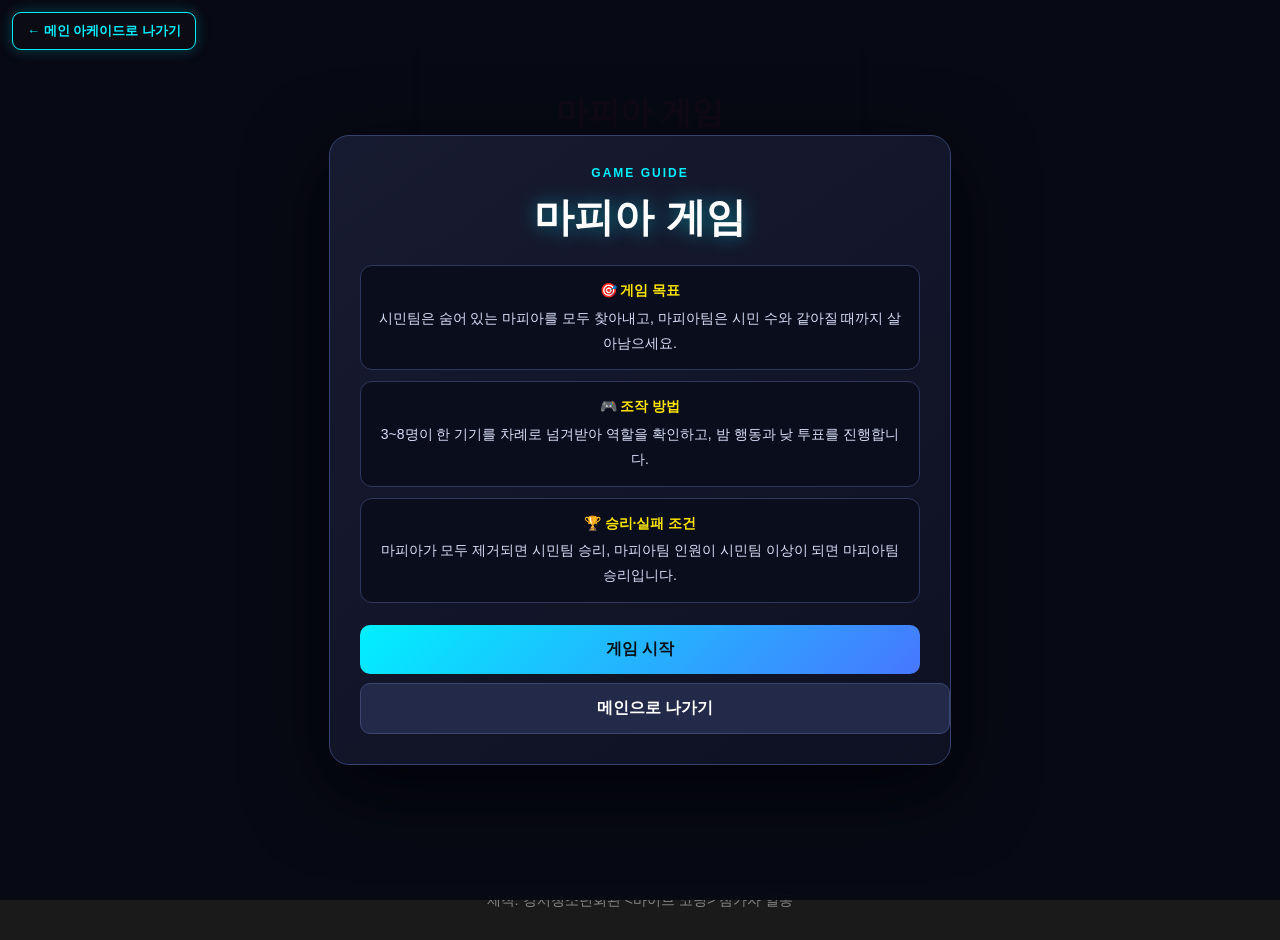
<file: games/mafia/index.html>
<!DOCTYPE html>
<html lang="ko">
<head>
    <meta charset="UTF-8">
    <meta name="viewport" content="width=device-width, initial-scale=1.0, maximum-scale=1.0, user-scalable=no">
    <title>웹 마피아 게임 (Pass & Play)</title>
    <style>
        :root {
            --bg-color: #1a1a1a;
            --text-color: #f0f0f0;
            --primary: #d32f2f;
            --secondary: #1976d2;
            --card-bg: #2d2d2d;
        }
        body {
            font-family: 'Pretendard', -apple-system, sans-serif;
            background-color: var(--bg-color);
            color: var(--text-color);
            text-align: center;
            margin: 0;
            padding: 20px;
            display: flex;
            flex-direction: column;
            align-items: center;
            min-height: 100vh;
        }
        .screen {
            display: none;
            width: 100%;
            max-width: 400px;
            background: var(--card-bg);
            padding: 30px 20px;
            border-radius: 12px;
            box-shadow: 0 8px 16px rgba(0,0,0,0.5);
            margin-top: 20px;
        }
        .screen.active {
            display: block;
        }
        h1, h2 { color: var(--primary); margin-bottom: 20px; }
        p { line-height: 1.6; font-size: 1.1rem; }
        input, select {
            width: 90%;
            padding: 12px;
            margin: 8px 0;
            border-radius: 6px;
            border: 1px solid #444;
            background: #333;
            color: white;
            font-size: 1rem;
        }
        button {
            width: 100%;
            padding: 15px;
            margin-top: 20px;
            background-color: var(--primary);
            color: white;
            border: none;
            border-radius: 6px;
            font-size: 1.2rem;
            font-weight: bold;
            cursor: pointer;
            transition: 0.2s;
        }
        button:hover { background-color: #b71c1c; }
        .btn-secondary { background-color: var(--secondary); }
        .btn-secondary:hover { background-color: #115293; }
        .player-inputs { margin: 20px 0; }
        .rules-box { text-align: left; background: #222; padding: 15px; border-radius: 8px; font-size: 0.95rem; }
        
        /* 하단 제작자 문구 스타일 */
        .footer {
            margin-top: auto; /* 남은 공간을 위쪽으로 밀어서 화면 맨 아래에 고정 */
            padding-top: 40px;
            padding-bottom: 10px;
            font-size: 0.9rem;
            color: #888;
        }
    </style>
</head>
<body>

    <!-- 1. 인원 설정 화면 -->
    <div id="screen-setup" class="screen active">
        <h1>마피아 게임</h1>
        <p>3명 ~ 8명까지 플레이 가능합니다.</p>
        <select id="player-count" onchange="generateInputs()">
            <option value="3">3명</option>
            <option value="4">4명</option>
            <option value="5">5명</option>
            <option value="6">6명</option>
            <option value="7">7명</option>
            <option value="8">8명</option>
        </select>
        <div id="player-inputs" class="player-inputs"></div>
        <button onclick="showRules()">다음 단계</button>
    </div>

    <!-- 2. 규칙 설명 화면 -->
    <div id="screen-rules" class="screen">
        <h2>게임 규칙</h2>
        <div class="rules-box">
            <p><strong>[공통 규칙]</strong><br>하나의 기기를 돌아가면서 사용합니다. 자신의 차례가 아닐 때는 절대 화면을 보지 마세요.</p>
            <p><strong>[밤의 행동]</strong><br>시민을 포함한 모든 사람은 밤에 행동을 합니다. 시민은 정체를 숨기기 위해 가짜 행동(추리)을 하며 시간을 보냅니다.</p>
            <p id="dynamic-rules"></p>
        </div>
        <button class="btn-secondary" onclick="startGame()">게임 시작하기</button>
    </div>

    <!-- 3. 기기 전달 화면 -->
    <div id="screen-pass" class="screen">
        <h2>기기 전달</h2>
        <p><strong id="pass-target-name" style="font-size: 1.5em; color: #ffeb3b;"></strong>님에게 기기를 넘겨주세요.</p>
        <p>본인만 화면을 볼 수 있도록 가린 후 아래 버튼을 누르세요.</p>
        <button onclick="showActionScreen()">화면 확인하기</button>
    </div>

    <!-- 4. 역할 확인 및 밤 행동 화면 -->
    <div id="screen-action" class="screen">
        <h2 id="action-title"></h2>
        <p id="action-desc"></p>
        <div id="action-ui"></div>
        <button id="action-btn" class="btn-secondary" style="margin-top:30px;" onclick="finishAction()">행동 완료 및 화면 숨기기</button>
    </div>

    <!-- 5. 낮 화면 (결과 및 투표) -->
    <div id="screen-day" class="screen">
        <h2>🌞 낮이 되었습니다</h2>
        <p id="day-result" style="font-size: 1.2rem; font-weight: bold;"></p>
        <hr style="border-color: #444; margin: 20px 0;">
        <h3>처형 투표</h3>
        <p>토론을 통해 처형할 사람을 1명 선택하세요.</p>
        <select id="vote-select"></select>
        <button class="btn-secondary" onclick="executeVote()">처형하기</button>
        <button onclick="skipVote()" style="background-color: #555;">투표 건너뛰기</button>
    </div>

    <!-- 6. 게임 종료 화면 -->
    <div id="screen-gameover" class="screen">
        <h1 id="winner-title"></h1>
        <div id="survivors-list" class="rules-box"></div>
        <button onclick="location.reload()">다시 시작하기</button>
    </div>

    <!-- 💡 제작자 문구 추가 (화면 하단에 고정) -->
    <div class="footer">
        제작: 강서청소년회관 &lt;바이브 코딩&gt; 참가자 일동
    </div>

    <script>
        // ==========================================
        // 🎵 사운드 설정 (로컬 파일 교체 시 주소 수정)
        // ==========================================
        const SOUND_FILES = {
            day: 'https://assets.mixkit.co/active_storage/sfx/123/123-preview.mp3',
            night: 'https://assets.mixkit.co/active_storage/sfx/2874/2874-preview.mp3'
        };

        const audioDay = new Audio(SOUND_FILES.day);
        const audioNight = new Audio(SOUND_FILES.night);

        function playSound(type) {
            try {
                if (type === 'day') {
                    audioNight.pause();
                    audioNight.currentTime = 0;
                    audioDay.currentTime = 0;
                    audioDay.play().catch(e => console.log('Audio playback prevented:', e));
                } else if (type === 'night') {
                    audioDay.pause();
                    audioDay.currentTime = 0;
                    audioNight.currentTime = 0;
                    audioNight.play().catch(e => console.log('Audio playback prevented:', e));
                }
            } catch (e) {
                console.error("Audio playback error:", e);
            }
        }

        // ==========================================
        // 🎮 게임 변수 및 데이터
        // ==========================================
        let players = [];
        let currentPlayerIndex = 0;
        let state = 'role_check'; 
        let nightData = { mafiaTarget: null, doctorTarget: null, lastExecuted: null };
        let alivePlayers = [];

        const ROLES_CONFIG = {
            3: ['마피아', '시민', '시민'],
            4: ['마피아', '의사', '시민', '시민'],
            5: ['마피아', '의사', '경찰', '시민', '시민'],
            6: ['마피아', '마피아', '의사', '경찰', '시민', '시민'],
            7: ['마피아', '마피아', '스파이', '의사', '경찰', '시민', '시민'],
            8: ['마피아', '마피아', '스파이', '영매', '의사', '경찰', '시민', '시민']
        };

        function generateInputs() {
            const count = document.getElementById('player-count').value;
            const container = document.getElementById('player-inputs');
            container.innerHTML = '';
            for (let i = 1; i <= count; i++) {
                container.innerHTML += `<input type="text" id="p${i}" placeholder="플레이어 ${i} 이름" required>`;
            }
        }

        function showRules() {
            const count = parseInt(document.getElementById('player-count').value);
            players = [];
            for (let i = 1; i <= count; i++) {
                const name = document.getElementById(`p${i}`).value.trim() || `플레이어 ${i}`;
                players.push({ name, role: '', alive: true });
            }

            const rolesList = [...new Set(ROLES_CONFIG[count])].join(', ');
            document.getElementById('dynamic-rules').innerHTML = `<strong>[현재 인원 직업]</strong><br>${rolesList}가 포함되어 있습니다.`;
            
            switchScreen('screen-rules');
        }

        function startGame() {
            const count = players.length;
            let roles = [...ROLES_CONFIG[count]];
            roles.sort(() => Math.random() - 0.5); 
            
            players.forEach((p, i) => { p.role = roles[i]; });
            alivePlayers = [...players];
            
            state = 'role_check';
            currentPlayerIndex = 0;
            startTurn();
        }

        function switchScreen(screenId) {
            document.querySelectorAll('.screen').forEach(s => s.classList.remove('active'));
            document.getElementById(screenId).classList.add('active');
        }

        function startTurn() {
            if (currentPlayerIndex >= alivePlayers.length) {
                if (state === 'role_check') {
                    startNightPhase(); 
                } else if (state === 'night') {
                    processNight();
                }
                return;
            }
            const p = alivePlayers[currentPlayerIndex];
            document.getElementById('pass-target-name').innerText = p.name;
            switchScreen('screen-pass');
        }

        function showActionScreen() {
            const p = alivePlayers[currentPlayerIndex];
            const titleEl = document.getElementById('action-title');
            const descEl = document.getElementById('action-desc');
            const uiEl = document.getElementById('action-ui');
            
            uiEl.innerHTML = ''; 

            if (state === 'role_check') {
                titleEl.innerText = `당신의 직업은 [ ${p.role} ] 입니다.`;
                descEl.innerText = getRoleDescription(p.role);
            } else if (state === 'night') {
                titleEl.innerText = `🌙 밤 행동: [ ${p.role} ]`;
                
                let selectHtml = `<select id="target-select"><option value="none">선택 안함</option>`;
                alivePlayers.forEach(target => {
                    if (target.name !== p.name || p.role === '의사') { 
                        selectHtml += `<option value="${target.name}">${target.name}</option>`;
                    }
                });
                selectHtml += `</select>`;

                if (p.role === '마피아') {
                    descEl.innerText = "암살할 대상을 선택하세요.";
                    uiEl.innerHTML = selectHtml;
                } else if (p.role === '의사') {
                    descEl.innerText = "살릴 대상을 선택하세요.";
                    uiEl.innerHTML = selectHtml;
                } else if (p.role === '경찰') {
                    descEl.innerText = "조사할 대상을 선택하세요.";
                    uiEl.innerHTML = selectHtml + `<br><button onclick="checkPolice()" style="margin-top:10px;">조사하기</button><p id="investigate-result" style="color:#ffeb3b; font-weight:bold;"></p>`;
                } else if (p.role === '스파이') {
                    descEl.innerText = "직업을 알아낼 대상을 선택하세요.";
                    uiEl.innerHTML = selectHtml + `<br><button onclick="checkSpy()" style="margin-top:10px;">조사하기</button><p id="investigate-result" style="color:#ffeb3b; font-weight:bold;"></p>`;
                } else if (p.role === '영매') {
                    let deadInfo = nightData.lastExecuted ? `${nightData.lastExecuted.name}님의 직업은 [${nightData.lastExecuted.role}] 이었습니다.` : "어제 처형당한 사람이 없습니다.";
                    descEl.innerText = deadInfo;
                    uiEl.innerHTML = `<p>가짜 행동을 위해 아무나 선택하세요.</p>` + selectHtml;
                } else {
                    descEl.innerText = "당신은 시민입니다. 정체를 숨기기 위해 의심되는 사람을 골라 가짜 행동을 하세요.";
                    uiEl.innerHTML = selectHtml;
                }
            }
            switchScreen('screen-action');
        }

        function checkPolice() {
            const targetName = document.getElementById('target-select').value;
            if(targetName === 'none') return;
            const target = players.find(p => p.name === targetName);
            const isMafia = (target.role === '마피아' || target.role === '스파이');
            document.getElementById('investigate-result').innerText = isMafia ? "마피아 팀이 맞습니다!" : "마피아 팀이 아닙니다.";
        }
        
        function checkSpy() {
            const targetName = document.getElementById('target-select').value;
            if(targetName === 'none') return;
            const target = players.find(p => p.name === targetName);
            document.getElementById('investigate-result').innerText = `해당 플레이어는 [ ${target.role} ] 입니다.`;
        }

        function getRoleDescription(role) {
            const descs = {
                '마피아': '밤마다 1명을 암살할 수 있습니다.',
                '의사': '밤마다 1명을 마피아로부터 보호합니다.',
                '경찰': '밤마다 1명이 마피아인지 알아낼 수 있습니다.',
                '시민': '낮에 마피아를 찾아내 처형해야 합니다.',
                '스파이': '밤마다 1명의 정확한 직업을 알아냅니다.',
                '영매': '낮에 처형당한 사람의 직업을 밤에 확인합니다.'
            };
            return descs[role] || '';
        }

        function finishAction() {
            if (state === 'night') {
                const p = alivePlayers[currentPlayerIndex];
                const targetDropdown = document.getElementById('target-select');
                const targetName = targetDropdown ? targetDropdown.value : 'none';
                
                if (targetName !== 'none') {
                    if (p.role === '마피아') nightData.mafiaTarget = targetName;
                    if (p.role === '의사') nightData.doctorTarget = targetName;
                }
            }
            currentPlayerIndex++;
            startTurn();
        }

        function processNight() {
            playSound('day'); 

            let resultMsg = "밤사이 아무 일도 일어나지 않았습니다.";
            
            if (nightData.mafiaTarget) {
                if (nightData.mafiaTarget !== nightData.doctorTarget) {
                    resultMsg = `밤사이 끔찍한 일이 발생했습니다.<br>💀 <strong>${nightData.mafiaTarget}</strong>님이 암살당했습니다.`;
                    killPlayer(nightData.mafiaTarget);
                } else {
                    resultMsg = "의사의 활약으로 누군가 목숨을 건졌습니다!";
                }
            }
            
            nightData.mafiaTarget = null;
            nightData.doctorTarget = null;

            document.getElementById('day-result').innerHTML = resultMsg;
            if (checkGameOver()) return;

            setupDayVote();
            switchScreen('screen-day');
        }

        function setupDayVote() {
            let selectHtml = `<option value="none">선택 안함</option>`;
            alivePlayers.forEach(p => {
                selectHtml += `<option value="${p.name}">${p.name}</option>`;
            });
            document.getElementById('vote-select').innerHTML = selectHtml;
        }

        function executeVote() {
            const targetName = document.getElementById('vote-select').value;
            if (targetName === 'none') {
                alert('대상을 선택하거나 투표 건너뛰기를 누르세요.');
                return;
            }
            if (confirm(`${targetName}님을 처형하시겠습니까?`)) {
                const target = players.find(p => p.name === targetName);
                nightData.lastExecuted = target;
                
                alert(`${targetName}님이 처형당했습니다.`);
                killPlayer(targetName);
                
                if (!checkGameOver()) {
                    startNightPhase();
                }
            }
        }

        function skipVote() {
            if (confirm('투표를 건너뛰고 밤으로 가시겠습니까?')) {
                nightData.lastExecuted = null;
                startNightPhase();
            }
        }

        function startNightPhase() {
            playSound('night'); 
            state = 'night';
            currentPlayerIndex = 0;
            startTurn();
        }

        function killPlayer(name) {
            const index = alivePlayers.findIndex(p => p.name === name);
            if (index !== -1) {
                alivePlayers[index].alive = false;
                alivePlayers.splice(index, 1);
            }
        }

        function checkGameOver() {
            const mafiaCount = alivePlayers.filter(p => p.role === '마피아' || p.role === '스파이').length;
            const citizenCount = alivePlayers.length - mafiaCount;

            if (mafiaCount === 0) {
                endGame('🎉 시민팀 승리!');
                return true;
            }
            if (mafiaCount >= citizenCount) {
                endGame('🔪 마피아팀 승리!');
                return true;
            }
            return false;
        }

        function endGame(msg) {
            document.getElementById('winner-title').innerText = msg;
            
            let listHtml = "<h3>참가자 정체</h3><ul>";
            players.forEach(p => {
                let status = p.alive ? "생존" : "사망";
                listHtml += `<li>${p.name} : ${p.role} (${status})</li>`;
            });
            listHtml += "</ul>";
            
            document.getElementById('survivors-list').innerHTML = listHtml;
            switchScreen('screen-gameover');
        }

        // 초기 실행
        generateInputs();
    </script>
    <script src="../common/game-shell.js" data-title="마피아 게임" data-goal="시민팀은 숨어 있는 마피아를 모두 찾아내고, 마피아팀은 시민 수와 같아질 때까지 살아남으세요." data-controls="3~8명이 한 기기를 차례로 넘겨받아 역할을 확인하고, 밤 행동과 낮 투표를 진행합니다." data-result="마피아가 모두 제거되면 시민팀 승리, 마피아팀 인원이 시민팀 이상이 되면 마피아팀 승리입니다."></script>
</body>
</html>
</file>
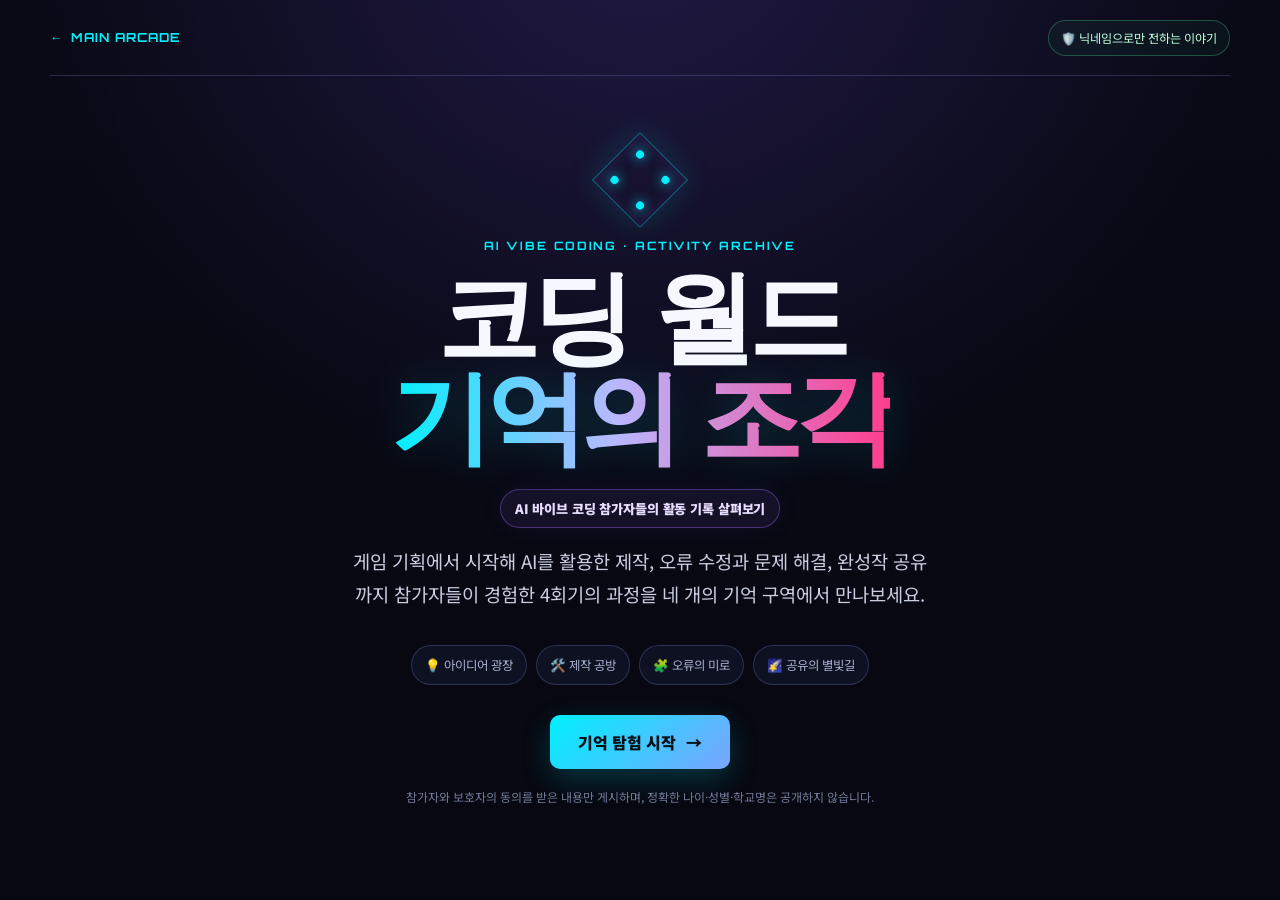
<file: games/memory_fragments/index.html>
<!DOCTYPE html>
<html lang="ko">
<head>
  <meta charset="UTF-8">
  <meta name="viewport" content="width=device-width, initial-scale=1.0">
  <meta name="description" content="바이브 코딩 참가자들의 4회기 제작 경험을 기억의 조각으로 탐험하는 웹게임">
  <title>코딩 월드 — 기억의 조각</title>
  <link rel="preconnect" href="https://fonts.googleapis.com">
  <link rel="preconnect" href="https://fonts.gstatic.com" crossorigin>
  <link href="https://fonts.googleapis.com/css2?family=Orbitron:wght@500;700;900&family=Noto+Sans+KR:wght@400;500;700;900&display=swap" rel="stylesheet">
  <link rel="stylesheet" href="style.css">
</head>
<body>
  <a class="skip-link" href="#mainContent">본문으로 바로가기</a>
  <div class="ambient ambient-one" aria-hidden="true"></div>
  <div class="ambient ambient-two" aria-hidden="true"></div>

  <header class="topbar">
    <a class="home-link" href="../../index.html" aria-label="VIVE Coding World 메인 아케이드로 돌아가기">
      <span aria-hidden="true">←</span> MAIN ARCADE
    </a>
    <p class="privacy-chip"><span aria-hidden="true">🛡️</span> 닉네임으로만 전하는 이야기</p>
  </header>

  <main id="mainContent" class="app-shell">
    <section id="introView" class="view intro-view" aria-labelledby="introTitle">
      <div class="signal-mark" aria-hidden="true">
        <span></span><span></span><span></span><span></span>
      </div>
      <p class="eyebrow">AI VIBE CODING · ACTIVITY ARCHIVE</p>
      <h1 id="introTitle">코딩 월드<br><span>기억의 조각</span></h1>
      <p class="archive-purpose">AI 바이브 코딩 참가자들의 활동 기록 살펴보기</p>
      <p class="intro-copy">게임 기획에서 시작해 AI를 활용한 제작, 오류 수정과 문제 해결, 완성작 공유까지 참가자들이 경험한 4회기의 과정을 네 개의 기억 구역에서 만나보세요.</p>

      <div class="zone-preview" aria-label="탐험할 네 구역">
        <span>💡 아이디어 광장</span>
        <span>🛠️ 제작 공방</span>
        <span>🧩 오류의 미로</span>
        <span>🌠 공유의 별빛길</span>
      </div>

      <button id="startJourney" class="primary-button" type="button">
        기억 탐험 시작 <span aria-hidden="true">→</span>
      </button>
      <p class="consent-note">참가자와 보호자의 동의를 받은 내용만 게시하며, 정확한 나이·성별·학교명은 공개하지 않습니다.</p>
    </section>

    <section id="explorerView" class="view explorer-view" aria-labelledby="explorerTitle" hidden>
      <div class="explorer-heading">
        <div>
          <p class="eyebrow">MEMORY MAP</p>
          <h1 id="explorerTitle">네 개의 기억 구역</h1>
        </div>
        <div class="progress-panel" aria-label="탐험 진행 상황">
          <div><span>방문 구역</span><strong id="visitedCount">0 / 4</strong></div>
          <div><span>읽은 조각</span><strong id="fragmentCount">0 / 0</strong></div>
        </div>
      </div>

      <nav class="zone-map" aria-label="기억 구역 선택">
        <button class="zone-button" type="button" data-zone="idea" aria-pressed="false">
          <span class="zone-number">01</span><span class="zone-icon" aria-hidden="true">💡</span>
          <span><strong>아이디어 광장</strong><small>처음 품었던 생각</small></span>
          <i class="visit-mark" aria-hidden="true">미방문</i>
        </button>
        <button class="zone-button" type="button" data-zone="joy" aria-pressed="false">
          <span class="zone-number">02</span><span class="zone-icon" aria-hidden="true">🛠️</span>
          <span><strong>제작 공방</strong><small>완성의 즐거움</small></span>
          <i class="visit-mark" aria-hidden="true">미방문</i>
        </button>
        <button class="zone-button" type="button" data-zone="challenge" aria-pressed="false">
          <span class="zone-number">03</span><span class="zone-icon" aria-hidden="true">🧩</span>
          <span><strong>오류의 미로</strong><small>고민과 문제 해결</small></span>
          <i class="visit-mark" aria-hidden="true">미방문</i>
        </button>
        <button class="zone-button" type="button" data-zone="sharing" aria-pressed="false">
          <span class="zone-number">04</span><span class="zone-icon" aria-hidden="true">🌠</span>
          <span><strong>공유의 별빛길</strong><small>배움과 한마디</small></span>
          <i class="visit-mark" aria-hidden="true">미방문</i>
        </button>
      </nav>

      <section class="zone-stage" aria-labelledby="zoneTitle">
        <div class="zone-stage-heading">
          <div>
            <p id="zoneEyebrow" class="eyebrow">ZONE 01</p>
            <h2 id="zoneTitle">아이디어 광장</h2>
          </div>
          <p id="zoneQuestion" class="zone-question">어떤 게임이나 기능을 만들고 싶었나요?</p>
        </div>

        <div id="fragmentGrid" class="fragment-grid" aria-live="polite"></div>
        <div id="emptyState" class="empty-state" role="status" hidden>
          <span class="empty-orb" aria-hidden="true">✦</span>
          <h3>아직 등록된 기억의 조각이 없습니다</h3>
          <p><code>participants.js</code>에 닉네임과 회고 내용을 입력하면 이곳에 카드가 나타납니다.</p>
        </div>
      </section>

      <div class="journey-controls">
        <button id="previousZone" class="secondary-button" type="button"><span aria-hidden="true">←</span> 이전 구역</button>
        <button id="finishJourney" class="primary-button compact" type="button" disabled>탐험 마치기</button>
        <button id="nextZone" class="secondary-button" type="button">다음 구역 <span aria-hidden="true">→</span></button>
      </div>
      <p id="completionHint" class="completion-hint" aria-live="polite">네 구역을 모두 방문하면 탐험을 마칠 수 있어요.</p>
    </section>

    <section id="endingView" class="view ending-view" aria-labelledby="endingTitle" hidden>
      <div class="ending-symbol" aria-hidden="true">✦</div>
      <p class="eyebrow">MEMORY ARCHIVE COMPLETE</p>
      <h1 id="endingTitle">당신도 새로운 조각을<br><span>만들 수 있어요</span></h1>
      <p class="ending-copy">처음부터 완벽한 코드는 없습니다. 질문하고, 고치고, 다시 시도한 모든 순간이 나만의 게임을 만듭니다.</p>
      <div id="endingMessages" class="ending-messages" aria-live="polite"></div>
      <div class="ending-actions">
        <button id="restartJourney" class="secondary-button" type="button">기억 다시 보기</button>
        <a class="primary-button compact" href="../../index.html">참가자 게임 플레이하기</a>
      </div>
    </section>

    <p id="loadError" class="load-error" role="alert" hidden>기억 데이터를 불러오지 못했습니다. 페이지를 새로고침해 주세요.</p>
  </main>

  <dialog id="memoryDialog" class="memory-dialog" aria-labelledby="dialogTitle">
    <div class="dialog-accent" id="dialogAccent" aria-hidden="true"></div>
    <button id="closeDialog" class="dialog-close" type="button" aria-label="기억 카드 닫기">×</button>
    <p id="dialogZone" class="eyebrow"></p>
    <div class="dialog-person">
      <span id="dialogAvatarSlot" class="dialog-avatar-slot"></span>
      <div><h2 id="dialogTitle"></h2><p id="dialogMeta"></p></div>
    </div>
    <div id="dialogAnswers" class="dialog-answers"></div>
  </dialog>

  <script src="participants.js"></script>
  <script src="main.js"></script>
</body>
</html>
</file>
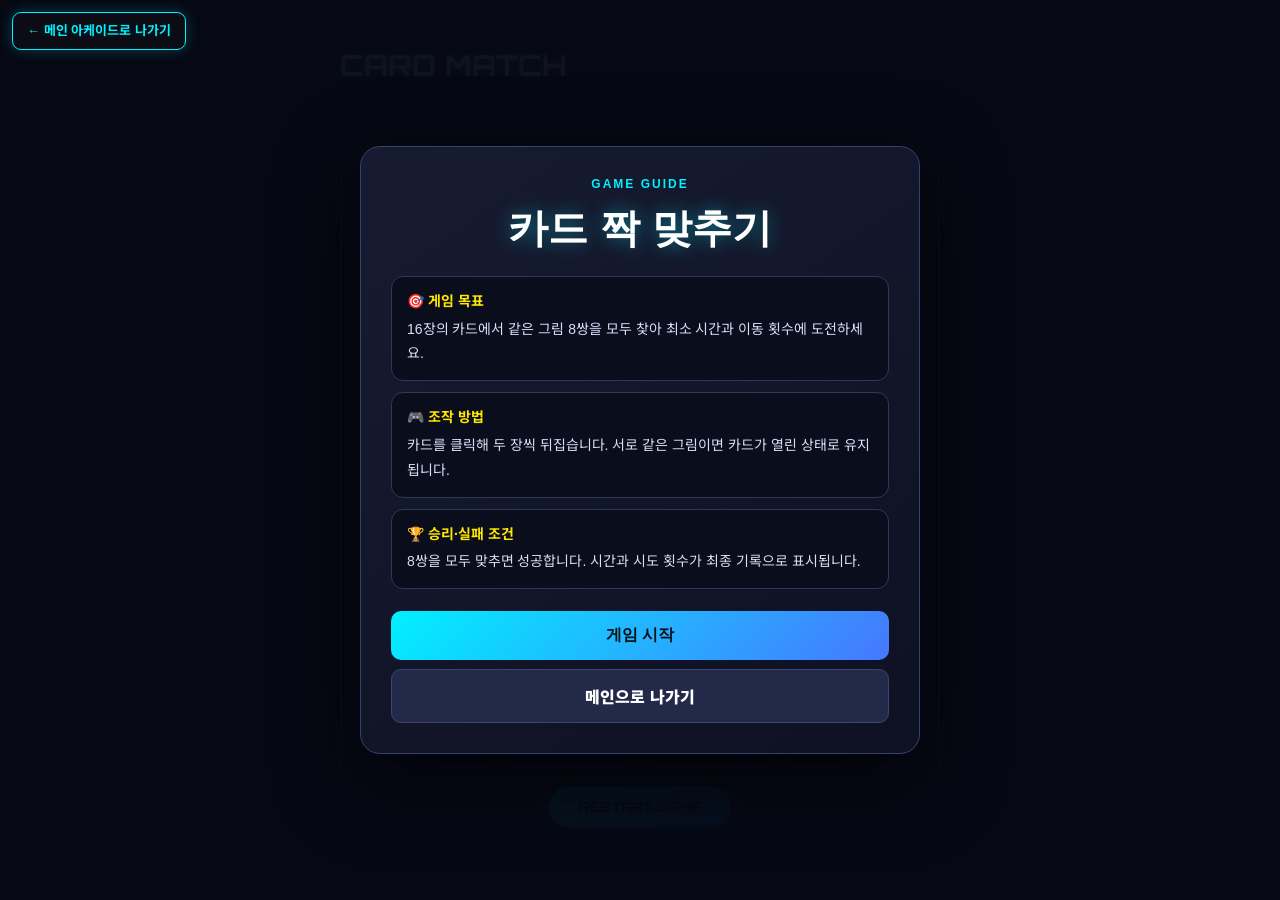
<file: games/memory_match/index.html>
<!DOCTYPE html>
<html lang="ko">
<head>
    <meta charset="UTF-8">
    <meta name="viewport" content="width=device-width, initial-scale=1.0">
    <title>카드 짝 맞추기 - VIVE Coding World</title>
    <link href="https://fonts.googleapis.com/css2?family=Orbitron:wght@500;900&family=Noto+Sans+KR:wght@400;700&display=swap" rel="stylesheet">
    <style>
        :root {
            --bg-color: #0d0d15;
            --panel-bg: #161625;
            --neon-primary: #00f0ff;
            --neon-secondary: #ff0055;
            --neon-yellow: #ffe600;
            --text-color: #ffffff;
            --card-back: #1f2238;
        }

        * {
            box-sizing: border-box;
            margin: 0;
            padding: 0;
            user-select: none;
        }

        body {
            background-color: var(--bg-color);
            color: var(--text-color);
            font-family: 'Noto Sans KR', sans-serif;
            min-height: 100vh;
            display: flex;
            flex-direction: column;
            align-items: center;
            justify-content: center;
            padding: 20px;
        }

        /* 상단 네비게이션 & 헤더 */
        .header-container {
            width: 100%;
            max-width: 600px;
            display: flex;
            justify-content: space-between;
            align-items: center;
            margin-bottom: 20px;
        }

        .btn-back {
            background: transparent;
            border: 1px solid var(--neon-primary);
            color: var(--neon-primary);
            padding: 8px 16px;
            border-radius: 6px;
            font-weight: bold;
            text-decoration: none;
            font-size: 0.9rem;
            transition: all 0.3s ease;
        }

        .btn-back:hover {
            background: var(--neon-primary);
            color: #000;
            box-shadow: 0 0 10px var(--neon-primary);
        }

        h1 {
            font-family: 'Orbitron', sans-serif;
            font-size: 1.8rem;
            color: #fff;
            text-shadow: 0 0 10px var(--neon-primary);
        }

        /* 게임 보드 및 스코어 패널 */
        .game-wrapper {
            background-color: var(--panel-bg);
            border: 2px solid rgba(0, 240, 255, 0.3);
            border-radius: 18px;
            padding: 25px;
            box-shadow: 0 0 30px rgba(0, 0, 0, 0.8);
            width: 100%;
            max-width: 600px;
            display: flex;
            flex-direction: column;
            align-items: center;
            position: relative;
        }

        .score-board {
            display: flex;
            justify-content: space-around;
            width: 100%;
            background: rgba(0, 0, 0, 0.4);
            padding: 12px;
            border-radius: 10px;
            margin-bottom: 20px;
            border: 1px solid rgba(255, 255, 255, 0.05);
            font-family: 'Orbitron', sans-serif;
        }

        .score-item {
            display: flex;
            flex-direction: column;
            align-items: center;
            gap: 4px;
        }

        .score-label {
            font-size: 0.75rem;
            color: #888;
        }

        .score-value {
            font-size: 1.3rem;
            font-weight: bold;
            color: var(--neon-yellow);
        }

        /* 카드 그리드 */
        .card-grid {
            display: grid;
            grid-template-columns: repeat(4, 1fr);
            gap: 12px;
            width: 100%;
            aspect-ratio: 1;
        }

        /* 3D 카드 애니메이션 */
        .card {
            background-color: transparent;
            perspective: 1000px;
            cursor: pointer;
        }

        .card-inner {
            position: relative;
            width: 100%;
            height: 100%;
            text-align: center;
            transition: transform 0.5s cubic-bezier(0.175, 0.885, 0.32, 1.275);
            transform-style: preserve-3d;
            border-radius: 10px;
        }

        .card.flipped .card-inner {
            transform: rotateY(180deg);
        }

        .card-front, .card-back {
            position: absolute;
            width: 100%;
            height: 100%;
            -webkit-backface-visibility: hidden;
            backface-visibility: hidden;
            border-radius: 10px;
            display: flex;
            align-items: center;
            justify-content: center;
            font-size: 2.2rem;
            border: 2px solid rgba(255, 255, 255, 0.1);
        }

        .card-back {
            background-color: var(--card-back);
            color: var(--neon-primary);
            box-shadow: inset 0 0 15px rgba(0, 0, 0, 0.5);
        }

        .card-back::after {
            content: '⚡';
            font-size: 1.5rem;
            opacity: 0.6;
        }

        .card-front {
            background-color: #2a2e45;
            transform: rotateY(180deg);
            border-color: var(--neon-primary);
            box-shadow: 0 0 10px rgba(0, 240, 255, 0.3);
        }

        .card.matched .card-front {
            border-color: var(--neon-secondary);
            box-shadow: 0 0 15px rgba(255, 0, 85, 0.5);
            animation: pulse 0.5s ease-in-out;
        }

        @keyframes pulse {
            0% { transform: rotateY(180deg) scale(1); }
            50% { transform: rotateY(180deg) scale(1.1); }
            100% { transform: rotateY(180deg) scale(1); }
        }

        /* 리셋 버튼 */
        .btn-reset {
            margin-top: 20px;
            background: linear-gradient(135deg, var(--neon-primary), #0077ff);
            border: none;
            color: #000;
            padding: 12px 30px;
            border-radius: 25px;
            font-weight: bold;
            font-family: 'Orbitron', sans-serif;
            cursor: pointer;
            transition: all 0.2s ease;
            box-shadow: 0 0 15px rgba(0, 240, 255, 0.4);
        }

        .btn-reset:hover {
            transform: translateY(-2px);
            box-shadow: 0 0 25px rgba(0, 240, 255, 0.7);
        }

        /* 승리 모달 레이어 */
        .modal {
            position: absolute;
            inset: 0;
            background: rgba(13, 13, 21, 0.95);
            backdrop-filter: blur(8px);
            border-radius: 18px;
            display: flex;
            flex-direction: column;
            align-items: center;
            justify-content: center;
            z-index: 10;
            opacity: 0;
            pointer-events: none;
            transition: opacity 0.3s ease;
        }

        .modal.active {
            opacity: 1;
            pointer-events: auto;
        }

        .modal h2 {
            font-family: 'Orbitron', sans-serif;
            font-size: 2rem;
            color: var(--neon-secondary);
            text-shadow: 0 0 15px var(--neon-secondary);
            margin-bottom: 15px;
        }

        .modal p {
            color: #ccc;
            margin-bottom: 25px;
            font-size: 1.1rem;
            text-align: center;
            line-height: 1.6;
        }
    </style>
</head>
<body>

    <div class="header-container">
        <!-- 포털 메인으로 돌아가는 상대 경로 링크 -->
        <a href="../../index.html" class="btn-back">⬅ MAIN PORTAL</a>
        <h1>CARD MATCH</h1>
    </div>

    <div class="game-wrapper">
        <!-- 스코어 및 상태 표시 영역 -->
        <div class="score-board">
            <div class="score-item">
                <span class="score-label">TIME</span>
                <span id="timeText" class="score-value">0s</span>
            </div>
            <div class="score-item">
                <span class="score-label">MOVES</span>
                <span id="movesText" class="score-value">0</span>
            </div>
            <div class="score-item">
                <span class="score-label">MATCHES</span>
                <span id="matchesText" class="score-value">0 / 8</span>
            </div>
        </div>

        <!-- 카드 4x4 그리드 -->
        <div id="cardGrid" class="card-grid"></div>

        <button class="btn-reset" onclick="initGame()">RESTART GAME</button>

        <!-- 게임 완료 레이어 -->
        <div id="winModal" class="modal">
            <h2>STAGE CLEAR! 🎉</h2>
            <p id="winStatsText">시간: 0초 | 시도 횟수: 0회</p>
            <button class="btn-reset" onclick="initGame()">PLAY AGAIN</button>
        </div>
    </div>

    <script>
        // 사용될 8쌍의 이모지 아이콘
        const EMOJIS = ['🎮', '🚀', '👾', '🤖', '⚔️', '🔮', '🛸', '💎'];

        let cards = [];
        let flippedCards = [];
        let matchedPairs = 0;
        let moves = 0;
        let timer = 0;
        let timerInterval = null;
        let isLockBoard = false;
        let isGameStarted = false;

        const cardGrid = document.getElementById('cardGrid');
        const movesText = document.getElementById('movesText');
        const matchesText = document.getElementById('matchesText');
        const timeText = document.getElementById('timeText');
        const winModal = document.getElementById('winModal');
        const winStatsText = document.getElementById('winStatsText');

        // Fisher-Yates 셔플 알고리즘
        function shuffle(array) {
            let currentIndex = array.length, randomIndex;
            while (currentIndex !== 0) {
                randomIndex = Math.floor(Math.random() * currentIndex);
                currentIndex--;
                [array[currentIndex], array[randomIndex]] = [array[randomIndex], array[currentIndex]];
            }
            return array;
        }

        // 게임 초기화
        function initGame() {
            // 타이머 및 변수 리셋
            clearInterval(timerInterval);
            timer = 0;
            moves = 0;
            matchedPairs = 0;
            flippedCards = [];
            isLockBoard = false;
            isGameStarted = false;

            timeText.innerText = '0s';
            movesText.innerText = '0';
            matchesText.innerText = `0 / ${EMOJIS.length}`;
            winModal.classList.remove('active');

            // 8개 이모지를 2개씩 복사하여 16개 덱 구성 후 섞기
            const deck = shuffle([...EMOJIS, ...EMOJIS]);
            cardGrid.innerHTML = '';

            deck.forEach((emoji, index) => {
                const card = document.createElement('div');
                card.classList.add('card');
                card.dataset.emoji = emoji;
                card.dataset.index = index;

                card.innerHTML = `
                    <div class="card-inner">
                        <div class="card-back"></div>
                        <div class="card-front">${emoji}</div>
                    </div>
                `;

                card.addEventListener('click', () => flipCard(card));
                cardGrid.appendChild(card);
            });
        }

        // 타이머 시작
        function startTimer() {
            if (isGameStarted) return;
            isGameStarted = true;
            timerInterval = setInterval(() => {
                timer++;
                timeText.innerText = `${timer}s`;
            }, 1000);
        }

        // 카드 뒤집기 로직
        function flipCard(card) {
            // 이미 뒤집힘 / 보드 잠김 / 이미 맞춘 카드는 클릭 불가
            if (isLockBoard || card.classList.contains('flipped') || card.classList.contains('matched')) {
                return;
            }

            startTimer();

            card.classList.add('flipped');
            flippedCards.push(card);

            // 2장이 뒤집혔을 때 매칭 검사
            if (flippedCards.length === 2) {
                moves++;
                movesText.innerText = moves;
                checkMatch();
            }
        }

        // 짝 맞추기 판정
        function checkMatch() {
            const [card1, card2] = flippedCards;
            const isMatch = card1.dataset.emoji === card2.dataset.emoji;

            if (isMatch) {
                // 일치하는 경우
                card1.classList.add('matched');
                card2.classList.add('matched');
                matchedPairs++;
                matchesText.innerText = `${matchedPairs} / ${EMOJIS.length}`;
                resetBoard();

                // 모든 짝을 찾았을 때 승리
                if (matchedPairs === EMOJIS.length) {
                    handleWin();
                }
            } else {
                // 일치하지 않는 경우 (800ms 후 다시 뒤집기)
                isLockBoard = true;
                setTimeout(() => {
                    card1.classList.remove('flipped');
                    card2.classList.remove('flipped');
                    resetBoard();
                }, 800);
            }
        }

        // 턴 종료 후 보드 상태 해제
        function resetBoard() {
            flippedCards = [];
            isLockBoard = false;
        }

        // 승리 처리
        function handleWin() {
            clearInterval(timerInterval);
            setTimeout(() => {
                winStatsText.innerHTML = `총 소요 시간: <b>${timer}초</b><br>시도 횟수: <b>${moves}회</b>`;
                winModal.classList.add('active');
            }, 500);
        }

        // 최초 게임 시작
        initGame();
    </script>
    <script src="../common/game-shell.js" data-title="카드 짝 맞추기" data-goal="16장의 카드에서 같은 그림 8쌍을 모두 찾아 최소 시간과 이동 횟수에 도전하세요." data-controls="카드를 클릭해 두 장씩 뒤집습니다. 서로 같은 그림이면 카드가 열린 상태로 유지됩니다." data-result="8쌍을 모두 맞추면 성공합니다. 시간과 시도 횟수가 최종 기록으로 표시됩니다." data-start="initGame"></script>
</body>
</html>
</file>
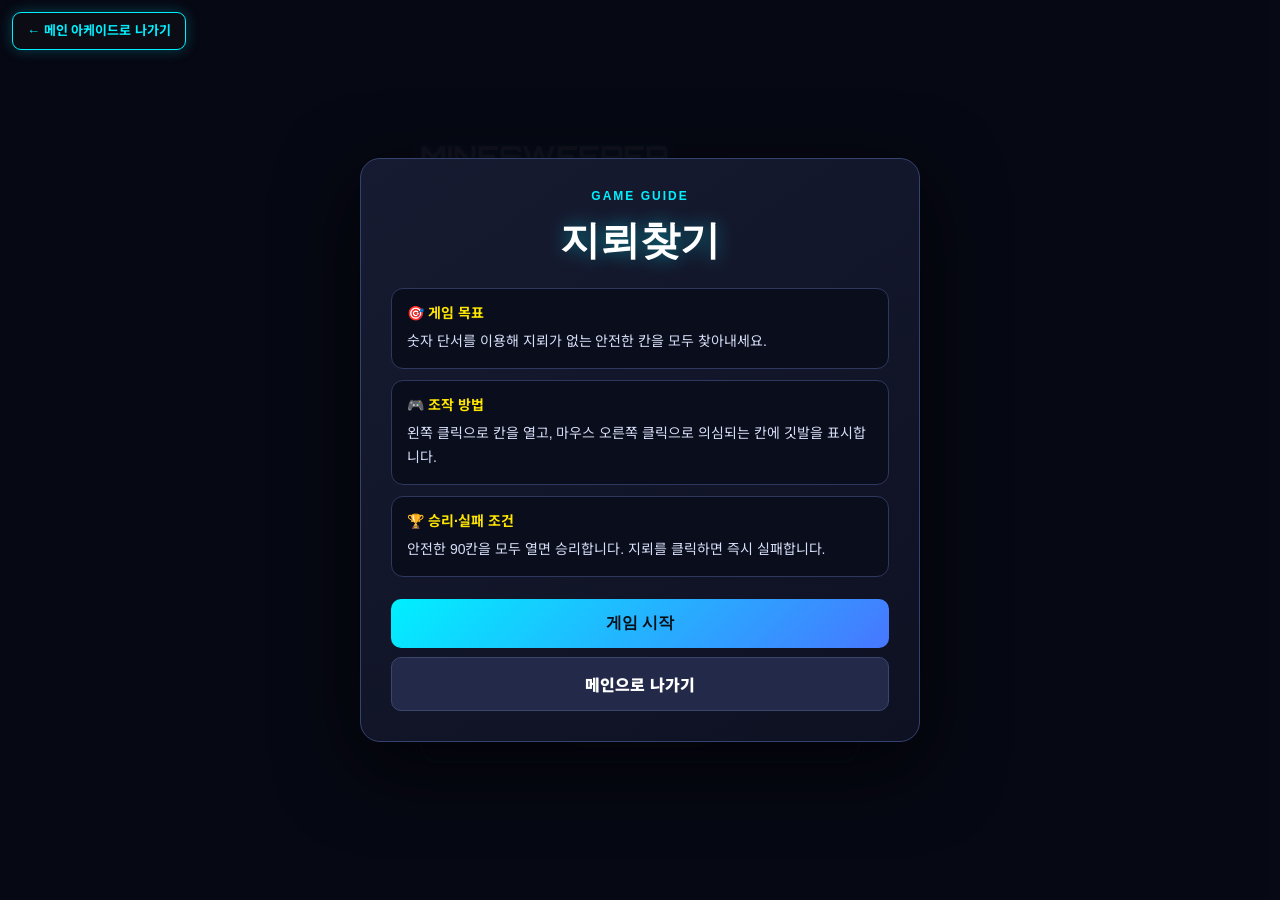
<file: games/minesweeper/index.html>
<!DOCTYPE html>
<html lang="ko">
<head>
    <meta charset="UTF-8">
    <meta name="viewport" content="width=device-width, initial-scale=1.0">
    <title>지뢰찾기 - VIVE Coding World</title>
    <link href="https://fonts.googleapis.com/css2?family=Orbitron:wght@500;900&family=Noto+Sans+KR:wght@400;700&display=swap" rel="stylesheet">
    <style>
        :root {
            --bg-color: #0d0d15;
            --panel-bg: #161625;
            --neon-primary: #00f0ff;
            --neon-secondary: #ff0055;
            --neon-yellow: #ffe600;
            --text-color: #ffffff;
        }
        * { box-sizing: border-box; margin: 0; padding: 0; user-select: none; }
        body { background-color: var(--bg-color); color: var(--text-color); font-family: 'Noto Sans KR', sans-serif; min-height: 100vh; display: flex; flex-direction: column; align-items: center; justify-content: center; padding: 20px; }
        .header-container { width: 100%; max-width: 440px; display: flex; justify-content: space-between; align-items: center; margin-bottom: 20px; }
        .btn-back { background: transparent; border: 1px solid var(--neon-primary); color: var(--neon-primary); padding: 8px 16px; border-radius: 6px; font-weight: bold; text-decoration: none; font-size: 0.9rem; transition: all 0.3s; }
        .btn-back:hover { background: var(--neon-primary); color: #000; box-shadow: 0 0 10px var(--neon-primary); }
        h1 { font-family: 'Orbitron', sans-serif; font-size: 1.8rem; text-shadow: 0 0 10px var(--neon-primary); }
        .game-wrapper { background-color: var(--panel-bg); border: 2px solid rgba(0, 240, 255, 0.3); border-radius: 18px; padding: 20px; box-shadow: 0 0 30px rgba(0,0,0,0.8); display: flex; flex-direction: column; align-items: center; gap: 15px; }
        .score-board { display: flex; justify-content: space-around; width: 100%; background: rgba(0, 0, 0, 0.4); padding: 10px; border-radius: 10px; font-family: 'Orbitron', sans-serif; }
        .score-item { display: flex; flex-direction: column; align-items: center; }
        .score-label { font-size: 0.75rem; color: #888; }
        .score-value { font-size: 1.2rem; font-weight: bold; color: var(--neon-yellow); }
        .grid { display: grid; grid-template-columns: repeat(10, 36px); gap: 4px; }
        .cell { width: 36px; height: 36px; background: #1f2238; border: 1px solid rgba(255,255,255,0.05); border-radius: 4px; display: flex; align-items: center; justify-content: center; font-weight: bold; cursor: pointer; font-family: 'Orbitron', sans-serif; }
        .cell.revealed { background: #2a2e45; border-color: var(--neon-primary); }
        .cell.mine { background: var(--neon-secondary); }
        .btn-action { background: linear-gradient(135deg, var(--neon-primary), #0077ff); border: none; color: #000; padding: 12px 30px; border-radius: 25px; font-weight: bold; font-family: 'Orbitron', sans-serif; cursor: pointer; transition: all 0.2s; box-shadow: 0 0 15px rgba(0, 240, 255, 0.4); }
        .btn-action:hover { transform: translateY(-2px); box-shadow: 0 0 25px rgba(0, 240, 255, 0.7); }
    </style>
</head>
<body>
    <div class="header-container">
        <a href="../../index.html" class="btn-back">⬅ MAIN PORTAL</a>
        <h1>MINESWEEPER</h1>
    </div>
    <div class="game-wrapper">
        <div class="score-board">
            <div class="score-item"><span class="score-label">MINES</span><span id="minesCount" class="score-value">10</span></div>
            <div class="score-item"><span class="score-label">TIME</span><span id="timerText" class="score-value">0s</span></div>
        </div>
        <div id="grid" class="grid"></div>
        <button class="btn-action" onclick="initGame()">RESET GAME</button>
    </div>
    <script>
        const width = 10;
        const minesTotal = 10;
        let grid = document.getElementById('grid');
        let cells = [];
        let isGameOver = false;
        let timer = 0, timerInterval = null;

        function initGame() {
            grid.innerHTML = '';
            cells = [];
            isGameOver = false;
            clearInterval(timerInterval);
            timer = 0;
            document.getElementById('timerText').innerText = '0s';
            document.getElementById('minesCount').innerText = minesTotal;

            const minesArray = Array(minesTotal).fill('mine');
            const emptyArray = Array(width * width - minesTotal).fill('valid');
            const gameArray = shuffle([...minesArray, ...emptyArray]);

            for (let i = 0; i < width * width; i++) {
                const cell = document.createElement('div');
                cell.setAttribute('id', i);
                cell.classList.add('cell');
                cell.dataset.type = gameArray[i];
                grid.appendChild(cell);
                cells.push(cell);

                cell.addEventListener('click', () => click(cell));
                cell.oncontextmenu = (e) => {
                    e.preventDefault();
                    addFlag(cell);
                };
            }

            for (let i = 0; i < cells.length; i++) {
                let total = 0;
                const isLeftEdge = (i % width === 0);
                const isRightEdge = (i % width === width - 1);

                if (cells[i].dataset.type === 'valid') {
                    if (i > 0 && !isLeftEdge && cells[i - 1].dataset.type === 'mine') total++;
                    if (i > 8 && !isRightEdge && cells[i + 1 - width].dataset.type === 'mine') total++;
                    if (i > 9 && cells[i - width].dataset.type === 'mine') total++;
                    if (i > 10 && !isLeftEdge && cells[i - 1 - width].dataset.type === 'mine') total++;
                    if (i < 98 && !isRightEdge && cells[i + 1].dataset.type === 'mine') total++;
                    if (i < 90 && !isLeftEdge && cells[i - 1 + width].dataset.type === 'mine') total++;
                    if (i < 89 && !isRightEdge && cells[i + 1 + width].dataset.type === 'mine') total++;
                    if (i < 90 && cells[i + width].dataset.type === 'mine') total++;
                    cells[i].setAttribute('data', total);
                }
            }
        }

        function shuffle(array) {
            return array.sort(() => Math.random() - 0.5);
        }

        function addFlag(cell) {
            if (isGameOver || cell.classList.contains('revealed')) return;
            if (!cell.classList.contains('flag')) {
                cell.classList.add('flag');
                cell.innerHTML = '🚩';
            } else {
                cell.classList.remove('flag');
                cell.innerHTML = '';
            }
        }

        function click(cell) {
            let currentId = cell.id;
            if (isGameOver || cell.classList.contains('revealed') || cell.classList.contains('flag')) return;

            if (!timerInterval) {
                timerInterval = setInterval(() => { timer++; document.getElementById('timerText').innerText = `${timer}s`; }, 1000);
            }

            if (cell.dataset.type === 'mine') {
                gameOver(cell);
            } else {
                let total = cell.getAttribute('data');
                if (total != 0) {
                    cell.classList.add('revealed');
                    cell.innerHTML = total;
                    checkWin();
                    return;
                }
                checkCell(currentId);
            }
            cell.classList.add('revealed');
            checkWin();
        }

        function checkCell(currentId) {
            const i = parseInt(currentId);
            const isLeftEdge = (i % width === 0);
            const isRightEdge = (i % width === width - 1);

            setTimeout(() => {
                if (i > 0 && !isLeftEdge) click(cells[i - 1]);
                if (i > 8 && !isRightEdge) click(cells[i + 1 - width]);
                if (i > 9) click(cells[i - width]);
                if (i > 10 && !isLeftEdge) click(cells[i - 1 - width]);
                if (i < 98 && !isRightEdge) click(cells[i + 1]);
                if (i < 90 && !isLeftEdge) click(cells[i - 1 + width]);
                if (i < 89 && !isRightEdge) click(cells[i + 1 + width]);
                if (i < 90) click(cells[i + width]);
            }, 10);
        }

        function gameOver(cell) {
            isGameOver = true;
            clearInterval(timerInterval);
            cells.forEach(c => {
                if (c.dataset.type === 'mine') {
                    c.classList.add('mine');
                    c.innerHTML = '💣';
                }
            });
            alert('BOOM! GAME OVER');
        }

        function checkWin() {
            let matches = 0;
            for (let i = 0; i < cells.length; i++) {
                if (cells[i].classList.contains('revealed') && cells[i].dataset.type === 'valid') matches++;
            }
            if (matches === width * width - minesTotal) {
                isGameOver = true;
                clearInterval(timerInterval);
                alert('WINNER!');
            }
        }

        initGame();
    </script>
    <script src="../common/game-shell.js" data-title="지뢰찾기" data-goal="숫자 단서를 이용해 지뢰가 없는 안전한 칸을 모두 찾아내세요." data-controls="왼쪽 클릭으로 칸을 열고, 마우스 오른쪽 클릭으로 의심되는 칸에 깃발을 표시합니다." data-result="안전한 90칸을 모두 열면 승리합니다. 지뢰를 클릭하면 즉시 실패합니다." data-start="initGame"></script>
</body>
</html>
</file>
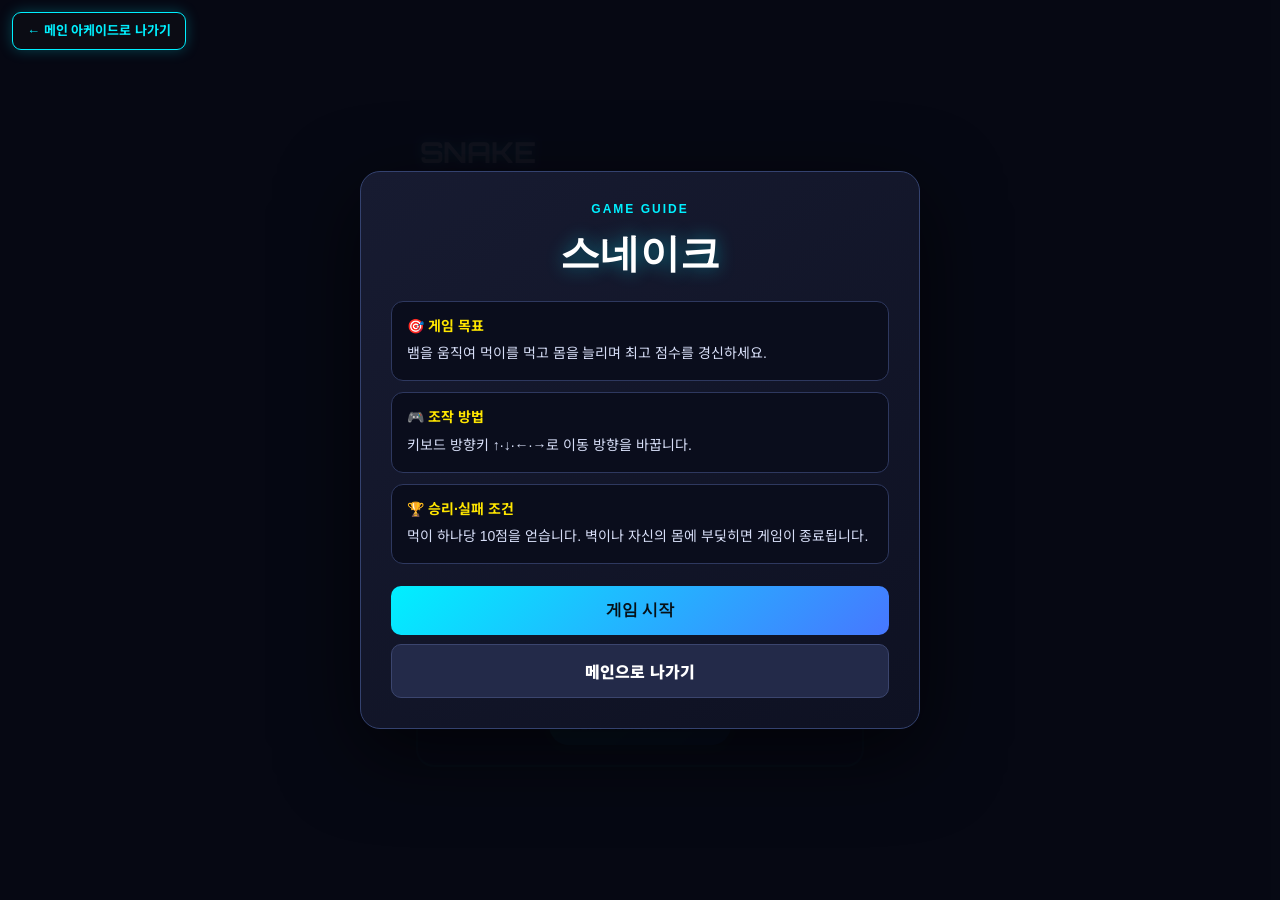
<file: games/snake/index.html>
<!DOCTYPE html>
<html lang="ko">
<head>
    <meta charset="UTF-8">
    <meta name="viewport" content="width=device-width, initial-scale=1.0">
    <title>스네이크 게임 - VIVE Coding World</title>
    <link href="https://fonts.googleapis.com/css2?family=Orbitron:wght@500;900&family=Noto+Sans+KR:wght@400;700&display=swap" rel="stylesheet">
    <style>
        :root {
            --bg-color: #0d0d15;
            --panel-bg: #161625;
            --neon-primary: #00f0ff;
            --neon-secondary: #ff0055;
            --neon-yellow: #ffe600;
            --neon-green: #00ff66;
            --text-color: #ffffff;
        }
        * { box-sizing: border-box; margin: 0; padding: 0; user-select: none; }
        body { background-color: var(--bg-color); color: var(--text-color); font-family: 'Noto Sans KR', sans-serif; min-height: 100vh; display: flex; flex-direction: column; align-items: center; justify-content: center; padding: 20px; }
        .header-container { width: 100%; max-width: 440px; display: flex; justify-content: space-between; align-items: center; margin-bottom: 20px; }
        .btn-back { background: transparent; border: 1px solid var(--neon-primary); color: var(--neon-primary); padding: 8px 16px; border-radius: 6px; font-weight: bold; text-decoration: none; font-size: 0.9rem; transition: all 0.3s; }
        .btn-back:hover { background: var(--neon-primary); color: #000; box-shadow: 0 0 10px var(--neon-primary); }
        h1 { font-family: 'Orbitron', sans-serif; font-size: 1.8rem; text-shadow: 0 0 10px var(--neon-primary); }
        .game-wrapper { background-color: var(--panel-bg); border: 2px solid rgba(0, 240, 255, 0.3); border-radius: 18px; padding: 20px; box-shadow: 0 0 30px rgba(0,0,0,0.8); display: flex; flex-direction: column; align-items: center; gap: 15px; }
        .score-board { display: flex; justify-content: space-around; width: 100%; background: rgba(0, 0, 0, 0.4); padding: 10px; border-radius: 10px; font-family: 'Orbitron', sans-serif; }
        .score-item { display: flex; flex-direction: column; align-items: center; }
        .score-label { font-size: 0.75rem; color: #888; }
        .score-value { font-size: 1.2rem; font-weight: bold; color: var(--neon-yellow); }
        canvas { background: #000; border: 2px solid rgba(255, 255, 255, 0.1); border-radius: 8px; }
        .btn-action { background: linear-gradient(135deg, var(--neon-primary), #0077ff); border: none; color: #000; padding: 12px 30px; border-radius: 25px; font-weight: bold; font-family: 'Orbitron', sans-serif; cursor: pointer; transition: all 0.2s; box-shadow: 0 0 15px rgba(0, 240, 255, 0.4); }
        .btn-action:hover { transform: translateY(-2px); box-shadow: 0 0 25px rgba(0, 240, 255, 0.7); }
    </style>
</head>
<body>
    <div class="header-container">
        <a href="../../index.html" class="btn-back">⬅ MAIN PORTAL</a>
        <h1>SNAKE</h1>
    </div>
    <div class="game-wrapper">
        <div class="score-board">
            <div class="score-item"><span class="score-label">SCORE</span><span id="score" class="score-value">0</span></div>
            <div class="score-item"><span class="score-label">HIGH SCORE</span><span id="highScore" class="score-value">0</span></div>
        </div>
        <canvas id="snake" width="400" height="400"></canvas>
        <button class="btn-action" onclick="resetGame()">RESTART GAME</button>
    </div>
    <script>
        const canvas = document.getElementById('snake');
        const ctx = canvas.getContext('2d');
        const gridSize = 20;
        const tileCount = canvas.width / gridSize;

        let snake = [{x: 10, y: 10}];
        let food = {x: 15, y: 15};
        let dx = 0, dy = 0;
        let score = 0;
        let highScore = localStorage.getItem('snake_high') || 0;
        let gameInterval = null;

        document.getElementById('highScore').innerText = highScore;

        function gameLoop() {
            moveSnake();
            if (checkGameOver()) return;
            draw();
        }

        function moveSnake() {
            if (dx === 0 && dy === 0) return;
            const head = {x: snake[0].x + dx, y: snake[0].y + dy};
            snake.unshift(head);
            if (head.x === food.x && head.y === food.y) {
                score += 10;
                document.getElementById('score').innerText = score;
                if (score > highScore) {
                    highScore = score;
                    localStorage.setItem('snake_high', highScore);
                    document.getElementById('highScore').innerText = highScore;
                }
                generateFood();
            } else {
                snake.pop();
            }
        }

        function generateFood() {
            food = {
                x: Math.floor(Math.random() * tileCount),
                y: Math.floor(Math.random() * tileCount)
            };
            snake.forEach(part => {
                if (part.x === food.x && part.y === food.y) generateFood();
            });
        }

        function checkGameOver() {
            if (dx === 0 && dy === 0) return false;
            const head = snake[0];
            if (head.x < 0 || head.x >= tileCount || head.y < 0 || head.y >= tileCount) {
                gameOver();
                return true;
            }
            for (let i = 1; i < snake.length; i++) {
                if (head.x === snake[i].x && head.y === snake[i].y) {
                    gameOver();
                    return true;
                }
            }
            return false;
        }

        function gameOver() {
            clearInterval(gameInterval);
            alert(`GAME OVER!\nScore: ${score}`);
        }

        function draw() {
            ctx.fillStyle = '#000';
            ctx.fillRect(0, 0, canvas.width, canvas.height);

            // Snake
            snake.forEach((part, index) => {
                ctx.fillStyle = index === 0 ? '#00f0ff' : '#00ff66';
                ctx.fillRect(part.x * gridSize, part.y * gridSize, gridSize - 2, gridSize - 2);
            });

            // Food
            ctx.fillStyle = '#ff0055';
            ctx.fillRect(food.x * gridSize, food.y * gridSize, gridSize - 2, gridSize - 2);
        }

        function resetGame() {
            clearInterval(gameInterval);
            snake = [{x: 10, y: 10}];
            dx = 0; dy = 0;
            score = 0;
            document.getElementById('score').innerText = score;
            generateFood();
            draw();
            gameInterval = setInterval(gameLoop, 100);
        }

        document.addEventListener('keydown', e => {
            if (e.key === 'ArrowUp' && dy !== 1) { dx = 0; dy = -1; }
            if (e.key === 'ArrowDown' && dy !== -1) { dx = 0; dy = 1; }
            if (e.key === 'ArrowLeft' && dx !== 1) { dx = -1; dy = 0; }
            if (e.key === 'ArrowRight' && dx !== -1) { dx = 1; dy = 0; }
        });

        resetGame();
    </script>
    <script src="../common/game-shell.js" data-title="스네이크" data-goal="뱀을 움직여 먹이를 먹고 몸을 늘리며 최고 점수를 경신하세요." data-controls="키보드 방향키 ↑·↓·←·→로 이동 방향을 바꿉니다." data-result="먹이 하나당 10점을 얻습니다. 벽이나 자신의 몸에 부딪히면 게임이 종료됩니다." data-start="resetGame"></script>
</body>
</html>
</file>
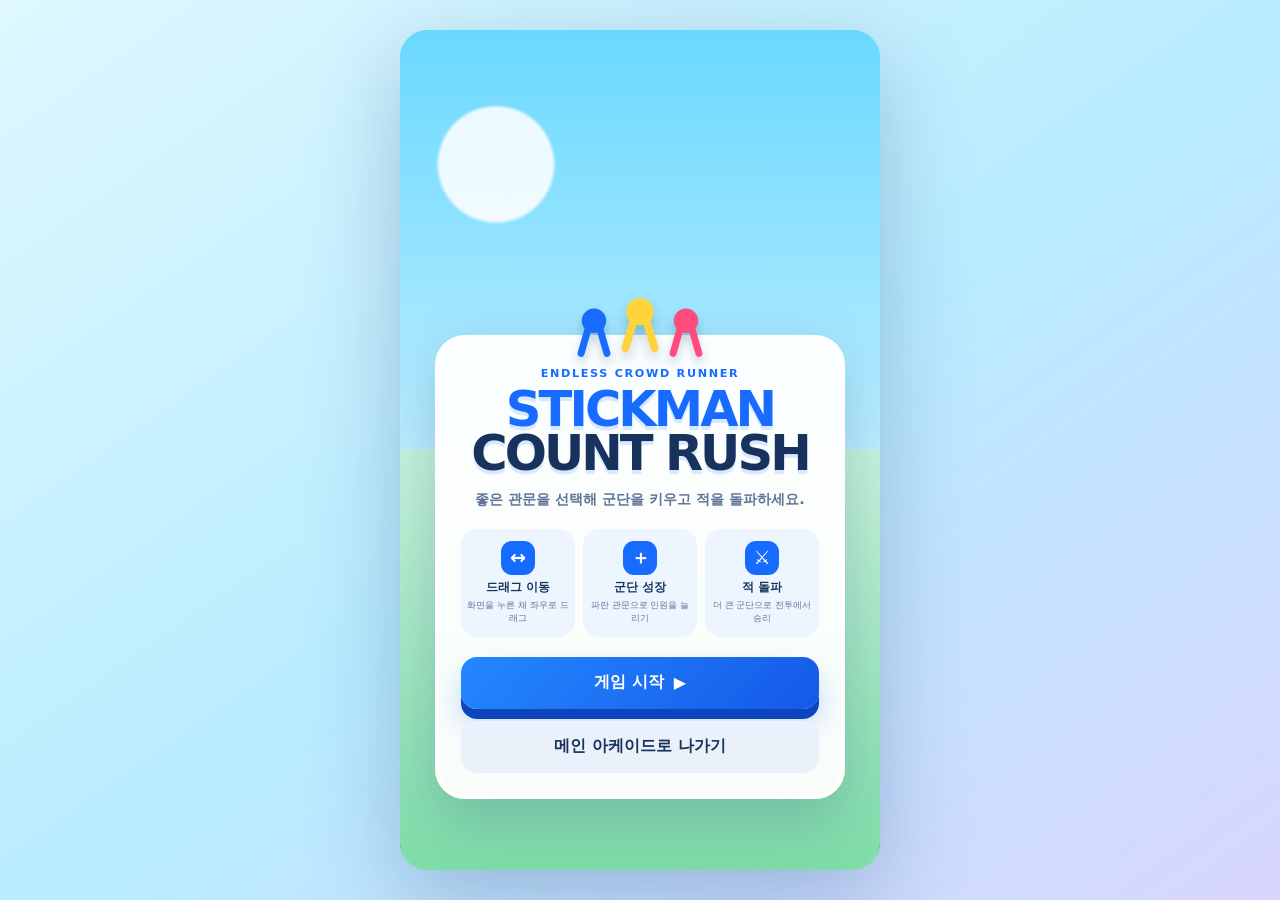
<file: games/stickman_count_rush/index.html>
<!DOCTYPE html>
<html lang="ko">
<head>
    <meta charset="UTF-8">
    <meta name="viewport" content="width=device-width, initial-scale=1, viewport-fit=cover">
    <meta name="theme-color" content="#5ecbff">
    <title>STICKMAN COUNT RUSH - VIVE Coding World</title>
    <link rel="stylesheet" href="style.css">
</head>
<body>
    <main class="game-shell" aria-label="STICKMAN COUNT RUSH 게임">
        <canvas id="gameCanvas" aria-label="스틱맨 군단 달리기 게임 화면"></canvas>

        <div id="hud" class="hud is-hidden" aria-label="현재 게임 기록">
            <a class="icon-button arcade-exit" href="../../index.html" aria-label="메인 아케이드로 나가기">←</a>
            <div class="hud-stats">
                <div class="hud-chip crowd-chip"><span>군단</span><strong id="crowdValue">5</strong></div>
                <div class="hud-chip"><span>거리</span><strong id="distanceValue">0m</strong></div>
                <div class="hud-chip"><span>점수</span><strong id="scoreValue">0</strong></div>
            </div>
            <button id="pauseButton" class="icon-button pause-button" type="button" aria-label="게임 일시정지">Ⅱ</button>
        </div>

        <div id="dragHint" class="drag-hint is-hidden" aria-hidden="true">
            <span class="drag-hand">☝️</span>
            <strong>좌우로 드래그</strong>
        </div>

        <section id="startScreen" class="screen start-screen" aria-labelledby="gameTitle">
            <div class="start-cloud cloud-one" aria-hidden="true"></div>
            <div class="start-cloud cloud-two" aria-hidden="true"></div>
            <div class="screen-card start-card">
                <p class="eyebrow">ENDLESS CROWD RUNNER</p>
                <div class="title-characters" aria-hidden="true">
                    <span class="mini-stick blue-stick">●</span>
                    <span class="mini-stick yellow-stick">●</span>
                    <span class="mini-stick pink-stick">●</span>
                </div>
                <h1 id="gameTitle"><span>STICKMAN</span><br>COUNT RUSH</h1>
                <p class="lead">좋은 관문을 선택해 군단을 키우고 적을 돌파하세요.</p>

                <div class="how-to-play" aria-label="게임 방법">
                    <div><span class="how-icon">↔</span><strong>드래그 이동</strong><small>화면을 누른 채 좌우로 드래그</small></div>
                    <div><span class="how-icon">＋</span><strong>군단 성장</strong><small>파란 관문으로 인원을 늘리기</small></div>
                    <div><span class="how-icon">⚔</span><strong>적 돌파</strong><small>더 큰 군단으로 전투에서 승리</small></div>
                </div>

                <button id="startButton" class="primary-button" type="button">게임 시작 <span aria-hidden="true">▶</span></button>
                <a class="secondary-button" href="../../index.html">메인 아케이드로 나가기</a>
            </div>
        </section>

        <section id="pauseScreen" class="screen screen-shade is-hidden" aria-labelledby="pauseTitle">
            <div class="screen-card compact-card">
                <p class="eyebrow">BREAK TIME</p>
                <h2 id="pauseTitle">일시정지</h2>
                <p>준비되면 다시 달려볼까요?</p>
                <button id="resumeButton" class="primary-button" type="button">계속 달리기</button>
                <a class="secondary-button" href="../../index.html">메인 아케이드로 나가기</a>
            </div>
        </section>

        <section id="gameOverScreen" class="screen screen-shade is-hidden" aria-labelledby="gameOverTitle">
            <div class="screen-card result-card">
                <p class="eyebrow">RUN COMPLETE</p>
                <h2 id="gameOverTitle">기록 도전 완료!</h2>
                <div class="final-score"><span>최종 점수</span><strong id="finalScore">0</strong></div>
                <div class="result-grid">
                    <div><span>달린 거리</span><strong id="finalDistance">0m</strong></div>
                    <div><span>최대 인원</span><strong id="finalCrowd">5명</strong></div>
                    <div><span>최고 점수</span><strong id="bestScore">0</strong></div>
                    <div><span>최장 거리</span><strong id="bestDistance">0m</strong></div>
                </div>
                <p id="newRecordMessage" class="record-message is-hidden">🏆 새로운 최고 기록!</p>
                <button id="restartButton" class="primary-button" type="button">다시 도전</button>
                <a class="secondary-button" href="../../index.html">메인으로 나가기</a>
            </div>
        </section>

        <p id="gameStatus" class="sr-only" aria-live="polite"></p>
    </main>

    <script src="game-core.js"></script>
    <script src="renderer.js"></script>
    <script src="input.js"></script>
    <script src="game.js"></script>
</body>
</html>
</file>
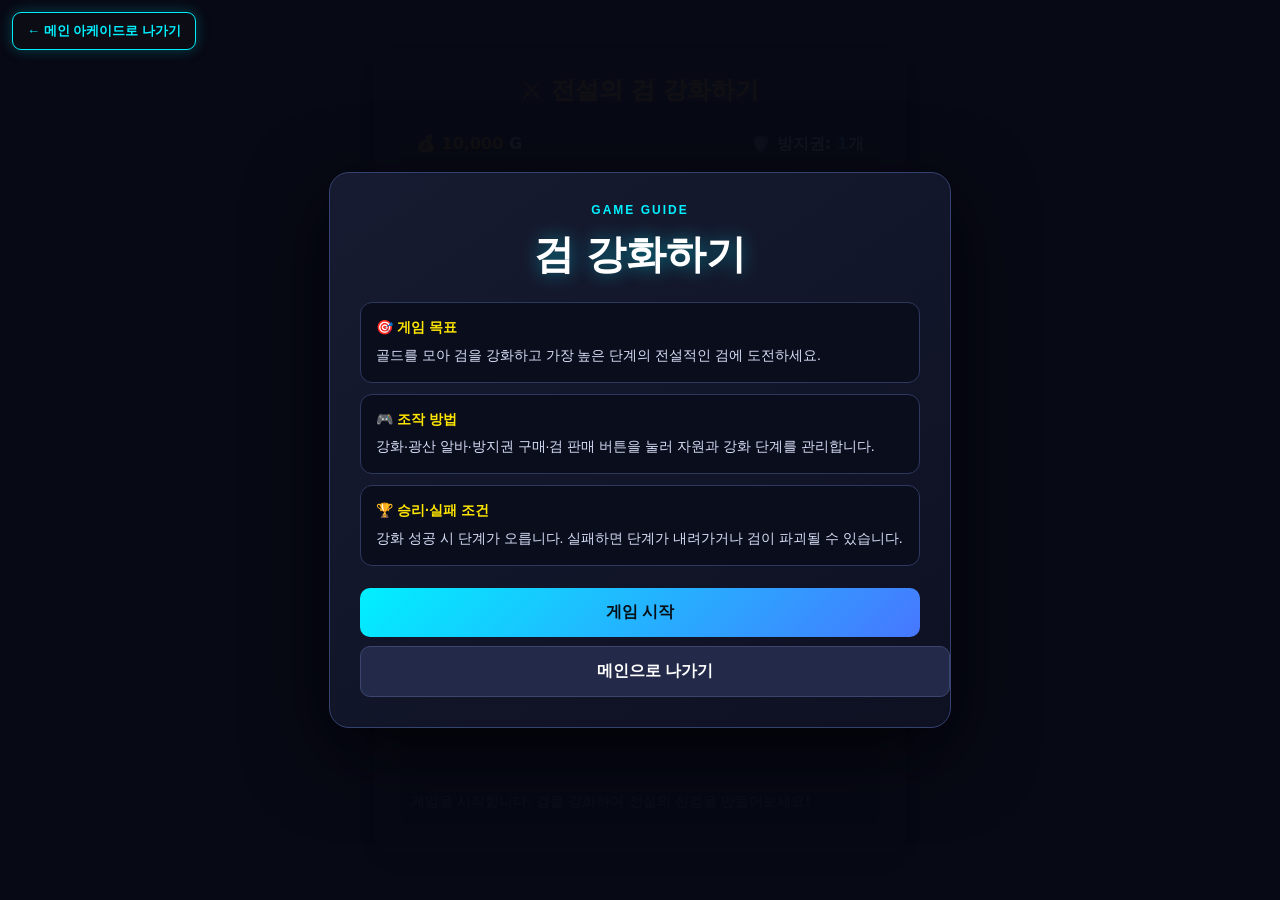
<file: games/sword/index.html>
<!DOCTYPE html>
<html lang="ko">
<head>
    <meta charset="UTF-8">
    <meta name="viewport" content="width=device-width, initial-scale=1.0">
    <title>전설의 검 강화하기</title>
    <style>
        :root {
            --bg-color: #1a1a24;
            --panel-bg: #252636;
            --accent-gold: #ffb703;
            --accent-red: #e63946;
            --accent-green: #2a9d8f;
            --text-main: #f8f9fa;
        }

        body {
            font-family: 'Pretendard', -apple-system, BlinkMacSystemFont, system-ui, Roboto, sans-serif;
            background-color: var(--bg-color);
            color: var(--text-main);
            display: flex;
            justify-content: center;
            align-items: center;
            min-height: 100vh;
            margin: 0;
            padding: 20px;
            box-sizing: border-box;
        }

        .container {
            width: 100%;
            max-width: 480px;
            background: var(--panel-bg);
            border-radius: 16px;
            padding: 24px;
            box-shadow: 0 10px 30px rgba(0, 0, 0, 0.5);
            border: 1px solid rgba(255, 255, 255, 0.1);
            text-align: center;
        }

        h1 {
            font-size: 1.5rem;
            margin-top: 0;
            color: var(--accent-gold);
            text-shadow: 0 0 10px rgba(255, 183, 3, 0.3);
        }

        .status-bar {
            display: flex;
            justify-content: space-between;
            background: rgba(0, 0, 0, 0.3);
            padding: 12px 16px;
            border-radius: 8px;
            margin-bottom: 20px;
            font-weight: bold;
        }

        .gold { color: var(--accent-gold); }
        .scroll { color: #4cc9f0; }

        /* 무기 디스플레이 구역 */
        .weapon-card {
            background: rgba(0, 0, 0, 0.2);
            border: 2px solid rgba(255, 255, 255, 0.05);
            border-radius: 12px;
            padding: 30px 20px;
            margin-bottom: 20px;
            position: relative;
            overflow: hidden;
        }

        .weapon-icon {
            font-size: 5rem;
            margin-bottom: 10px;
            transition: transform 0.1s ease;
            display: inline-block;
        }

        .weapon-level {
            font-size: 1.2rem;
            font-weight: 800;
            color: #aaa;
        }

        .weapon-name {
            font-size: 1.4rem;
            font-weight: bold;
            margin-top: 5px;
            color: var(--text-main);
        }

        /* 확률 스탯 정보 */
        .stats-panel {
            background: rgba(0, 0, 0, 0.2);
            padding: 12px;
            border-radius: 8px;
            font-size: 0.9rem;
            margin-bottom: 20px;
            display: grid;
            grid-template-columns: repeat(3, 1fr);
            gap: 8px;
        }

        .stat-item {
            display: flex;
            flex-direction: column;
            gap: 4px;
        }

        .stat-label { font-size: 0.75rem; color: #888; }
        .stat-val-success { color: var(--accent-green); font-weight: bold; }
        .stat-val-fail { color: var(--accent-gold); font-weight: bold; }
        .stat-val-destroy { color: var(--accent-red); font-weight: bold; }

        /* 컨트롤 버튼 구역 */
        .btn-group {
            display: grid;
            grid-template-columns: 1fr 1fr;
            gap: 10px;
            margin-bottom: 15px;
        }

        button {
            background: #3a3b52;
            color: var(--text-main);
            border: none;
            padding: 14px;
            border-radius: 8px;
            font-size: 0.95rem;
            font-weight: bold;
            cursor: pointer;
            transition: all 0.2s;
        }

        button:hover { background: #4a4b66; transform: translateY(-2px); }
        button:active { transform: translateY(0); }
        button:disabled { opacity: 0.5; cursor: not-allowed; transform: none; }

        .btn-enhance {
            grid-column: span 2;
            background: linear-gradient(135deg, #f72585, #7209b7);
            font-size: 1.1rem;
            padding: 16px;
            box-shadow: 0 4px 15px rgba(247, 37, 133, 0.3);
        }

        .btn-enhance:hover {
            background: linear-gradient(135deg, #ff007f, #8100e0);
        }

        /* 로그 박스 */
        .log-box {
            background: rgba(0, 0, 0, 0.4);
            border-radius: 8px;
            height: 100px;
            padding: 10px;
            overflow-y: auto;
            font-size: 0.85rem;
            text-align: left;
            display: flex;
            flex-direction: column-reverse;
            border: 1px solid rgba(255, 255, 255, 0.05);
        }

        .log-item { margin-bottom: 4px; }
        .log-success { color: #4ed99c; }
        .log-fail { color: #ffb703; }
        .log-destroy { color: #ff5252; font-weight: bold; }
        .log-info { color: #8d99ae; }

        /* 연출 애니메이션 */
        @keyframes hammer {
            0% { transform: rotate(0deg) scale(1); }
            50% { transform: rotate(-30deg) scale(1.2); }
            100% { transform: rotate(0deg) scale(1); }
        }

        @keyframes shake {
            0% { transform: translate(1px, 1px) rotate(0deg); }
            20% { transform: translate(-3px, 0px) rotate(1deg); }
            40% { transform: translate(1px, -1px) rotate(-1deg); }
            60% { transform: translate(-2px, 1px) rotate(0deg); }
            80% { transform: translate(2px, 1px) rotate(1deg); }
            100% { transform: translate(0px, 0px) rotate(0deg); }
        }

        .anim-hammer { animation: hammer 0.3s ease infinite; }
        .anim-shake { animation: shake 0.2s ease infinite; }
    </style>
</head>
<body>

<div class="container">
    <h1>⚔️ 전설의 검 강화하기</h1>

    <div class="status-bar">
        <span>💰 <span id="gold-val" class="gold">10,000</span> G</span>
        <span>🛡️ 방지권: <span id="scroll-val" class="scroll">1</span>개</span>
    </div>

    <div class="weapon-card" id="weapon-card">
        <div class="weapon-icon" id="weapon-icon">🗡️</div>
        <div class="weapon-level" id="weapon-level">+0</div>
        <div class="weapon-name" id="weapon-name">녹슨 낡은 검</div>
    </div>

    <div class="stats-panel">
        <div class="stat-item">
            <span class="stat-label">성공 확률</span>
            <span class="stat-val-success" id="rate-success">100%</span>
        </div>
        <div class="stat-item">
            <span class="stat-label">실패(하락)</span>
            <span class="stat-val-fail" id="rate-fail">0%</span>
        </div>
        <div class="stat-item">
            <span class="stat-label">파괴 확률</span>
            <span class="stat-val-destroy" id="rate-destroy">0%</span>
        </div>
    </div>

    <div class="btn-group">
        <button class="btn-enhance" id="btn-enhance" onclick="actionEnhance()">
            🔨 강화하기 (<span id="cost-enhance">1,000</span> G)
        </button>
        <button onclick="actionWork()">⛏️ 광산 알바 (+골드)</button>
        <button onclick="actionBuyScroll()">🛡️ 방지권 구매 (20k G)</button>
        <button onclick="actionSell()" style="grid-column: span 2; background: #2b2d42;">
            💰 현재 검 판매하기 (<span id="cost-sell">500</span> G)
        </button>
    </div>

    <div class="log-box" id="log-box">
        <div class="log-item log-info">게임을 시작합니다. 검을 강화하여 전설의 신검을 만들어보세요!</div>
    </div>
</div>

<script>
    // --- 게임 상태 관리 ---
    let state = {
        gold: 10000,
        level: 0,
        scrolls: 1,
        isProcessing: false
    };

    const swordNames = [
        "녹슨 낡은 검", "녹을 털어낸 검", "단단한 철검", "강철 장검", "빛나는 은검",
        "명장의 눈부신 검", "마력이 흐르는 검", "고대 정령의 검", "용살자의 대검", "파멸의 붉은검",
        "신성한 광휘의 검", "시공을 가르는 검", "차원의 집행자", "신을 베는 검", "절대자의 신검"
    ];

    const swordIcons = ["🗡️", "⚔️", "🔪", "🗡️", "⚔️", "✨🗡️", "🔮⚔️", "🌿🗡️", "🐉⚔️", "🔥🗡️", "🌟⚔️", "🌀🗡️", "🌌⚔️", "⚡🗡️", "👑⚔️"];

    // --- Web Audio API (합성음 사운드 효과) ---
    const AudioCtx = window.AudioContext || window.webkitAudioContext;
    let audioCtx = null;

    function initAudio() {
        if (!audioCtx) audioCtx = new AudioCtx();
    }

    function playSound(type) {
        initAudio();
        if (!audioCtx) return;

        const osc = audioCtx.createOscillator();
        const gain = audioCtx.createGain();
        osc.connect(gain);
        gain.connect(audioCtx.destination);

        const now = audioCtx.currentTime;

        if (type === 'hammer') {
            // 망치 소리 (짧은 고음 주파수 감소)
            osc.type = 'triangle';
            osc.frequency.setValueAtTime(800, now);
            osc.frequency.exponentialRampToValueAtTime(100, now + 0.1);
            gain.gain.setValueAtTime(0.5, now);
            gain.gain.exponentialRampToValueAtTime(0.01, now + 0.1);
            osc.start(now);
            osc.stop(now + 0.1);
        } else if (type === 'success') {
            // 성공음 (상승음 멜로디)
            osc.type = 'sine';
            osc.frequency.setValueAtTime(440, now);
            osc.frequency.setValueAtTime(554.37, now + 0.1); // C#
            osc.frequency.setValueAtTime(659.25, now + 0.2); // E
            gain.gain.setValueAtTime(0.3, now);
            gain.gain.exponentialRampToValueAtTime(0.01, now + 0.5);
            osc.start(now);
            osc.stop(now + 0.5);
        } else if (type === 'fail') {
            // 실패음 (하강음)
            osc.type = 'sawtooth';
            osc.frequency.setValueAtTime(300, now);
            osc.frequency.linearRampToValueAtTime(150, now + 0.3);
            gain.gain.setValueAtTime(0.3, now);
            gain.gain.exponentialRampToValueAtTime(0.01, now + 0.3);
            osc.start(now);
            osc.stop(now + 0.3);
        } else if (type === 'destroy') {
            // 파괴음 (노이즈 느낌의 저음 붕괴)
            osc.type = 'square';
            osc.frequency.setValueAtTime(120, now);
            osc.frequency.exponentialRampToValueAtTime(30, now + 0.4);
            gain.gain.setValueAtTime(0.5, now);
            gain.gain.exponentialRampToValueAtTime(0.01, now + 0.4);
            osc.start(now);
            osc.stop(now + 0.4);
        } else if (type === 'coin') {
            // 코인 수급 소리
            osc.type = 'sine';
            osc.frequency.setValueAtTime(987.77, now); // B5
            osc.frequency.setValueAtTime(1318.51, now + 0.08); // E6
            gain.gain.setValueAtTime(0.2, now);
            gain.gain.exponentialRampToValueAtTime(0.01, now + 0.25);
            osc.start(now);
            osc.stop(now + 0.25);
        }
    }

    // --- 수치 계산 로직 ---
    function getStats() {
        const cost = Math.floor(1000 * Math.pow(1.5, state.level));
        const sellPrice = Math.floor(500 * Math.pow(2.1, state.level));

        let successRate, destroyRate;

        if (state.level < 3) {
            successRate = 100;
            destroyRate = 0;
        } else if (state.level < 6) {
            successRate = 80 - (state.level - 3) * 10;
            destroyRate = 0;
        } else if (state.level < 10) {
            successRate = 50 - (state.level - 6) * 8;
            destroyRate = 10 + (state.level - 6) * 5;
        } else {
            successRate = Math.max(5, 20 - (state.level - 10) * 3);
            destroyRate = Math.min(50, 30 + (state.level - 10) * 5);
        }

        const failRate = Math.max(0, 100 - successRate - destroyRate);
        return { cost, sellPrice, successRate, failRate, destroyRate };
    }

    // --- UI 업데이트 ---
    function updateUI() {
        const stats = getStats();
        
        document.getElementById('gold-val').innerText = state.gold.toLocaleString();
        document.getElementById('scroll-val').innerText = state.scrolls;
        
        document.getElementById('weapon-level').innerText = `+${state.level}`;
        document.getElementById('weapon-name').innerText = swordNames[Math.min(state.level, swordNames.length - 1)] || `전설의 신검 (+${state.level})`;
        document.getElementById('weapon-icon').innerText = swordIcons[Math.min(state.level, swordIcons.length - 1)] || "👑⚔️";
        
        document.getElementById('rate-success').innerText = `${stats.successRate}%`;
        document.getElementById('rate-fail').innerText = `${stats.failRate}%`;
        document.getElementById('rate-destroy').innerText = `${stats.destroyRate}%`;
        
        document.getElementById('cost-enhance').innerText = stats.cost.toLocaleString();
        document.getElementById('cost-sell').innerText = stats.sellPrice.toLocaleString();

        document.getElementById('btn-enhance').disabled = state.isProcessing;
    }

    function addLog(text, className = 'log-info') {
        const box = document.getElementById('log-box');
        const item = document.createElement('div');
        item.className = `log-item ${className}`;
        item.innerText = text;
        box.insertBefore(item, box.firstChild);
    }

    // --- 주요 행동 컨트롤 ---
    async function actionEnhance() {
        if (state.isProcessing) return;
        const stats = getStats();

        if (state.gold < stats.cost) {
            addLog("❌ 골드가 부족합니다! 광산 알바나 판매를 이용하세요.", "log-fail");
            return;
        }

        // 파괴 방지권 사용 여부 확인
        let useScroll = false;
        if (stats.destroyRate > 0 && state.scrolls > 0) {
            if (confirm(`파괴 위험(${stats.destroyRate}%)이 있습니다. 파괴 방지권을 사용하시겠습니까?`)) {
                state.scrolls--;
                useScroll = true;
                addLog("🛡️ 파괴 방지권이 적용되었습니다.", "log-info");
            }
        }

        state.gold -= stats.cost;
        state.isProcessing = true;
        updateUI();

        // 타격 연출
        const weaponCard = document.getElementById('weapon-card');
        weaponCard.classList.add('anim-hammer');

        for (let i = 0; i < 3; i++) {
            playSound('hammer');
            await new Promise(r => setTimeout(r, 300));
        }

        weaponCard.classList.remove('anim-hammer');

        // 확률 판정
        const rand = Math.random() * 100;

        if (rand < stats.successRate) {
            state.level++;
            playSound('success');
            addLog(`✨ [강화 성공] +${state.level} 달성!`, "log-success");
        } else if (rand < stats.successRate + stats.failRate) {
            playSound('fail');
            if (state.level > 0) {
                state.level--;
                addLog(`💧 [강화 실패] 단계가 하락하여 +${state.level}이 되었습니다.`, "log-fail");
            } else {
                addLog(`💧 [강화 실패] 0강 이하로는 떨어지지 않습니다.`, "log-fail");
            }
        } else {
            if (useScroll) {
                playSound('fail');
                addLog(`🛡️ [파괴 방지] 검이 깨질 위험을 방지권으로 막았습니다!`, "log-info");
            } else {
                playSound('destroy');
                weaponCard.classList.add('anim-shake');
                setTimeout(() => weaponCard.classList.remove('anim-shake'), 400);
                state.level = 0;
                addLog(`💥 [무기 파괴] 검이 산산조각 났습니다... (+0 초기화)`, "log-destroy");
            }
        }

        state.isProcessing = false;
        updateUI();
    }

    function actionWork() {
        if (state.isProcessing) return;
        const earned = Math.floor(Math.random() * 4000) + 3000;
        state.gold += earned;
        playSound('coin');
        addLog(`⛏️ 광산에서 일하여 ${earned.toLocaleString()} G를 얻었습니다.`, "log-info");
        updateUI();
    }

    function actionBuyScroll() {
        if (state.isProcessing) return;
        const price = 20000;
        if (state.gold < price) {
            addLog(`❌ 골드가 부족합니다. (필요: ${price.toLocaleString()} G)`, "log-fail");
            return;
        }
        state.gold -= price;
        state.scrolls++;
        playSound('coin');
        addLog(`🛡️ 파괴 방지권을 구매했습니다.`, "log-info");
        updateUI();
    }

    function actionSell() {
        if (state.isProcessing) return;
        if (state.level === 0) {
            addLog(`❌ 기본 검은 판매할 수 없습니다.`, "log-fail");
            return;
        }

        const stats = getStats();
        if (confirm(`현재 검을 ${stats.sellPrice.toLocaleString()} G에 판매하시겠습니까?`)) {
            state.gold += stats.sellPrice;
            playSound('coin');
            addLog(`💰 +${state.level} 검을 판매하여 ${stats.sellPrice.toLocaleString()} G를 획득했습니다!`, "log-success");
            state.level = 0;
            updateUI();
        }
    }

    // 초기화
    updateUI();
</script>

    <script src="../common/game-shell.js" data-title="검 강화하기" data-goal="골드를 모아 검을 강화하고 가장 높은 단계의 전설적인 검에 도전하세요." data-controls="강화·광산 알바·방지권 구매·검 판매 버튼을 눌러 자원과 강화 단계를 관리합니다." data-result="강화 성공 시 단계가 오릅니다. 실패하면 단계가 내려가거나 검이 파괴될 수 있습니다."></script>
</body>
</html>
</file>
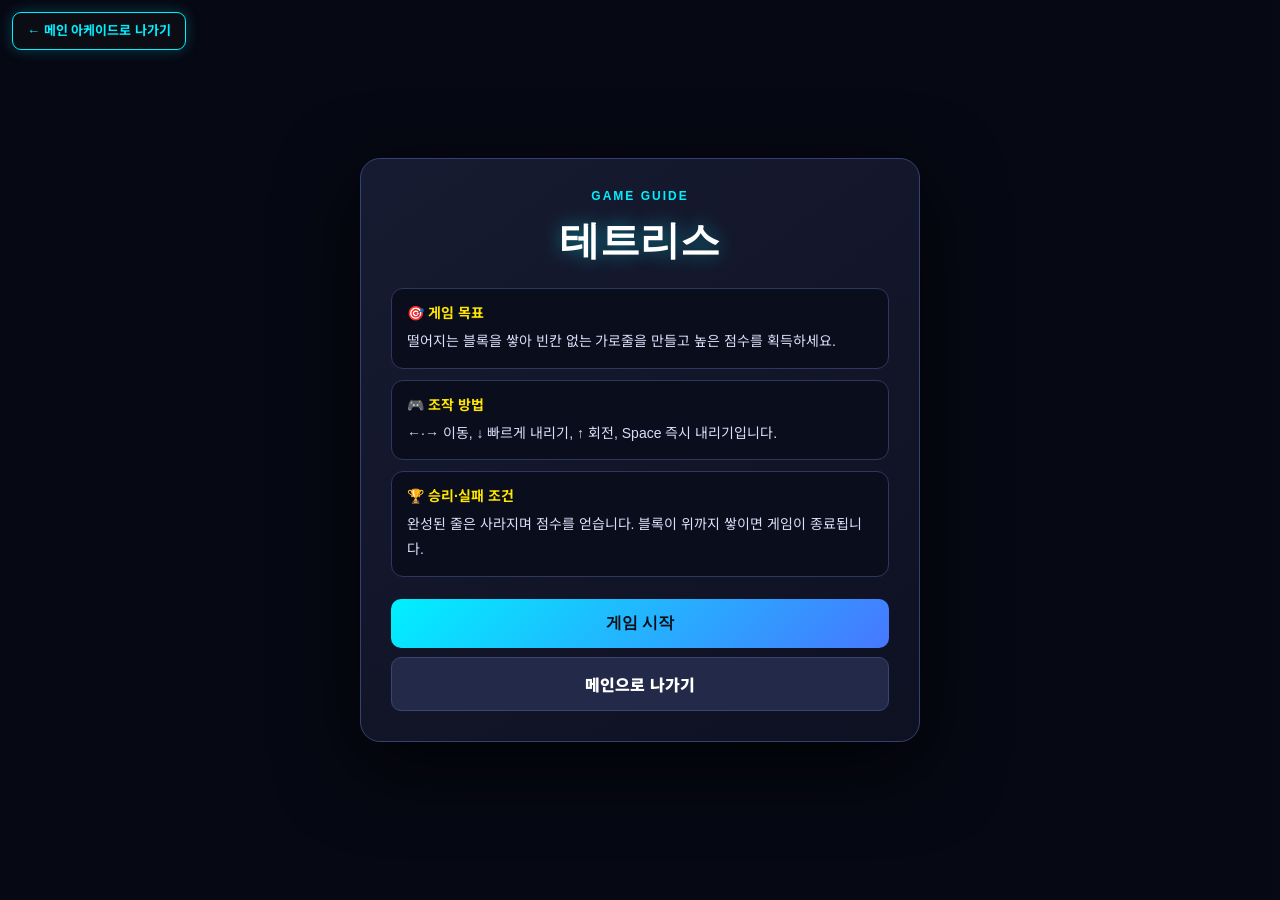
<file: games/tetris/index.html>
<!DOCTYPE html>
<html lang="ko">
<head>
    <meta charset="UTF-8">
    <meta name="viewport" content="width=device-width, initial-scale=1.0">
    <title>테트리스 - VIVE Coding World</title>
    <link href="https://fonts.googleapis.com/css2?family=Orbitron:wght@500;900&family=Noto+Sans+KR:wght@400;700&display=swap" rel="stylesheet">
    <style>
        :root {
            --bg-color: #0d0d15;
            --panel-bg: #161625;
            --neon-primary: #00f0ff;
            --neon-secondary: #ff0055;
            --neon-yellow: #ffe600;
            --text-color: #ffffff;
        }
        * { box-sizing: border-box; margin: 0; padding: 0; user-select: none; }
        body { background-color: var(--bg-color); color: var(--text-color); font-family: 'Noto Sans KR', sans-serif; min-height: 100vh; display: flex; flex-direction: column; align-items: center; justify-content: center; padding: 20px; }
        .header-container { width: 100%; max-width: 500px; display: flex; justify-content: space-between; align-items: center; margin-bottom: 20px; }
        .btn-back { background: transparent; border: 1px solid var(--neon-primary); color: var(--neon-primary); padding: 8px 16px; border-radius: 6px; font-weight: bold; text-decoration: none; font-size: 0.9rem; transition: all 0.3s; }
        .btn-back:hover { background: var(--neon-primary); color: #000; box-shadow: 0 0 10px var(--neon-primary); }
        h1 { font-family: 'Orbitron', sans-serif; font-size: 1.8rem; text-shadow: 0 0 10px var(--neon-primary); }
        .game-wrapper { background-color: var(--panel-bg); border: 2px solid rgba(0, 240, 255, 0.3); border-radius: 18px; padding: 20px; box-shadow: 0 0 30px rgba(0,0,0,0.8); display: flex; gap: 20px; align-items: flex-start; }
        canvas { background: #000; border: 2px solid rgba(255, 255, 255, 0.1); border-radius: 8px; }
        .side-panel { display: flex; flex-direction: column; gap: 20px; min-width: 140px; font-family: 'Orbitron', sans-serif; }
        .info-box { background: rgba(0,0,0,0.4); border: 1px solid rgba(255,255,255,0.05); padding: 12px; border-radius: 10px; text-align: center; }
        .info-label { font-size: 0.75rem; color: #888; margin-bottom: 5px; }
        .info-value { font-size: 1.2rem; font-weight: bold; color: var(--neon-yellow); }
        .btn-action { background: linear-gradient(135deg, var(--neon-primary), #0077ff); border: none; color: #000; padding: 12px; border-radius: 8px; font-weight: bold; font-family: 'Orbitron', sans-serif; cursor: pointer; transition: all 0.2s; box-shadow: 0 0 15px rgba(0, 240, 255, 0.4); }
        .btn-action:hover { transform: translateY(-2px); box-shadow: 0 0 25px rgba(0, 240, 255, 0.7); }
    </style>
</head>
<body>
    <div class="header-container">
        <a href="../../index.html" class="btn-back">⬅ MAIN PORTAL</a>
        <h1>TETRIS</h1>
    </div>
    <div class="game-wrapper">
        <canvas id="tetris" width="240" height="400"></canvas>
        <div class="side-panel">
            <div class="info-box">
                <div class="info-label">NEXT</div>
                <canvas id="next" width="90" height="90"></canvas>
            </div>
            <div class="info-box">
                <div class="info-label">SCORE</div>
                <div id="score" class="info-value">0</div>
            </div>
            <div class="info-box">
                <div class="info-label">LINES</div>
                <div id="lines" class="info-value">0</div>
            </div>
            <button class="btn-action" onclick="resetGame()">RESTART</button>
        </div>
    </div>
    <script>
        const canvas = document.getElementById('tetris');
        const context = canvas.getContext('2d');
        const nextCanvas = document.getElementById('next');
        const nextContext = nextCanvas.getContext('2d');
        
        context.scale(20, 20);
        nextContext.scale(22.5, 22.5);

        const COLORS = [null, '#00f0ff', '#ff0055', '#ffe600', '#00ff66', '#b5179e', '#ffaa00', '#0077ff'];
        const SHAPES = [
            [],
            [[0, 0, 0, 0], [1, 1, 1, 1], [0, 0, 0, 0], [0, 0, 0, 0]], // I
            [[2, 0, 0], [2, 2, 2], [0, 0, 0]], // J
            [[0, 0, 3], [3, 3, 3], [0, 0, 0]], // L
            [[4, 4], [4, 4]], // O
            [[0, 5, 5], [5, 5, 0], [0, 0, 0]], // S
            [[0, 6, 0], [6, 6, 6], [0, 0, 0]], // T
            [[7, 7, 0], [0, 7, 7], [0, 0, 0]]  // Z
        ];

        let arena = createMatrix(12, 20);
        let player = { pos: {x: 0, y: 0}, matrix: null, next: null, score: 0, lines: 0 };
        let dropCounter = 0;
        let dropInterval = 1000;
        let lastTime = 0;
        let isGameOver = false;

        function createMatrix(w, h) {
            const matrix = [];
            while (h--) matrix.push(new Array(w).fill(0));
            return matrix;
        }

        function collide(arena, player) {
            const [m, o] = [player.matrix, player.pos];
            for (let y = 0; y < m.length; ++y) {
                for (let x = 0; x < m[y].length; ++x) {
                    if (m[y][x] !== 0 && (arena[y + o.y] && arena[y + o.y][x + o.x]) !== 0) return true;
                }
            }
            return false;
        }

        function merge(arena, player) {
            player.matrix.forEach((row, y) => {
                row.forEach((value, x) => {
                    if (value !== 0) arena[y + player.pos.y][x + player.pos.x] = value;
                });
            });
        }

        function arenaSweep() {
            let rowCount = 1;
            outer: for (let y = arena.length - 1; y >= 0; --y) {
                for (let x = 0; x < arena[y].length; ++x) {
                    if (arena[y][x] === 0) continue outer;
                }
                const row = arena.splice(y, 1)[0].fill(0);
                arena.unshift(row);
                ++y;
                player.score += rowCount * 10;
                player.lines += 1;
                rowCount *= 2;
            }
            updateScore();
        }

        function drawMatrix(matrix, offset, ctx) {
            matrix.forEach((row, y) => {
                row.forEach((value, x) => {
                    if (value !== 0) {
                        ctx.fillStyle = COLORS[value];
                        ctx.fillRect(x + offset.x, y + offset.y, 1, 1);
                        ctx.lineWidth = 0.05;
                        ctx.strokeStyle = '#000';
                        ctx.strokeRect(x + offset.x, y + offset.y, 1, 1);
                    }
                });
            });
        }

        function draw() {
            context.fillStyle = '#000';
            context.fillRect(0, 0, canvas.width, canvas.height);
            drawMatrix(arena, {x: 0, y: 0}, context);
            drawMatrix(player.matrix, player.pos, context);

            nextContext.fillStyle = '#000';
            nextContext.fillRect(0, 0, nextCanvas.width, nextCanvas.height);
            if (player.next) {
                drawMatrix(player.next, {x: 0.5, y: 0.5}, nextContext);
            }
        }

        function playerDrop() {
            player.pos.y++;
            if (collide(arena, player)) {
                player.pos.y--;
                merge(arena, player);
                playerReset();
                arenaSweep();
            }
            dropCounter = 0;
        }

        function playerMove(dir) {
            player.pos.x += dir;
            if (collide(arena, player)) player.pos.x -= dir;
        }

        function playerRotate(dir) {
            const pos = player.pos.x;
            let offset = 1;
            rotate(player.matrix, dir);
            while (collide(arena, player)) {
                player.pos.x += offset;
                offset = -(offset + (offset > 0 ? 1 : -1));
                if (offset > player.matrix[0].length) {
                    rotate(player.matrix, -dir);
                    player.pos.x = pos;
                    return;
                }
            }
        }

        function rotate(matrix, dir) {
            for (let y = 0; y < matrix.length; ++y) {
                for (let x = 0; x < y; ++x) {
                    [matrix[x][y], matrix[y][x]] = [matrix[y][x], matrix[x][y]];
                }
            }
            if (dir > 0) matrix.forEach(row => row.reverse());
            else matrix.reverse();
        }

        function playerReset() {
            if (!player.next) player.next = SHAPES[Math.floor(Math.random() * 7) + 1];
            player.matrix = player.next;
            player.next = SHAPES[Math.floor(Math.random() * 7) + 1];
            player.pos.y = 0;
            player.pos.x = (arena[0].length / 2 | 0) - (player.matrix[0].length / 2 | 0);
            if (collide(arena, player)) {
                isGameOver = true;
                alert(`GAME OVER!\nScore: ${player.score}`);
            }
        }

        function updateScore() {
            document.getElementById('score').innerText = player.score;
            document.getElementById('lines').innerText = player.lines;
        }

        function resetGame() {
            arena.forEach(row => row.fill(0));
            player.score = 0;
            player.lines = 0;
            player.next = null;
            isGameOver = false;
            updateScore();
            playerReset();
        }

        function update(time = 0) {
            const deltaTime = time - lastTime;
            lastTime = time;
            dropCounter += deltaTime;
            if (dropCounter > dropInterval && !isGameOver) {
                playerDrop();
            }
            draw();
            requestAnimationFrame(update);
        }

        document.addEventListener('keydown', event => {
            if (isGameOver) return;
            if (event.keyCode === 37) playerMove(-1);
            else if (event.keyCode === 39) playerMove(1);
            else if (event.keyCode === 40) playerDrop();
            else if (event.keyCode === 38) playerRotate(1);
            else if (event.keyCode === 32) {
                while (!collide(arena, player)) player.pos.y++;
                player.pos.y--;
                merge(arena, player);
                playerReset();
                arenaSweep();
            }
        });

        resetGame();
        update();
    </script>
    <script src="../common/game-shell.js" data-title="테트리스" data-goal="떨어지는 블록을 쌓아 빈칸 없는 가로줄을 만들고 높은 점수를 획득하세요." data-controls="←·→ 이동, ↓ 빠르게 내리기, ↑ 회전, Space 즉시 내리기입니다." data-result="완성된 줄은 사라지며 점수를 얻습니다. 블록이 위까지 쌓이면 게임이 종료됩니다." data-start="resetGame"></script>
</body>
</html>
</file>
<file: games/memory_fragments/style.css>
:root {
  --bg: #070811;
  --panel: rgba(17, 19, 38, 0.88);
  --panel-strong: #12152a;
  --line: rgba(143, 163, 255, 0.22);
  --text: #f7f8ff;
  --muted: #a9b0cd;
  --cyan: #00f0ff;
  --pink: #ff3d8d;
  --violet: #9f6bff;
  --yellow: #ffe66d;
  --success: #65ffb1;
  --shadow: 0 24px 80px rgba(0, 0, 0, 0.4);
}

* { box-sizing: border-box; }

html { min-width: 0; background: var(--bg); scroll-behavior: smooth; }

body {
  min-width: 0;
  min-height: 100vh;
  margin: 0;
  overflow-x: hidden;
  color: var(--text);
  background:
    radial-gradient(circle at 50% -10%, rgba(95, 64, 190, 0.28), transparent 38rem),
    linear-gradient(180deg, #090a16 0%, #070811 70%);
  font-family: "Noto Sans KR", sans-serif;
}

body::before {
  position: fixed;
  inset: 0;
  z-index: -3;
  content: "";
  opacity: 0.4;
  background-image:
    linear-gradient(rgba(255, 255, 255, 0.018) 1px, transparent 1px),
    linear-gradient(90deg, rgba(255, 255, 255, 0.018) 1px, transparent 1px);
  background-size: 42px 42px;
  mask-image: linear-gradient(to bottom, black, transparent 90%);
}

button, a { -webkit-tap-highlight-color: transparent; }
button { font: inherit; }

a:focus-visible, button:focus-visible {
  outline: 3px solid var(--yellow);
  outline-offset: 4px;
}

.skip-link {
  position: fixed;
  top: 8px;
  left: 50%;
  z-index: 100;
  padding: 10px 16px;
  transform: translate(-50%, -150%);
  border-radius: 8px;
  color: #05070e;
  background: var(--yellow);
  font-weight: 900;
}

.skip-link:focus { transform: translate(-50%, 0); }

.ambient {
  position: fixed;
  z-index: -2;
  width: 28rem;
  height: 28rem;
  border-radius: 50%;
  filter: blur(100px);
  opacity: 0.13;
  pointer-events: none;
}

.ambient-one { top: 15%; left: -12rem; background: var(--cyan); }
.ambient-two { right: -12rem; bottom: 5%; background: var(--pink); }

.topbar {
  display: flex;
  width: min(1180px, calc(100% - 40px));
  min-height: 76px;
  margin: 0 auto;
  align-items: center;
  justify-content: space-between;
  gap: 16px;
  border-bottom: 1px solid var(--line);
}

.home-link {
  display: inline-flex;
  min-height: 44px;
  align-items: center;
  gap: 8px;
  color: var(--cyan);
  font: 700 0.78rem/1 "Orbitron", sans-serif;
  letter-spacing: 0.08em;
  text-decoration: none;
}

.privacy-chip {
  margin: 0;
  padding: 8px 12px;
  border: 1px solid rgba(101, 255, 177, 0.25);
  border-radius: 999px;
  color: #bfffdc;
  background: rgba(24, 95, 65, 0.12);
  font-size: 0.76rem;
}

.app-shell {
  width: min(1180px, calc(100% - 40px));
  min-height: calc(100vh - 76px);
  margin: 0 auto;
  padding: 48px 0 72px;
}

.view[hidden] { display: none !important; }

.intro-view, .ending-view {
  display: flex;
  max-width: 900px;
  min-height: calc(100vh - 196px);
  margin: 0 auto;
  align-items: center;
  flex-direction: column;
  justify-content: center;
  text-align: center;
}

.eyebrow {
  margin: 0 0 10px;
  color: var(--cyan);
  font: 700 0.72rem/1.4 "Orbitron", sans-serif;
  letter-spacing: 0.18em;
  text-transform: uppercase;
}

.intro-view h1, .ending-view h1 {
  margin: 0;
  font: 900 clamp(2.8rem, 8vw, 6.4rem)/0.98 "Orbitron", sans-serif;
  letter-spacing: -0.07em;
  text-wrap: balance;
}

.intro-view h1 span, .ending-view h1 span {
  color: transparent;
  background: linear-gradient(90deg, var(--cyan), #b8b8ff 45%, var(--pink));
  -webkit-background-clip: text;
  background-clip: text;
  filter: drop-shadow(0 0 22px rgba(0, 240, 255, 0.18));
}

.intro-copy, .ending-copy {
  max-width: 670px;
  margin: 26px auto 0;
  color: #c8cde0;
  font-size: clamp(1rem, 2.4vw, 1.17rem);
  line-height: 1.8;
  text-wrap: balance;
}

.archive-purpose {
  display: inline-flex;
  margin: 24px auto 0;
  padding: 9px 14px;
  border: 1px solid rgba(159, 107, 255, 0.36);
  border-radius: 999px;
  color: #e7ddff;
  background: rgba(159, 107, 255, 0.09);
  font-size: 0.82rem;
  font-weight: 900;
  letter-spacing: -0.01em;
  box-shadow: 0 0 22px rgba(159, 107, 255, 0.08);
}

.archive-purpose + .intro-copy { margin-top: 16px; }

.signal-mark {
  display: grid;
  width: 68px;
  height: 68px;
  margin-bottom: 24px;
  place-items: center;
  transform: rotate(45deg);
  border: 1px solid rgba(0, 240, 255, 0.4);
  box-shadow: 0 0 32px rgba(0, 240, 255, 0.16), inset 0 0 20px rgba(159, 107, 255, 0.12);
}

.signal-mark span {
  position: absolute;
  width: 8px;
  height: 8px;
  border-radius: 50%;
  background: var(--cyan);
  box-shadow: 0 0 12px var(--cyan);
  animation: signal 2.4s ease-in-out infinite;
}

.signal-mark span:nth-child(1) { transform: translate(-18px, -18px); }
.signal-mark span:nth-child(2) { transform: translate(18px, -18px); animation-delay: 0.3s; }
.signal-mark span:nth-child(3) { transform: translate(18px, 18px); animation-delay: 0.6s; }
.signal-mark span:nth-child(4) { transform: translate(-18px, 18px); animation-delay: 0.9s; }

@keyframes signal { 50% { opacity: 0.25; transform: scale(0.6) rotate(-45deg); } }

.zone-preview {
  display: flex;
  margin: 34px 0 30px;
  flex-wrap: wrap;
  justify-content: center;
  gap: 9px;
}

.zone-preview span {
  padding: 10px 13px;
  border: 1px solid var(--line);
  border-radius: 999px;
  color: var(--muted);
  background: rgba(18, 21, 42, 0.72);
  font-size: 0.78rem;
}

.primary-button, .secondary-button, .game-link {
  display: inline-flex;
  min-height: 50px;
  align-items: center;
  justify-content: center;
  gap: 10px;
  border-radius: 10px;
  cursor: pointer;
  font-weight: 900;
  text-decoration: none;
  transition: transform 180ms ease, box-shadow 180ms ease, border-color 180ms ease;
}

.primary-button {
  padding: 15px 28px;
  border: 0;
  color: #071016;
  background: linear-gradient(135deg, var(--cyan), #7ba4ff);
  box-shadow: 0 10px 30px rgba(0, 240, 255, 0.2);
}

.primary-button:hover:not(:disabled), .secondary-button:hover, .game-link:hover { transform: translateY(-2px); }
.primary-button:disabled { cursor: not-allowed; opacity: 0.35; box-shadow: none; }
.primary-button.compact { min-height: 48px; padding: 13px 22px; }

.secondary-button {
  padding: 12px 18px;
  border: 1px solid var(--line);
  color: var(--text);
  background: rgba(18, 21, 42, 0.9);
}

.consent-note {
  max-width: 620px;
  margin: 18px auto 0;
  color: #737b99;
  font-size: 0.75rem;
  line-height: 1.6;
}

.explorer-heading {
  display: flex;
  align-items: end;
  justify-content: space-between;
  gap: 24px;
}

.explorer-heading h1 {
  margin: 0;
  font: 900 clamp(2rem, 5vw, 3.6rem)/1.1 "Orbitron", sans-serif;
  letter-spacing: -0.04em;
}

.progress-panel {
  display: grid;
  grid-template-columns: repeat(2, minmax(100px, 1fr));
  min-width: 270px;
  border: 1px solid var(--line);
  border-radius: 14px;
  background: var(--panel);
  box-shadow: var(--shadow);
}

.progress-panel div { padding: 14px 16px; }
.progress-panel div + div { border-left: 1px solid var(--line); }
.progress-panel span { display: block; margin-bottom: 4px; color: var(--muted); font-size: 0.72rem; }
.progress-panel strong { color: var(--yellow); font: 700 1.1rem "Orbitron", sans-serif; }

.zone-map {
  display: grid;
  grid-template-columns: repeat(4, minmax(0, 1fr));
  gap: 12px;
  margin: 34px 0 22px;
}

.zone-button {
  position: relative;
  display: grid;
  min-width: 0;
  min-height: 146px;
  padding: 18px;
  overflow: hidden;
  grid-template-columns: auto 1fr;
  align-content: end;
  align-items: center;
  gap: 11px;
  border: 1px solid var(--line);
  border-radius: 14px;
  color: var(--text);
  background: linear-gradient(145deg, rgba(21, 24, 49, 0.94), rgba(11, 13, 28, 0.94));
  text-align: left;
  cursor: pointer;
  transition: transform 180ms ease, border-color 180ms ease, background 180ms ease;
}

.zone-button::before {
  position: absolute;
  inset: auto -20% -65% 25%;
  height: 100%;
  content: "";
  border-radius: 50%;
  background: var(--zone-color, var(--cyan));
  filter: blur(45px);
  opacity: 0.12;
}

.zone-button:nth-child(2) { --zone-color: var(--yellow); }
.zone-button:nth-child(3) { --zone-color: var(--pink); }
.zone-button:nth-child(4) { --zone-color: var(--violet); }
.zone-button:hover { transform: translateY(-3px); border-color: color-mix(in srgb, var(--zone-color) 70%, transparent); }
.zone-button[aria-pressed="true"] { border-color: var(--zone-color); box-shadow: inset 0 0 0 1px var(--zone-color), 0 12px 28px rgba(0, 0, 0, 0.28); }

.zone-number {
  position: absolute;
  top: 13px;
  left: 15px;
  color: #6e7696;
  font: 700 0.68rem "Orbitron", sans-serif;
}

.zone-icon { font-size: 1.55rem; }
.zone-button strong { display: block; font-size: 0.91rem; }
.zone-button small { display: block; margin-top: 3px; color: var(--muted); font-size: 0.68rem; }
.visit-mark {
  position: absolute;
  top: 12px;
  right: 12px;
  padding: 4px 7px;
  border-radius: 999px;
  color: #707896;
  background: rgba(255, 255, 255, 0.04);
  font-size: 0.62rem;
  font-style: normal;
}
.zone-button.is-visited .visit-mark { color: var(--success); background: rgba(101, 255, 177, 0.1); }

.zone-stage {
  min-height: 380px;
  padding: clamp(22px, 4vw, 38px);
  border: 1px solid var(--line);
  border-radius: 20px;
  background: linear-gradient(150deg, rgba(21, 24, 48, 0.88), rgba(10, 12, 26, 0.94));
  box-shadow: var(--shadow);
}

.zone-stage-heading {
  display: flex;
  align-items: end;
  justify-content: space-between;
  gap: 28px;
  padding-bottom: 24px;
  border-bottom: 1px solid var(--line);
}

.zone-stage-heading h2 { margin: 0; font: 900 clamp(1.6rem, 4vw, 2.6rem) "Orbitron", sans-serif; }
.zone-question { max-width: 410px; margin: 0; color: #d3d8eb; line-height: 1.65; text-align: right; }

.fragment-grid {
  display: grid;
  grid-template-columns: repeat(3, minmax(0, 1fr));
  gap: 14px;
  margin-top: 24px;
}

.fragment-card {
  min-height: 180px;
  padding: 20px;
  border: 1px solid color-mix(in srgb, var(--fragment-color) 45%, transparent);
  border-radius: 14px;
  color: var(--text);
  background: linear-gradient(145deg, color-mix(in srgb, var(--fragment-color) 10%, #15182e), #0c0e1e);
  text-align: left;
  cursor: pointer;
  transition: transform 180ms ease, box-shadow 180ms ease;
}

.fragment-card:hover { transform: translateY(-4px); box-shadow: 0 16px 38px rgba(0, 0, 0, 0.3); }
.fragment-card.is-collected { box-shadow: inset 0 0 0 1px var(--fragment-color); }
.participant-avatar {
  display: grid;
  overflow: hidden;
  place-items: center;
  border: 1px solid color-mix(in srgb, var(--fragment-color, var(--dialog-color, var(--message-color, var(--cyan)))) 55%, transparent);
  border-radius: 14px;
  background: #080b1c;
  box-shadow: 0 0 24px color-mix(in srgb, var(--fragment-color, var(--dialog-color, var(--message-color, var(--cyan)))) 18%, transparent);
}
.participant-avatar img { width: 100%; height: 100%; object-fit: cover; image-rendering: pixelated; }
.participant-avatar-fallback { display: grid; width: 100%; height: 100%; place-items: center; font-size: 2rem; }
.participant-avatar-fallback[hidden] { display: none; }
.fragment-card-avatar { width: 72px; height: 72px; margin-bottom: 18px; }
.fragment-card strong { display: block; font-size: 1rem; }
.fragment-card span { display: block; margin-top: 5px; color: var(--muted); font-size: 0.75rem; }
.fragment-card small { display: block; margin-top: 16px; color: var(--fragment-color); font-weight: 700; }

.empty-state {
  display: flex;
  min-height: 245px;
  padding: 28px;
  align-items: center;
  flex-direction: column;
  justify-content: center;
  text-align: center;
}

.empty-state[hidden] { display: none; }
.empty-orb { display: grid; width: 58px; height: 58px; margin-bottom: 16px; place-items: center; border: 1px solid var(--line); border-radius: 50%; color: var(--cyan); box-shadow: 0 0 24px rgba(0, 240, 255, 0.12); }
.empty-state h3 { margin: 0 0 9px; font-size: 1rem; }
.empty-state p { max-width: 520px; margin: 0; color: var(--muted); font-size: 0.82rem; line-height: 1.65; }
.empty-state code { color: var(--yellow); }

.journey-controls { display: grid; grid-template-columns: 1fr auto 1fr; align-items: center; gap: 12px; margin-top: 20px; }
.journey-controls .secondary-button:last-child { justify-self: end; }
.completion-hint { margin: 13px 0 0; color: var(--muted); font-size: 0.78rem; text-align: center; }

.ending-symbol {
  display: grid;
  width: 88px;
  height: 88px;
  margin-bottom: 26px;
  place-items: center;
  border: 1px solid rgba(255, 230, 109, 0.45);
  border-radius: 50%;
  color: var(--yellow);
  font-size: 2rem;
  box-shadow: 0 0 60px rgba(255, 230, 109, 0.12);
}

.ending-view h1 { font-size: clamp(2.25rem, 7vw, 5.3rem); }
.ending-messages { display: grid; width: 100%; grid-template-columns: repeat(2, minmax(0, 1fr)); gap: 12px; margin: 34px 0 28px; }
.ending-message { padding: 20px; border: 1px solid color-mix(in srgb, var(--message-color) 40%, transparent); border-radius: 14px; background: var(--panel); text-align: left; }
.ending-message-identity { display: flex; align-items: center; gap: 12px; }
.ending-avatar { width: 48px; height: 48px; flex: 0 0 auto; border-radius: 12px; }
.ending-message strong { min-width: 0; overflow-wrap: anywhere; color: var(--message-color); }
.ending-message p { margin: 8px 0 0; color: #d4d8e8; line-height: 1.65; }
.ending-empty { grid-column: 1 / -1; padding: 22px; border: 1px dashed var(--line); border-radius: 14px; color: var(--muted); }
.ending-actions { display: flex; flex-wrap: wrap; justify-content: center; gap: 10px; }

.memory-dialog {
  width: min(600px, calc(100% - 28px));
  max-height: calc(100vh - 40px);
  padding: 0;
  overflow: auto;
  border: 1px solid var(--line);
  border-radius: 20px;
  color: var(--text);
  background: #101329;
  box-shadow: 0 30px 100px rgba(0, 0, 0, 0.7);
}

.memory-dialog::backdrop { background: rgba(3, 4, 12, 0.82); backdrop-filter: blur(8px); }
.dialog-accent { height: 5px; background: var(--dialog-color, var(--cyan)); box-shadow: 0 0 24px var(--dialog-color, var(--cyan)); }
.dialog-close { position: absolute; top: 14px; right: 14px; display: grid; width: 44px; height: 44px; place-items: center; border: 1px solid var(--line); border-radius: 50%; color: var(--text); background: #171a34; font-size: 1.5rem; cursor: pointer; }
.memory-dialog > .eyebrow { padding: 34px 30px 0; }
.dialog-person { display: flex; padding: 6px 30px 24px; align-items: center; gap: 16px; border-bottom: 1px solid var(--line); }
.dialog-avatar-slot { display: contents; }
.dialog-avatar { width: 80px; height: 80px; flex: 0 0 auto; border-radius: 16px; }
.dialog-person h2 { margin: 0; font: 900 1.5rem "Orbitron", sans-serif; }
.dialog-person p { margin: 5px 0 0; color: var(--muted); font-size: 0.8rem; }
.dialog-answers { display: grid; gap: 11px; padding: 24px 30px; }
.dialog-answer { padding: 15px; border: 1px solid var(--line); border-radius: 11px; background: #0b0d1d; }
.dialog-answer strong { display: block; margin-bottom: 7px; color: var(--dialog-color, var(--cyan)); font-size: 0.8rem; }
.dialog-answer p { margin: 0; color: #d8dced; line-height: 1.7; white-space: pre-wrap; }
.load-error { padding: 16px; border: 1px solid var(--pink); border-radius: 10px; color: #ffd3e5; background: rgba(255, 61, 141, 0.1); text-align: center; }

@media (max-width: 900px) {
  .zone-map { grid-template-columns: repeat(2, minmax(0, 1fr)); }
  .fragment-grid { grid-template-columns: repeat(2, minmax(0, 1fr)); }
  .explorer-heading, .zone-stage-heading { align-items: stretch; flex-direction: column; }
  .zone-question { max-width: none; text-align: left; }
  .progress-panel { width: 100%; min-width: 0; }
}

@media (max-width: 580px) {
  .topbar { width: min(100% - 24px, 1180px); min-height: 66px; }
  .privacy-chip { max-width: 155px; padding: 7px 9px; font-size: 0.66rem; text-align: right; }
  .home-link { font-size: 0.67rem; }
  .app-shell { width: min(100% - 24px, 1180px); min-height: calc(100vh - 66px); padding: 30px 0 48px; }
  .intro-view, .ending-view { min-height: calc(100vh - 126px); }
  .intro-view h1 { font-size: clamp(2.45rem, 14vw, 4rem); }
  .zone-preview { margin-top: 26px; }
  .zone-preview span { flex: 1 1 calc(50% - 8px); min-width: 0; padding: 9px 7px; font-size: 0.69rem; }
  .consent-note { font-size: 0.69rem; }
  .archive-purpose { width: 100%; justify-content: center; border-radius: 12px; font-size: 0.75rem; }
  .zone-map { grid-template-columns: 1fr; gap: 9px; margin-top: 26px; }
  .zone-button { min-height: 102px; padding: 18px 15px 14px; }
  .zone-stage { min-height: 350px; padding: 21px 15px; }
  .fragment-grid, .ending-messages { grid-template-columns: 1fr; }
  .journey-controls { grid-template-columns: repeat(2, minmax(0, 1fr)); }
  .journey-controls .secondary-button { width: 100%; padding-inline: 8px; font-size: 0.78rem; }
  .journey-controls .primary-button { grid-column: 1 / -1; grid-row: 2; width: 100%; }
  .dialog-person, .dialog-answers { padding-left: 20px; padding-right: 20px; }
  .memory-dialog > .eyebrow { padding-left: 20px; }
  .fragment-card-avatar { width: 64px; height: 64px; }
  .dialog-avatar { width: 70px; height: 70px; }
}

@media (prefers-reduced-motion: reduce) {
  *, *::before, *::after { scroll-behavior: auto !important; animation-duration: 0.01ms !important; animation-iteration-count: 1 !important; transition-duration: 0.01ms !important; }
}
</file>
<file: games/stickman_count_rush/style.css>
:root {
    --sky: #75d9ff;
    --sky-light: #e9fbff;
    --blue: #176bff;
    --blue-dark: #0d46c8;
    --pink: #ff4c7d;
    --yellow: #ffd43b;
    --ink: #17325c;
    --muted: #607596;
    --panel: rgba(255, 255, 255, 0.94);
    --shadow: 0 22px 60px rgba(28, 67, 120, 0.24);
}

* {
    box-sizing: border-box;
}

html,
body {
    width: 100%;
    min-height: 100%;
    margin: 0;
    overscroll-behavior: none;
}

body {
    display: grid;
    min-height: 100vh;
    min-height: 100dvh;
    place-items: center;
    overflow: hidden;
    color: var(--ink);
    background: linear-gradient(145deg, #dff8ff 0%, #b8ecff 52%, #d8d5ff 100%);
    font-family: "Arial Rounded MT Bold", "Noto Sans KR", system-ui, sans-serif;
}

button,
a {
    font: inherit;
}

button {
    border: 0;
}

.game-shell {
    position: relative;
    width: min(100vw, 480px);
    height: min(100dvh, 840px);
    min-height: 620px;
    overflow: hidden;
    border-radius: 28px;
    background: var(--sky);
    box-shadow: 0 28px 90px rgba(29, 63, 115, 0.28);
    isolation: isolate;
}

#gameCanvas {
    display: block;
    width: 100%;
    height: 100%;
    touch-action: none;
    cursor: grab;
}

#gameCanvas:active {
    cursor: grabbing;
}

.hud {
    position: absolute;
    z-index: 5;
    top: max(12px, env(safe-area-inset-top));
    left: 12px;
    right: 12px;
    display: grid;
    grid-template-columns: 44px minmax(0, 1fr) 44px;
    align-items: start;
    gap: 8px;
    pointer-events: none;
}

.hud-stats {
    display: grid;
    grid-template-columns: repeat(3, minmax(0, 1fr));
    gap: 6px;
}

.hud-chip {
    display: flex;
    min-width: 0;
    padding: 8px 5px 7px;
    flex-direction: column;
    align-items: center;
    border: 2px solid rgba(255, 255, 255, 0.74);
    border-radius: 14px;
    background: rgba(25, 57, 103, 0.84);
    box-shadow: 0 8px 20px rgba(19, 53, 99, 0.2);
    color: #fff;
    backdrop-filter: blur(10px);
}

.hud-chip span {
    font-size: 0.6rem;
    font-weight: 800;
    letter-spacing: 0.04em;
    opacity: 0.72;
}

.hud-chip strong {
    max-width: 100%;
    overflow: hidden;
    font-size: clamp(0.85rem, 4vw, 1.05rem);
    line-height: 1.2;
    text-overflow: ellipsis;
}

.crowd-chip {
    color: #eaf4ff;
    background: rgba(14, 89, 233, 0.9);
}

.icon-button {
    display: grid;
    width: 44px;
    min-height: 44px;
    place-items: center;
    border: 2px solid rgba(255, 255, 255, 0.72);
    border-radius: 14px;
    color: #fff;
    background: rgba(25, 57, 103, 0.82);
    box-shadow: 0 8px 20px rgba(19, 53, 99, 0.22);
    font-size: 1.1rem;
    font-weight: 900;
    text-decoration: none;
    pointer-events: auto;
    cursor: pointer;
}

.icon-button:focus-visible,
.primary-button:focus-visible,
.secondary-button:focus-visible {
    outline: 4px solid var(--yellow);
    outline-offset: 3px;
}

.drag-hint {
    position: absolute;
    z-index: 4;
    bottom: 18%;
    left: 50%;
    display: flex;
    align-items: center;
    gap: 10px;
    padding: 10px 16px;
    transform: translateX(-50%);
    border-radius: 999px;
    color: #fff;
    background: rgba(20, 49, 88, 0.82);
    box-shadow: 0 10px 26px rgba(18, 47, 86, 0.25);
    white-space: nowrap;
    pointer-events: none;
}

.drag-hand {
    display: inline-block;
    animation: drag-guide 1.35s ease-in-out infinite alternate;
}

.screen {
    position: absolute;
    z-index: 10;
    inset: 0;
    display: grid;
    padding: max(20px, env(safe-area-inset-top)) 18px max(20px, env(safe-area-inset-bottom));
    place-items: center;
    overflow: auto;
}

.start-screen {
    background:
        radial-gradient(circle at 20% 16%, rgba(255, 255, 255, 0.86) 0 7%, transparent 7.5%),
        linear-gradient(180deg, #69d8ff 0%, #bceeff 50%, #c7f3db 50%, #7fdda8 100%);
}

.screen-shade {
    background: rgba(21, 42, 78, 0.58);
    backdrop-filter: blur(8px);
}

.screen-card {
    position: relative;
    width: min(100%, 410px);
    padding: 28px 22px 22px;
    border: 4px solid #fff;
    border-radius: 30px;
    text-align: center;
    background: var(--panel);
    box-shadow: var(--shadow);
}

.start-card {
    margin-top: 28px;
}

.compact-card {
    max-width: 350px;
}

.eyebrow {
    margin: 0 0 8px;
    color: var(--blue);
    font-size: 0.7rem;
    font-weight: 900;
    letter-spacing: 0.15em;
}

h1,
h2,
p {
    overflow-wrap: anywhere;
}

h1 {
    margin: 4px 0 12px;
    color: var(--ink);
    font-size: clamp(2rem, 10vw, 3.1rem);
    line-height: 0.88;
    letter-spacing: -0.06em;
    text-shadow: 0 4px 0 rgba(23, 107, 255, 0.15);
}

h1 span {
    color: var(--blue);
}

h2 {
    margin: 2px 0 10px;
    font-size: clamp(1.8rem, 8vw, 2.5rem);
}

.lead,
.compact-card p {
    margin: 0 auto 18px;
    color: var(--muted);
    font-size: 0.9rem;
    font-weight: 700;
    line-height: 1.6;
}

.title-characters {
    position: absolute;
    top: -40px;
    left: 50%;
    display: flex;
    align-items: end;
    gap: 8px;
    transform: translateX(-50%);
}

.mini-stick {
    position: relative;
    display: grid;
    width: 38px;
    height: 62px;
    padding-top: 0;
    place-items: start center;
    color: var(--blue);
    font-size: 2rem;
    filter: drop-shadow(0 7px 5px rgba(25, 57, 103, 0.22));
}

.mini-stick::before,
.mini-stick::after {
    position: absolute;
    top: 25px;
    width: 7px;
    height: 34px;
    content: "";
    border-radius: 6px;
    background: currentColor;
    transform-origin: top;
}

.mini-stick::before {
    left: 11px;
    transform: rotate(16deg);
}

.mini-stick::after {
    right: 11px;
    transform: rotate(-16deg);
}

.yellow-stick {
    color: var(--yellow);
    transform: translateY(-8px) scale(1.12);
}

.pink-stick {
    color: var(--pink);
}

.how-to-play {
    display: grid;
    grid-template-columns: repeat(3, minmax(0, 1fr));
    gap: 8px;
    margin: 18px 0 20px;
}

.how-to-play div {
    display: flex;
    min-width: 0;
    padding: 12px 6px;
    flex-direction: column;
    align-items: center;
    border-radius: 16px;
    background: #edf6ff;
}

.how-icon {
    display: grid;
    width: 34px;
    height: 34px;
    margin-bottom: 5px;
    place-items: center;
    border-radius: 11px;
    color: #fff;
    background: var(--blue);
    font-size: 1.2rem;
    font-weight: 900;
}

.how-to-play strong {
    font-size: 0.72rem;
}

.how-to-play small {
    margin-top: 4px;
    color: var(--muted);
    font-size: 0.58rem;
    line-height: 1.4;
}

.primary-button,
.secondary-button {
    display: flex;
    width: 100%;
    min-height: 52px;
    padding: 12px 18px;
    align-items: center;
    justify-content: center;
    gap: 10px;
    border-radius: 16px;
    font-weight: 900;
    text-decoration: none;
    cursor: pointer;
}

.primary-button {
    color: #fff;
    background: linear-gradient(135deg, #2488ff, #1459e8);
    box-shadow: 0 10px 0 #0f45bc, 0 16px 28px rgba(23, 107, 255, 0.25);
}

.primary-button:active {
    transform: translateY(5px);
    box-shadow: 0 5px 0 #0f45bc, 0 9px 18px rgba(23, 107, 255, 0.2);
}

.secondary-button {
    margin-top: 12px;
    color: var(--ink);
    background: #eaf1fb;
}

.final-score {
    display: flex;
    margin: 16px 0;
    padding: 15px;
    flex-direction: column;
    border-radius: 20px;
    color: #fff;
    background: linear-gradient(135deg, var(--blue), #704cff);
}

.final-score span,
.result-grid span {
    font-size: 0.68rem;
    font-weight: 800;
    opacity: 0.75;
}

.final-score strong {
    font-size: 2.1rem;
}

.result-grid {
    display: grid;
    grid-template-columns: repeat(2, 1fr);
    gap: 9px;
    margin-bottom: 14px;
}

.result-grid div {
    display: flex;
    padding: 11px;
    flex-direction: column;
    border-radius: 15px;
    background: #edf5ff;
}

.result-grid strong {
    margin-top: 3px;
    font-size: 1rem;
}

.record-message {
    margin: 6px 0 14px;
    color: #d38b00;
    font-weight: 900;
}

.is-hidden {
    display: none !important;
}

.sr-only {
    position: absolute;
    width: 1px;
    height: 1px;
    padding: 0;
    margin: -1px;
    overflow: hidden;
    clip: rect(0, 0, 0, 0);
    white-space: nowrap;
    border: 0;
}

@keyframes drag-guide {
    from { transform: translateX(-24px); }
    to { transform: translateX(24px); }
}

@media (max-width: 520px) {
    .game-shell {
        width: 100vw;
        height: 100dvh;
        min-height: 500px;
        border-radius: 0;
    }

    .screen-card {
        padding: 24px 16px 17px;
        border-width: 3px;
        border-radius: 24px;
    }

    .start-card {
        margin-top: 24px;
    }
}

@media (max-height: 690px) {
    .screen {
        place-items: start center;
        padding-top: 52px;
    }

    .start-card {
        margin-top: 8px;
    }

    .how-to-play {
        margin-block: 12px 14px;
    }

    .how-to-play div {
        padding-block: 8px;
    }
}

@media (orientation: landscape) and (max-height: 600px) {
    .game-shell {
        width: min(100vw, 480px);
        height: 100dvh;
        min-height: 0;
        border-radius: 0;
    }
}

@media (prefers-reduced-motion: reduce) {
    *,
    *::before,
    *::after {
        scroll-behavior: auto !important;
        animation-duration: 0.01ms !important;
        animation-iteration-count: 1 !important;
        transition-duration: 0.01ms !important;
    }
}
</file>
